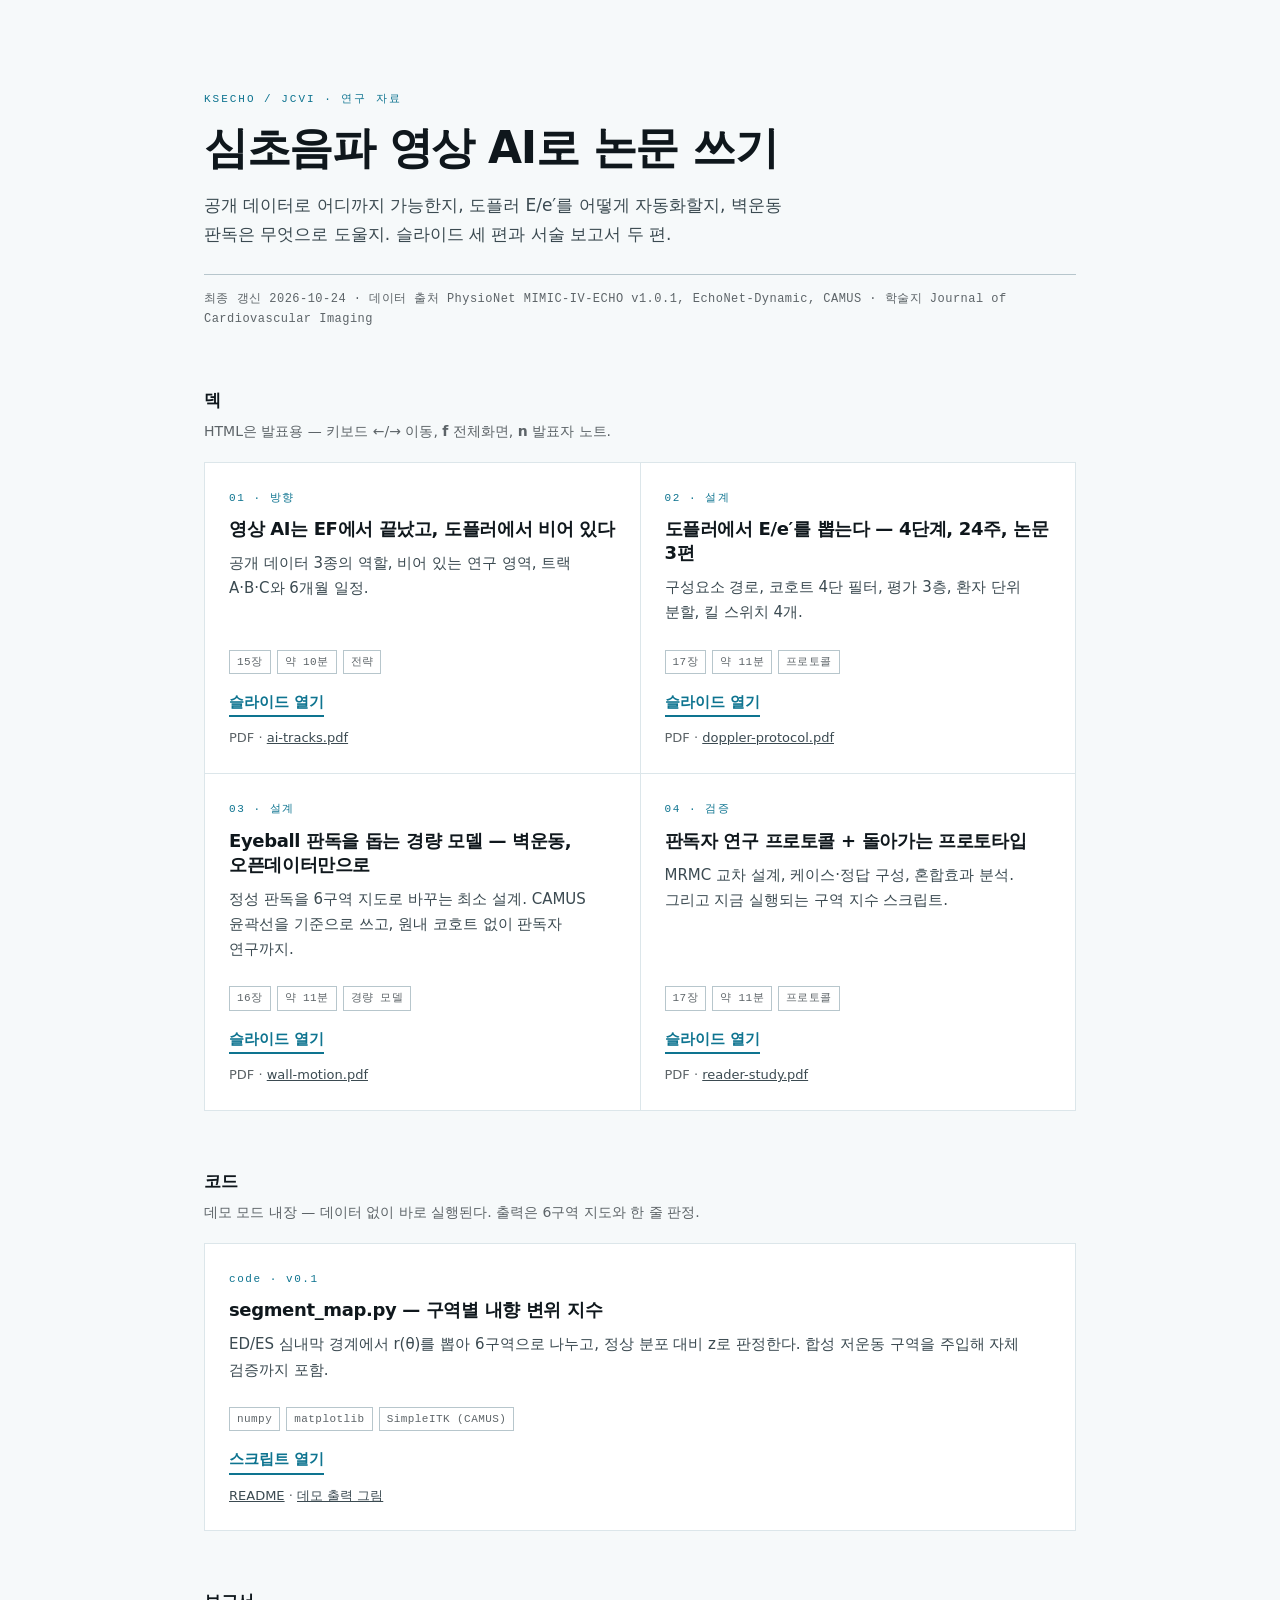
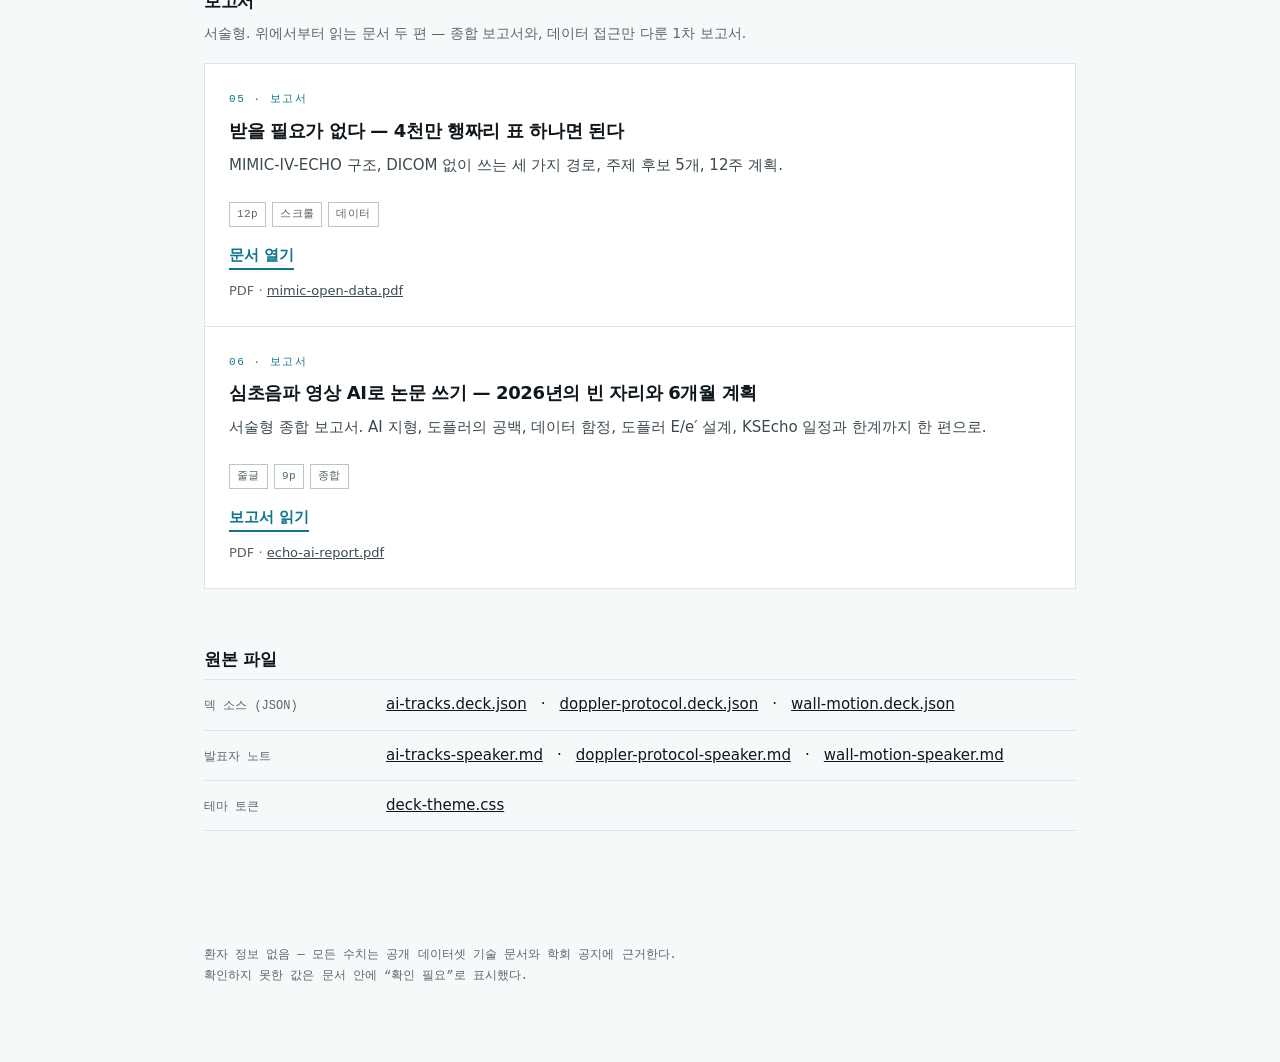
<file: index.html>
<!DOCTYPE html>
<html lang="ko">
<head>
<meta charset="utf-8">
<meta name="viewport" content="width=device-width, initial-scale=1">
<title>KSEcho 연구 자료 — 심초음파 AI · 오픈데이터</title>
<meta name="description" content="한국심초음파학회(KSEcho) 투고를 위한 연구 자료 모음 — 공개 데이터 활용 전략, AI 연구 트랙, 도플러 E/e′ 실험설계.">
<meta property="og:title" content="KSEcho 연구 자료 — 심초음파 AI · 오픈데이터">
<meta property="og:description" content="공개 데이터 활용 전략 · AI 트랙 3개 · 도플러 E/e′ 실험설계">
<meta property="og:type" content="website">
<link rel="icon" href="data:image/svg+xml,%3Csvg xmlns='http://www.w3.org/2000/svg' viewBox='0 0 32 32'%3E%3Crect width='32' height='32' fill='%230E7490'/%3E%3C/svg%3E">
<style>
  :root {
    --c-bg: #F6F9FA;
    --c-surface: #FFFFFF;
    --c-line: #DCE6EA;
    --c-line-strong: #B7C6CC;
    --c-ink: #0F171C;
    --c-ink-2: #3B4A51;
    --c-ink-3: #5D6468;
    --c-accent: #0E7490;
    --c-accent-quiet: #E4F0F4;
    --pad-x: clamp(28px, 5vw, 96px);
    --maxw: 1000px;
  }
  *, *::before, *::after { box-sizing: border-box; }
  body {
    margin: 0;
    background: var(--c-bg);
    color: var(--c-ink);
    font-family: "Pretendard", "Noto Sans KR", system-ui, -apple-system, sans-serif;
    font-size: 1rem;
    line-height: 1.68;
    word-break: keep-all;
    line-break: strict;
    overflow-wrap: break-word;
    hyphens: none;
    -webkit-font-smoothing: antialiased;
  }
  .wrap {
    max-width: var(--maxw);
    margin-inline: auto;
    padding-inline: var(--pad-x);
    padding-top: clamp(48px, 7vw, 104px);
    padding-bottom: clamp(56px, 8vw, 120px);
  }
  .eyebrow {
    font-family: ui-monospace, "SFMono-Regular", Menlo, monospace;
    font-size: .6875rem;
    letter-spacing: .18em;
    text-transform: uppercase;
    color: var(--c-accent);
    margin: 0 0 14px;
  }
  h1 {
    font-size: clamp(1.75rem, 4.4vw, 2.75rem);
    font-weight: 800;
    letter-spacing: -.03em;
    line-height: 1.16;
    margin: 0 0 18px;
    max-width: 20ch;
  }
  .lede {
    font-size: 1.0625rem;
    color: var(--c-ink-2);
    max-width: 56ch;
    margin: 0 0 12px;
  }
  .meta {
    font-family: ui-monospace, "SFMono-Regular", Menlo, monospace;
    font-size: .75rem;
    color: var(--c-ink-3);
    letter-spacing: .04em;
    margin-top: 26px;
    padding-top: 14px;
    border-top: 1px solid var(--c-line-strong);
  }
  h2 {
    font-size: 1.0625rem;
    font-weight: 800;
    letter-spacing: -.02em;
    margin: 56px 0 6px;
  }
  .hint { font-size: .875rem; color: var(--c-ink-3); margin: 0 0 18px; }

  .cards { display: grid; gap: 1px; background: var(--c-line); border: 1px solid var(--c-line); }
  @media (min-width: 760px) { .cards { grid-template-columns: 1fr 1fr; } .cards--single { grid-template-columns: 1fr; } }
  .card {
    background: var(--c-surface);
    padding: 26px 24px 24px;
    display: flex;
    flex-direction: column;
    gap: 10px;
  }
  .card .num {
    font-family: ui-monospace, "SFMono-Regular", Menlo, monospace;
    font-size: .6875rem;
    letter-spacing: .14em;
    color: var(--c-accent);
  }
  .card h3 {
    font-size: 1.125rem;
    font-weight: 800;
    letter-spacing: -.02em;
    line-height: 1.34;
    margin: 0;
  }
  .card p { margin: 0; font-size: .9375rem; color: var(--c-ink-2); }
  .card .tags {
    display: flex; flex-wrap: wrap; gap: 6px;
    margin-top: auto; padding-top: 14px;
  }
  .tag {
    font-family: ui-monospace, "SFMono-Regular", Menlo, monospace;
    font-size: .6875rem;
    letter-spacing: .04em;
    color: var(--c-ink-3);
    border: 1px solid var(--c-line-strong);
    padding: 2px 7px;
  }
  .card a.open {
    display: inline-block;
    margin-top: 6px;
    font-weight: 700;
    font-size: .9375rem;
    color: var(--c-accent);
    text-decoration: none;
    border-bottom: 2px solid var(--c-accent);
    align-self: flex-start;
  }
  .card a.open:hover { background: var(--c-accent-quiet); }
  .card .alt { font-size: .8125rem; color: var(--c-ink-3); }
  .card .alt a { color: var(--c-ink-2); }

  ul.plain { list-style: none; margin: 0; padding: 0; }
  ul.plain li {
    border-top: 1px solid var(--c-line);
    padding: 12px 0;
    display: flex;
    flex-wrap: wrap;
    gap: 4px 14px;
    align-items: baseline;
    font-size: .9375rem;
  }
  ul.plain li:last-child { border-bottom: 1px solid var(--c-line); }
  ul.plain .k {
    font-family: ui-monospace, "SFMono-Regular", Menlo, monospace;
    font-size: .75rem;
    color: var(--c-ink-3);
    min-width: 168px;
  }
  ul.plain a { color: var(--c-ink); }
  ul.plain a:hover { color: var(--c-accent); }

  footer {
    max-width: var(--maxw);
    margin-inline: auto;
    padding: 0;
    margin-inline: auto;
    max-width: var(--maxw);
    font-family: ui-monospace, "SFMono-Regular", Menlo, monospace;
    font-size: .75rem;
    color: var(--c-ink-3);
    line-height: 1.7;
  }
  .wrap--foot { padding-top: 0; padding-bottom: 64px; }
  a { color: var(--c-accent); }
  :focus-visible { outline: 3px solid var(--c-accent); outline-offset: 3px; }
</style>
</head>
<body>
<div class="wrap">
  <p class="eyebrow">KSEcho / JCVI · 연구 자료</p>
  <h1>심초음파 영상 AI로 논문 쓰기</h1>
  <p class="lede">공개 데이터로 어디까지 가능한지, 도플러 E/e′를 어떻게 자동화할지, 벽운동 판독은 무엇으로 도울지. 슬라이드 세 편과 서술 보고서 두 편.</p>
  <p class="meta">최종 갱신 2026-10-24 · 데이터 출처 PhysioNet MIMIC-IV-ECHO v1.0.1, EchoNet-Dynamic, CAMUS · 학술지 Journal of Cardiovascular Imaging</p>

  <h2>덱</h2>
  <p class="hint">HTML은 발표용 — 키보드 ←/→ 이동, <b>f</b> 전체화면, <b>n</b> 발표자 노트.</p>
  <div class="cards">
    <div class="card">
      <span class="num">01 · 방향</span>
      <h3>영상 AI는 EF에서 끝났고, 도플러에서 비어 있다</h3>
      <p>공개 데이터 3종의 역할, 비어 있는 연구 영역, 트랙 A·B·C와 6개월 일정.</p>
      <div class="tags"><span class="tag">15장</span><span class="tag">약 10분</span><span class="tag">전략</span></div>
      <a class="open" href="ai-tracks.html">슬라이드 열기</a>
      <span class="alt">PDF · <a href="pdf/ai-tracks.pdf">ai-tracks.pdf</a></span>
    </div>
    <div class="card">
      <span class="num">02 · 설계</span>
      <h3>도플러에서 E/e′를 뽑는다 — 4단계, 24주, 논문 3편</h3>
      <p>구성요소 경로, 코호트 4단 필터, 평가 3층, 환자 단위 분할, 킬 스위치 4개.</p>
      <div class="tags"><span class="tag">17장</span><span class="tag">약 11분</span><span class="tag">프로토콜</span></div>
      <a class="open" href="doppler-protocol.html">슬라이드 열기</a>
      <span class="alt">PDF · <a href="pdf/doppler-protocol.pdf">doppler-protocol.pdf</a></span>
    </div>
    <div class="card">
      <span class="num">03 · 설계</span>
      <h3>Eyeball 판독을 돕는 경량 모델 — 벽운동, 오픈데이터만으로</h3>
      <p>정성 판독을 6구역 지도로 바꾸는 최소 설계. CAMUS 윤곽선을 기준으로 쓰고, 원내 코호트 없이 판독자 연구까지.</p>
      <div class="tags"><span class="tag">16장</span><span class="tag">약 11분</span><span class="tag">경량 모델</span></div>
      <a class="open" href="wall-motion.html">슬라이드 열기</a>
      <span class="alt">PDF · <a href="pdf/wall-motion.pdf">wall-motion.pdf</a></span>
    </div>
    <div class="card">
      <span class="num">04 · 검증</span>
      <h3>판독자 연구 프로토콜 + 돌아가는 프로토타입</h3>
      <p>MRMC 교차 설계, 케이스·정답 구성, 혼합효과 분석. 그리고 지금 실행되는 구역 지수 스크립트.</p>
      <div class="tags"><span class="tag">17장</span><span class="tag">약 11분</span><span class="tag">프로토콜</span></div>
      <a class="open" href="reader-study.html">슬라이드 열기</a>
      <span class="alt">PDF · <a href="pdf/reader-study.pdf">reader-study.pdf</a></span>
    </div>
  </div>


  <h2>코드</h2>
  <p class="hint">데모 모드 내장 — 데이터 없이 바로 실행된다. 출력은 6구역 지도와 한 줄 판정.</p>
  <div class="cards cards--single">
    <div class="card">
      <span class="num">code · v0.1</span>
      <h3>segment_map.py — 구역별 내향 변위 지수</h3>
      <p>ED/ES 심내막 경계에서 r(θ)를 뽑아 6구역으로 나누고, 정상 분포 대비 z로 판정한다. 합성 저운동 구역을 주입해 자체 검증까지 포함.</p>
      <div class="tags"><span class="tag">numpy</span><span class="tag">matplotlib</span><span class="tag">SimpleITK (CAMUS)</span></div>
      <a class="open" href="code/segment_map.py">스크립트 열기</a>
      <span class="alt"><a href="code/README.md">README</a> · <a href="code/demo_map.png">데모 출력 그림</a></span>
    </div>
  </div>

  <h2>보고서</h2>
  <p class="hint">서술형. 위에서부터 읽는 문서 두 편 — 종합 보고서와, 데이터 접근만 다룬 1차 보고서.</p>
  <div class="cards cards--single">
    <div class="card">
      <span class="num">05 · 보고서</span>
      <h3>받을 필요가 없다 — 4천만 행짜리 표 하나면 된다</h3>
      <p>MIMIC-IV-ECHO 구조, DICOM 없이 쓰는 세 가지 경로, 주제 후보 5개, 12주 계획.</p>
      <div class="tags"><span class="tag">12p</span><span class="tag">스크롤</span><span class="tag">데이터</span></div>
      <a class="open" href="reports/mimic-open-data.html">문서 열기</a>
      <span class="alt">PDF · <a href="pdf/mimic-open-data.pdf">mimic-open-data.pdf</a></span>
    </div>
    <div class="card">
      <span class="num">06 · 보고서</span>
      <h3>심초음파 영상 AI로 논문 쓰기 — 2026년의 빈 자리와 6개월 계획</h3>
      <p>서술형 종합 보고서. AI 지형, 도플러의 공백, 데이터 함정, 도플러 E/e′ 설계, KSEcho 일정과 한계까지 한 편으로.</p>
      <div class="tags"><span class="tag">줄글</span><span class="tag">9p</span><span class="tag">종합</span></div>
      <a class="open" href="reports/echo-ai-report.html">보고서 읽기</a>
      <span class="alt">PDF · <a href="pdf/echo-ai-report.pdf">echo-ai-report.pdf</a></span>
    </div>
  </div>

  <h2>원본 파일</h2>
  <ul class="plain">
    <li><span class="k">덱 소스 (JSON)</span><a href="source/ai-tracks.deck.json">ai-tracks.deck.json</a> · <a href="source/doppler-protocol.deck.json">doppler-protocol.deck.json</a> · <a href="source/wall-motion.deck.json">wall-motion.deck.json</a></li>
    <li><span class="k">발표자 노트</span><a href="notes/ai-tracks-speaker.md">ai-tracks-speaker.md</a> · <a href="notes/doppler-protocol-speaker.md">doppler-protocol-speaker.md</a> · <a href="notes/wall-motion-speaker.md">wall-motion-speaker.md</a></li>
    <li><span class="k">테마 토큰</span><a href="source/deck-theme.css">deck-theme.css</a></li>
  </ul>
</div>

<footer><div class="wrap wrap--foot">
  <p>환자 정보 없음 — 모든 수치는 공개 데이터셋 기술 문서와 학회 공지에 근거한다.<br>
  확인하지 못한 값은 문서 안에 &ldquo;확인 필요&rdquo;로 표시했다.</p>
</div></footer>
</body>
</html>
</file>
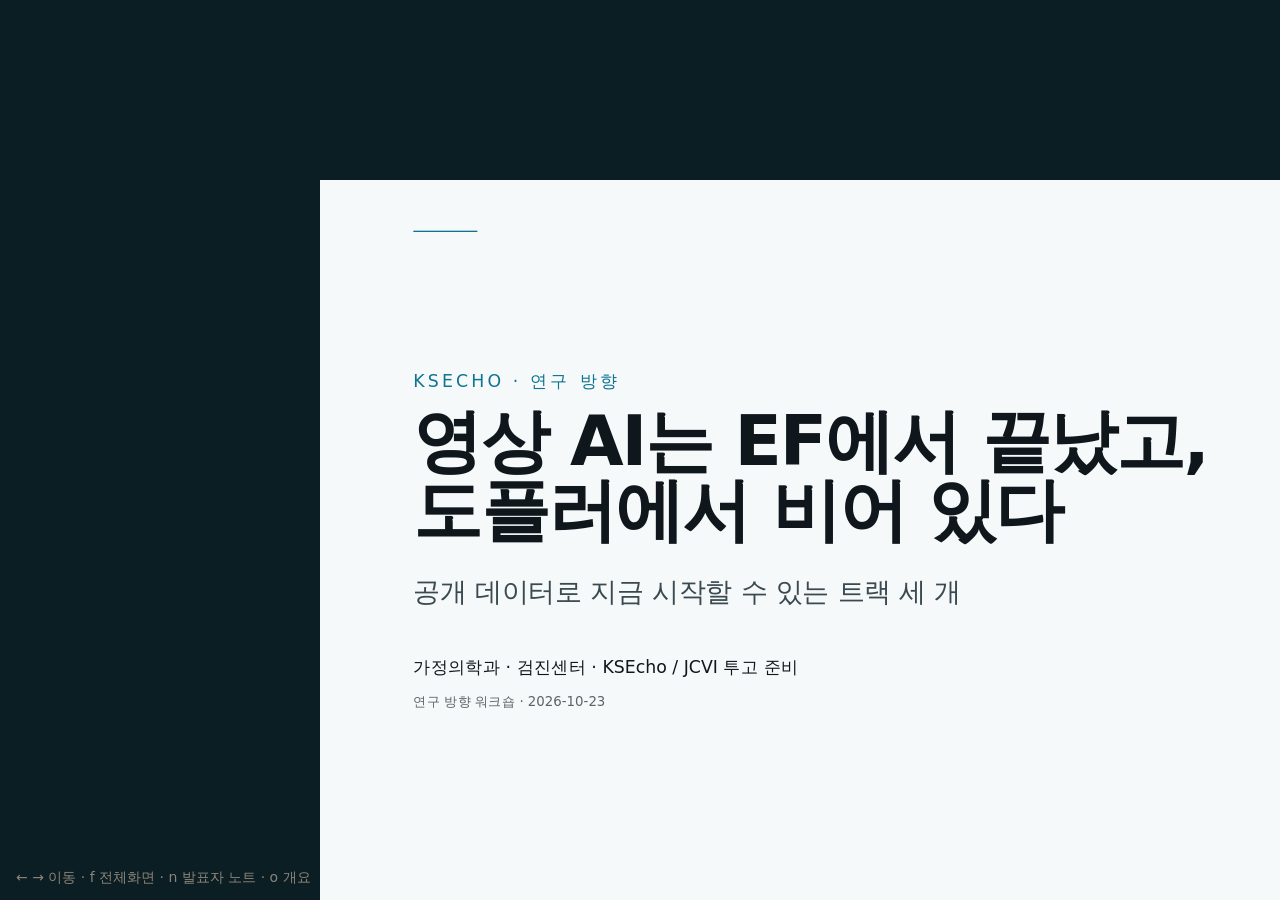
<file: ai-tracks.html>
<!doctype html>
<html lang="ko">
<head>
<meta charset="utf-8">
<title>심초음파 영상 AI — 어디가 비어 있는가</title>
<style>
/* generated by make-deck.py from deck-theme.css */
/* deck-craft — slide tokens (1920×1080 stage)
 * 발표 슬라이드용 토큰. 여기 값만 바꾸면 덱 전체 톤이 바뀐다.
 * 컴포넌트 CSS(make-deck.py 안)에는 hex 를 쓰지 않는다.
 *
 * ⚠ 테마를 덱 주제·청중(학회/기업/정부/교육)마다 새로 유도한다(이 파일 값은 예시).
 *   python3 ~/.config/opencode/skills/design-craft/scripts/theme-advisor.py \
 *     --subject "<발표 주제>" --medium deck --mood "<청중 톤>" --write <임시파일>
 *   → --color-*·--font-*·타이포·밀도를 교체하고 --stage-* 규격은 그대로 둔다.
 *   청중→테마: academic editorial-serif/clinical-precise · corporate swiss-grid ·
 *   government document-plain · education playful-geometric/warm-journal.
 */
:root {
  /* stage */
  --stage-w: 1920px;
  --stage-h: 1080px;
  --stage-pad-x: 140px;
  --stage-pad-y: 110px;

  /* surfaces — 발표장 조명에서는 밝은 배경 + 진한 글자가 가장 안전하다 */
  --color-surface-0: #FBFAF8;
  --color-surface-1: #F1EDE7;
  --color-surface-2: #E4DED5;
  --color-surface-inverse: #14120F;
  --color-text-1: #14120F;
  --color-text-2: #4C463E;
  --color-text-3: #6F675B;   /* 대비 5.34:1 on surface-0 — 캡션도 4.5:1 을 넘긴다 */
  --color-text-on-inverse: #F3EFE9;
  --color-border: rgba(20, 18, 15, .16);
  --color-border-strong: rgba(20, 18, 15, .34);
  --color-accent: #B33A0B;
  --color-accent-quiet: #EFD9CC;
  --color-muted-bar: #C9C2B8;
  --color-positive: #2F6F4E;
  --color-negative: #A32A2A;

  /* type — 발표장 뒤에서 읽히는 최소 크기 기준
   * display 96 / h1 72 / h2 56 / body 36 / small 26 / caption 20
   * 본문 최소 24pt(≈32px) 를 절대 내려가지 않는다. */
  --font-display: "Fraunces", "Noto Serif KR", Georgia, serif;
  --font-body: "Pretendard", "Sora", system-ui, sans-serif;
  --text-display: 104px;
  --text-h1: 76px;
  --text-h2: 54px;
  --text-h3: 40px;
  --text-body: 36px;
  --text-small: 26px;
  --text-caption: 20px;
  --text-kpi: 132px;

  --leading-tight: 1.0;
  --leading-heading: 1.12;
  --leading-body: 1.45;
  --tracking-display: -.025em;
  --tracking-heading: -.02em;

  /* space */
  --space-1: 6px; --space-2: 12px; --space-3: 18px; --space-4: 24px;
  --space-5: 36px; --space-6: 48px; --space-7: 72px; --space-8: 96px;

  /* shape */
  --radius-sm: 3px;
  --radius-md: 8px;
  --rule: 3px;

  /* motion — 발표에서는 페이드 1종만 */
  --duration-in: 260ms;
  --ease-out: cubic-bezier(.22, 1, .36, 1);

  /* chart */
  --chart-axis: rgba(20, 18, 15, .22);
  --chart-grid: rgba(20, 18, 15, .10);
  --chart-label: var(--color-text-2);
}

/* ── 이 덱의 테마: clinical-precise 변형 (cool) ──
 * 주제: 심초음파 영상 AI · 청중: 학회(academic) · 매체: 16:9 발표
 * 근거: 발표장 조명 → 밝은 바탕 + 진한 글자. 악센트는 청록 1색만.
 */
:root {
  --color-surface-0: #F6F9FA;
  --color-surface-1: #EAF1F3;
  --color-surface-2: #DCE6EA;
  --color-surface-inverse: #0B1E24;
  --color-text-1: #0F171C;
  --color-text-2: #3B4A51;
  --color-text-3: #5D6468;
  --color-text-on-inverse: #E8F1F3;
  --color-border: rgba(15, 23, 28, .15);
  --color-border-strong: rgba(15, 23, 28, .32);
  --color-accent: #0E7490;
  --color-accent-quiet: #D3E6EC;
  --color-muted-bar: #B7C6CC;
  --color-positive: #2D6A4B;
  --color-negative: #9E2B2B;
  --chart-axis: rgba(15, 23, 28, .22);
  --chart-grid: rgba(15, 23, 28, .09);
  --rule: 2px;
  --radius-sm: 0px;
  --radius-md: 0px;
  --font-display: "Pretendard", "Noto Sans KR", system-ui, sans-serif;
  --font-body: "Pretendard", "Noto Sans KR", system-ui, sans-serif;
  --tracking-display: -.03em;
  --tracking-heading: -.025em;
}
/* 접근성 — 키보드 포커스 링 */
:focus-visible { outline: 3px solid var(--color-accent); outline-offset: 4px; }


*,*::before,*::after{box-sizing:border-box}
html,body{margin:0;padding:0}
body{background:var(--color-surface-0);color:var(--color-text-1);
  font-family:var(--font-body);font-size:var(--text-body);line-height:var(--leading-body);
  -webkit-font-smoothing:antialiased;font-kerning:normal;
  word-break:keep-all;line-break:strict;overflow-wrap:break-word}
.slide{position:relative;width:var(--stage-w);height:var(--stage-h);
  padding:var(--stage-pad-y) var(--stage-pad-x);display:flex;flex-direction:column;
  background:var(--color-surface-0);overflow:hidden}
.slide::before{content:"";position:absolute;left:var(--stage-pad-x);top:calc(var(--stage-pad-y) - 34px);
  width:96px;height:var(--rule);background:var(--color-accent)}
.slide__head{flex:0 0 auto;max-width:1520px}
.slide__kicker{font-size:var(--text-caption);letter-spacing:.16em;text-transform:uppercase;
  color:var(--color-text-3);margin:0 0 var(--space-3)}
.slide__title{font-family:var(--font-display);font-size:var(--text-h2);
  line-height:var(--leading-heading);letter-spacing:var(--tracking-heading);margin:0;text-wrap:balance}
.slide__lede{font-size:var(--text-small);color:var(--color-text-2);margin:var(--space-4) 0 0;max-width:1400px}
.slide__body{flex:1 1 auto;display:flex;flex-direction:column;justify-content:center;
  gap:var(--space-6);min-height:0;padding-top:var(--space-6)}
.slide__figure{width:100%;display:flex;justify-content:flex-start}
.slide__source{position:absolute;left:var(--stage-pad-x);right:var(--stage-pad-x);
  bottom:calc(var(--stage-pad-y) - 46px);font-size:var(--text-caption);color:var(--color-text-3);margin:0}
.bullets{margin:0;padding:0;list-style:none;display:flex;flex-direction:column;gap:var(--space-4)}
.bullets li{position:relative;padding-left:var(--space-6);max-width:1500px}
.bullets li::before{content:"";position:absolute;left:0;top:.55em;width:14px;height:var(--rule);
  background:var(--color-accent)}
.bullets--tight{gap:var(--space-3)}
.bullets--tight li{font-size:var(--text-small)}
.chart{width:100%;max-width:1440px;height:auto;display:block}
.chart__value{font-family:var(--font-display);font-size:52px;fill:var(--color-text-1);
  font-variant-numeric:tabular-nums}
.chart__label{font-family:var(--font-body);font-size:30px;fill:var(--chart-label)}
.kpis{list-style:none;margin:0;padding:0;display:flex;gap:var(--space-8);flex-wrap:wrap}
.kpis li{display:flex;flex-direction:column;gap:var(--space-2)}
.kpi__value{font-family:var(--font-display);font-size:var(--text-kpi);line-height:1;
  letter-spacing:var(--tracking-display);font-variant-numeric:tabular-nums}
.kpi__label{font-size:var(--text-small);color:var(--color-text-2)}
.tbl{border-collapse:collapse;font-size:var(--text-small);width:100%;max-width:1500px}
.tbl th{text-align:left;font-weight:600;border-bottom:2px solid var(--color-border-strong);
  padding:var(--space-3) var(--space-4)}
.tbl td{padding:var(--space-3) var(--space-4);border-bottom:1px solid var(--color-border);
  font-variant-numeric:tabular-nums}
.cmp{display:flex;gap:var(--space-7);width:100%}
.cmp__col{flex:1 1 0;border-top:var(--rule) solid var(--color-muted-bar);padding-top:var(--space-4)}
.cmp__col:first-child{border-top-color:var(--color-accent)}
.cmp__col h3{font-family:var(--font-display);font-size:var(--text-h3);margin:0 0 var(--space-4)}
.cmp__col ul{margin:0;padding-left:1.1em;font-size:var(--text-small);line-height:1.7}
.quote{margin:0;max-width:1500px}
.quote p{font-family:var(--font-display);font-size:var(--text-h1);line-height:1.25;
  letter-spacing:var(--tracking-heading);margin:0}
.quote cite{display:block;margin-top:var(--space-5);font-size:var(--text-small);
  font-style:normal;color:var(--color-text-3)}
.tl,.flow{list-style:none;margin:0;padding:0;display:flex;gap:var(--space-5);width:100%}
.tl li,.flow li{flex:1 1 0;border-top:var(--rule) solid var(--color-accent);
  padding-top:var(--space-4);display:flex;flex-direction:column;gap:var(--space-2)}
.tl__meta{font-size:var(--text-caption);color:var(--color-text-3);letter-spacing:.08em}
.tl__title,.flow__t{font-size:var(--text-h3);font-family:var(--font-display)}
.flow__b{font-size:var(--text-small);color:var(--color-text-2)}
.cover{display:flex;flex-direction:column;justify-content:center;height:100%;gap:var(--space-3)}
.cover__kicker{font-size:var(--text-small);letter-spacing:.18em;text-transform:uppercase;
  color:var(--color-accent);margin:0}
.cover__title{font-family:var(--font-display);font-size:var(--text-display);line-height:var(--leading-tight);
  letter-spacing:var(--tracking-display);margin:0;max-width:1520px;text-wrap:balance}
.cover__lede{font-size:var(--text-h3);color:var(--color-text-2);margin:var(--space-4) 0 0;max-width:1300px}
.cover__who{font-size:var(--text-small);margin:var(--space-6) 0 0}
.cover__event{font-size:var(--text-caption);color:var(--color-text-3);margin:0}
.slide--section,.slide--closing{background:var(--color-surface-inverse);color:var(--color-text-on-inverse)}
.slide--section .cover__kicker,.slide--closing .cover__kicker{color:var(--color-accent-quiet)}
.slide--section .cover__lede,.slide--closing .cover__lede{color:var(--color-text-on-inverse)}
/* 어두운 슬라이드에서는 캡션 색을 on-inverse 로 바꾼다 (text-3 은 밝은 배경용) */
.slide--section .slide__num,.slide--closing .slide__num,
.slide--section .slide__source,.slide--closing .slide__source,
.slide--section .slide__kicker,.slide--closing .slide__kicker{color:var(--color-text-on-inverse)}
.slide__num{position:absolute;right:var(--stage-pad-x);bottom:calc(var(--stage-pad-y) - 46px);
  font-size:var(--text-caption);color:var(--color-text-3);font-variant-numeric:tabular-nums}
@media (prefers-reduced-motion:reduce){*{transition:none!important;animation:none!important}}

html,body{margin:0;height:100%;background:var(--color-surface-inverse);overflow:hidden}
#stage{position:fixed;inset:0;display:grid;place-items:center}
#deck{width:var(--stage-w);height:var(--stage-h);transform-origin:center center;position:relative}
.slide{position:absolute;inset:0;display:none}
.slide.is-active{display:flex;animation:fade var(--duration-in) var(--ease-out)}
@keyframes fade{from{opacity:0;transform:translateY(10px)}to{opacity:1;transform:none}}
#help{position:fixed;left:16px;bottom:12px;color:#8b8478;font:14px/1.4 system-ui;z-index:10}
</style>
</head>
<body>
<div id="stage"><div id="deck"><section class="slide slide--cover" id="s1" data-index="1"><div class="cover"><p class="cover__kicker">KSEcho · 연구 방향</p><h1 class="cover__title">영상 AI는 EF에서 끝났고,
도플러에서 비어 있다</h1><p class="cover__lede">공개 데이터로 지금 시작할 수 있는 트랙 세 개</p><p class="cover__who">가정의학과 · 검진센터 · KSEcho / JCVI 투고 준비</p><p class="cover__event">연구 방향 워크숍 · 2026-10-23</p></div><span class="slide__num">1 / 15</span></section><section class="slide slide--claim" id="s2" data-index="2"><header class="slide__head"><p class="slide__kicker">01 지형</p><h2 class="slide__title">LVEF 예측 모델은 더 이상 논문이 아니다</h2></header><div class="slide__body"><ul class="bullets"><li>2020년 EchoNet-Dynamic 이후 EF 회귀는 표준 벤치마크로 굳었다</li><li>2024–2026년 사이 영상 파운데이션 모델이 등장해 &#x27;처음부터 학습&#x27;의 가치를 지웠다</li><li>심사자가 지금 묻는 것은 정확도가 아니라 일반화·임상 효용이다</li><li>혼자 시작하는 사람이 이길 수 없는 싸움이다</li></ul></div><p class="slide__source">EchoNet-Dynamic(Ouyang et al., Nature 2020) · EchoPrime 2024 · EchoDino 2026</p><span class="slide__num">2 / 15</span></section><section class="slide slide--figure" id="s3" data-index="3"><header class="slide__head"><p class="slide__kicker">02 지형</p><h2 class="slide__title">쓸 수 있는 공개 데이터는 사실 세 개뿐이다</h2></header><div class="slide__body"><div class="slide__figure"><ul class="kpis"><li><span class="kpi__value">10,030</span><span class="kpi__label">EchoNet-Dynamic · 영상</span></li><li><span class="kpi__value">206,488</span><span class="kpi__label">MIMIC-IV-ECHO · 측정값+결과</span></li><li><span class="kpi__value">500</span><span class="kpi__label">CAMUS · 분할 라벨</span></li></ul></div></div><p class="slide__source">각 데이터셋 공식 기술 페이지 기준 (2026-10 확인)</p><span class="slide__num">3 / 15</span></section><section class="slide slide--claim" id="s4" data-index="4"><header class="slide__head"><p class="slide__kicker">03 빈 자리</p><h2 class="slide__title">비어 있는 곳은 B-mode가 아니라 도플러다</h2></header><div class="slide__body"><ul class="bullets"><li>공개 영상 데이터는 거의 전부 심첨 4방 단면이다 — 도플러 클립이 없다</li><li>그런데 외래에서 판단을 가르는 것은 E/e′, TR jet, 판막 파형이다</li><li>도플러 자동측정은 파형 분할이 필요해 B-mode보다 어렵고, 그래서 덜 풀렸다</li><li>어렵고 덜 풀린 곳 = 혼자서도 기여할 수 있는 곳</li></ul></div><span class="slide__num">4 / 15</span></section><section class="slide slide--claim" id="s5" data-index="5"><header class="slide__head"><p class="slide__kicker">04 반전</p><h2 class="slide__title">도플러 라벨은 이미 20만 건 넘게 쌓여 있다 — 숫자 형태로</h2></header><div class="slide__body"><ul class="bullets"><li>MIMIC-IV-ECHO는 카디올로지스트가 기록한 측정값을 검사당 180–230개 보관한다</li><li>여기에 사망·입원·동반질환이 subject_id로 붙어 있다</li><li>즉 &#x27;영상 → 숫자&#x27;를 사람이 라벨링하지 않고도 학습할 수 있다 (weak supervision)</li><li>문제는 영상 쪽 — 도플러 클립을 찾아내는 일이 남는다</li></ul></div><p class="slide__source">MIMIC-IV-ECHO v1.0.1 · 91,372명 · 2008–2022</p><span class="slide__num">5 / 15</span></section><section class="slide slide--figure" id="s6" data-index="6"><header class="slide__head"><p class="slide__kicker">05 데이터</p><h2 class="slide__title">세 데이터는 역할이 다르고, 겹치지 않는다</h2></header><div class="slide__body"><div class="slide__figure"><table class="tbl"><thead><tr><th scope="col">데이터</th><th scope="col">영상</th><th scope="col">도플러 라벨</th><th scope="col">임상 결과</th><th scope="col">접근</th></tr></thead><tbody><tr><td>EchoNet-Dynamic</td><td>10,030 클립</td><td>없음</td><td>없음</td><td>신청 후</td></tr><tr><td>MIMIC-IV-ECHO</td><td>7,228 검사(영상분)</td><td>있음 (숫자)</td><td>사망·입원</td><td>Credentialed</td></tr><tr><td>CAMUS</td><td>500명 · 3 view</td><td>없음</td><td>없음</td><td>신청 후</td></tr><tr><td>검진 코호트(내 기관)</td><td>미확인</td><td>판독문</td><td>추적 가능</td><td>IRB</td></tr></tbody></table></div></div><p class="slide__source">데이터셋 공식 문서 · 내 기관 규모는 미확인</p><span class="slide__num">6 / 15</span></section><section class="slide slide--compare" id="s7" data-index="7"><header class="slide__head"><p class="slide__kicker">06 선택지</p><h2 class="slide__title">트랙은 난이도가 아니라 &#x27;무엇을 증명하나&#x27;로 갈린다</h2></header><div class="slide__body"><div class="slide__figure"><div class="cmp"><div class="cmp__col"><h3>A. 뷰·적합도 트리아지</h3><ul><li>검진 echo 중 전문의 판독이 필요한 건을 자동 선별</li><li>라벨이 뷰 이름뿐이라 가장 빠름</li><li>임상 효용은 크지만 학술적 신규성은 낮음</li></ul></div><div class="cmp__col"><h3>B. 도플러 E/e′ 자동 추정</h3><ul><li>약지도 라벨로 파형에서 이완기 지표를 뽑는다</li><li>비어 있는 영역 + 학회 주제 적합</li><li>전처리 난이도가 높고 6개월 필요</li></ul></div></div></div></div><span class="slide__num">7 / 15</span></section><section class="slide slide--figure" id="s8" data-index="8"><header class="slide__head"><p class="slide__kicker">07 선택지</p><h2 class="slide__title">세 트랙을 같은 잣대로 재면 순서가 정해진다</h2></header><div class="slide__body"><div class="slide__figure"><table class="tbl"><thead><tr><th scope="col">트랙</th><th scope="col">증명하는 것</th><th scope="col">기간</th><th scope="col">실패 시</th></tr></thead><tbody><tr><td>A. 뷰 트리아지</td><td>운영 효율</td><td>8–10주</td><td>학술지보다 학회 초록</td></tr><tr><td>B. 도플러 E/e′</td><td>새 측정 자동화</td><td>5–6개월</td><td>방법론 논문으로 축소</td></tr><tr><td>C. 교차 데이터 일반화</td><td>일반화 가능성</td><td>3–4개월</td><td>부록 분석으로 흡수</td></tr></tbody></table></div></div><p class="slide__source">내 판단 · 기간은 1인 수행 기준</p><span class="slide__num">8 / 15</span></section><section class="slide slide--claim" id="s9" data-index="9"><header class="slide__head"><p class="slide__kicker">08 1순위</p><h2 class="slide__title">본선은 B — 도플러에서 이완기 지표를 뽑는다</h2></header><div class="slide__body"><ul class="bullets"><li>주제 적합성: 이완기능은 KSEcho의 본령이고 심사에서 설명이 필요 없다</li><li>경쟁 공백: 공개 영상에 도플러가 거의 없어 선행연구가 얇다</li><li>데이터: 라벨은 MIMIC 숫자, 영상은 선택 다운로드, 검증은 내 검진 코호트</li><li>확장: E/e′가 되면 TR jet·판막 파형으로 같은 파이프라인을 재사용한다</li></ul></div><span class="slide__num">9 / 15</span></section><section class="slide slide--flow" id="s10" data-index="10"><header class="slide__head"><p class="slide__kicker">09 설계</p><h2 class="slide__title">파이프라인은 네 단계, 각 단계가 따로 논문이 된다</h2></header><div class="slide__body"><div class="slide__figure"><ol class="flow"><li><span class="flow__t">뷰 게이트</span><span class="flow__b">클립이 도플러인지 판별</span></li><li><span class="flow__t">파형 분할</span><span class="flow__b">E/A 파형 경계 검출</span></li><li><span class="flow__t">지표 회귀</span><span class="flow__b">E/e′·TR velocity 추정</span></li><li><span class="flow__t">임상 연결</span><span class="flow__b">사망·재입원과 연관</span></li></ol></div></div><p class="slide__source">각 단계 실패 시 이전 단계로 되돌아가지 않고, 그 단계 자체를 결과로 보고한다</p><span class="slide__num">10 / 15</span></section><section class="slide slide--claim" id="s11" data-index="11"><header class="slide__head"><p class="slide__kicker">10 평가</p><h2 class="slide__title">정확도로 승부하면 진다 — 재분류와 교정으로 간다</h2></header><div class="slide__body"><ul class="bullets"><li>상관계수·MAE는 이미 포화된 지표다. 심사자가 원하는 것은 임상적 결과다</li><li>Bland–Altman으로 사람 측정과의 일치도를 보인다</li><li>E/e′ 컷오프 기준 재분류(NRI)와 교정 곡선을 1차 결과로 올린다</li><li>그 다음에 사망 예측력의 증분을 본다</li></ul></div><p class="slide__source">평가 지표는 사전 등록해 사후 선택 편향을 막는다</p><span class="slide__num">11 / 15</span></section><section class="slide slide--claim" id="s12" data-index="12"><header class="slide__head"><p class="slide__kicker">11 리스크</p><h2 class="slide__title">실패는 다섯 군데서 온다</h2></header><div class="slide__body"><ul class="bullets"><li>뷰 오분류가 뒤 단계로 전파된다 → 1단계 성능을 먼저 논문으로 끊는다</li><li>MIMIC 라벨은 사람마다 다르게 잰 값이다 → 측정자 변이를 한계로 명시</li><li>도플러 앨리어싱·불완전 파형 → 품질 등급을 별도 클래스로 학습</li><li>선택 다운로드 편향 → 환자 단위 층화로 뽑는다</li><li>단일기관 미국 데이터 → 내 검진 코호트로 외부검증을 반드시 붙인다</li></ul></div><span class="slide__num">12 / 15</span></section><section class="slide slide--timeline" id="s13" data-index="13"><header class="slide__head"><p class="slide__kicker">12 일정</p><h2 class="slide__title">초록은 3개월, 본 논문은 6개월</h2></header><div class="slide__body"><div class="slide__figure"><ol class="tl"><li><span class="tl__meta">M1</span><span class="tl__title">라벨 인벤토리</span></li><li><span class="tl__meta">M2</span><span class="tl__title">선택 다운로드 · 뷰 학습</span></li><li><span class="tl__meta">M3</span><span class="tl__title">뷰 게이트 초록</span></li><li><span class="tl__meta">M4</span><span class="tl__title">파형 분할 · 회귀</span></li><li><span class="tl__meta">M5</span><span class="tl__title">외부검증</span></li><li><span class="tl__meta">M6</span><span class="tl__title">JCVI 투고</span></li></ol></div></div><p class="slide__source">KSE 2027 춘계 초록 시기는 학회 공지 확인 필요</p><span class="slide__num">13 / 15</span></section><section class="slide slide--claim" id="s14" data-index="14"><header class="slide__head"><p class="slide__kicker">13 서사</p><h2 class="slide__title">KSEcho에 맞는 서사는 &#x27;성능&#x27;이 아니라 &#x27;일반화&#x27;다</h2></header><div class="slide__body"><ul class="bullets"><li>미국 단일기관 데이터로 만든 모델을 한국 검진 인구에 적용해 본다</li><li>심초음파학회 독자가 실제로 던지는 질문이 이것이다</li><li>검진센터 소속이라는 약점이 여기서 강점으로 뒤집힌다</li><li>학회지(JCVI)는 기술·임상 융합 논문을 명시적으로 받는다</li></ul></div><p class="slide__source">JCVI aims &amp; scope: clinical, technical, experimental, translational</p><span class="slide__num">14 / 15</span></section><section class="slide slide--closing" id="s15" data-index="15"><div class="cover"><p class="cover__kicker">14 다음</p><h1 class="cover__title">다음 한 걸음은 30분 — 도플러 클립이 있는지 확인하는 것</h1></div><span class="slide__num">15 / 15</span></section></div></div>
<div id="help">← → 이동 · f 전체화면 · n 발표자 노트 · o 개요</div>
<script>
(function(){
  var slides=[].slice.call(document.querySelectorAll('.slide'));
  var i=Math.max(0,Math.min(slides.length-1,(parseInt(location.hash.replace('#s',''),10)||1)-1));
  function scale(){
    var d=document.getElementById('deck'),s=Math.min(innerWidth/1920,innerHeight/1080);
    d.style.transform='scale('+s+')';
  }
  function show(n){
    i=Math.max(0,Math.min(slides.length-1,n));
    slides.forEach(function(el,k){el.classList.toggle('is-active',k===i);});
    history.replaceState(null,'','#s'+(i+1));
    if(notesWin&&!notesWin.closed) notesWin.postMessage({i:i},'*');
  }
  var notesWin=null;
  addEventListener('keydown',function(e){
    if(e.key==='ArrowRight'||e.key===' '||e.key==='PageDown'){e.preventDefault();show(i+1);}
    else if(e.key==='ArrowLeft'||e.key==='PageUp'){e.preventDefault();show(i-1);}
    else if(e.key==='Home')show(0);
    else if(e.key==='End')show(slides.length-1);
    else if(e.key==='f'){document.documentElement.requestFullscreen&&document.documentElement.requestFullscreen();}
    else if(e.key==='n'){notesWin=open('notes.html','notes','width=760,height=520');}
    else if(e.key==='o'){document.getElementById('help').style.display=document.getElementById('help').style.display==='none'?'block':'none';}
  });
  addEventListener('resize',scale);
  scale();show(i);
})();
</script>
</body>
</html>
</file>
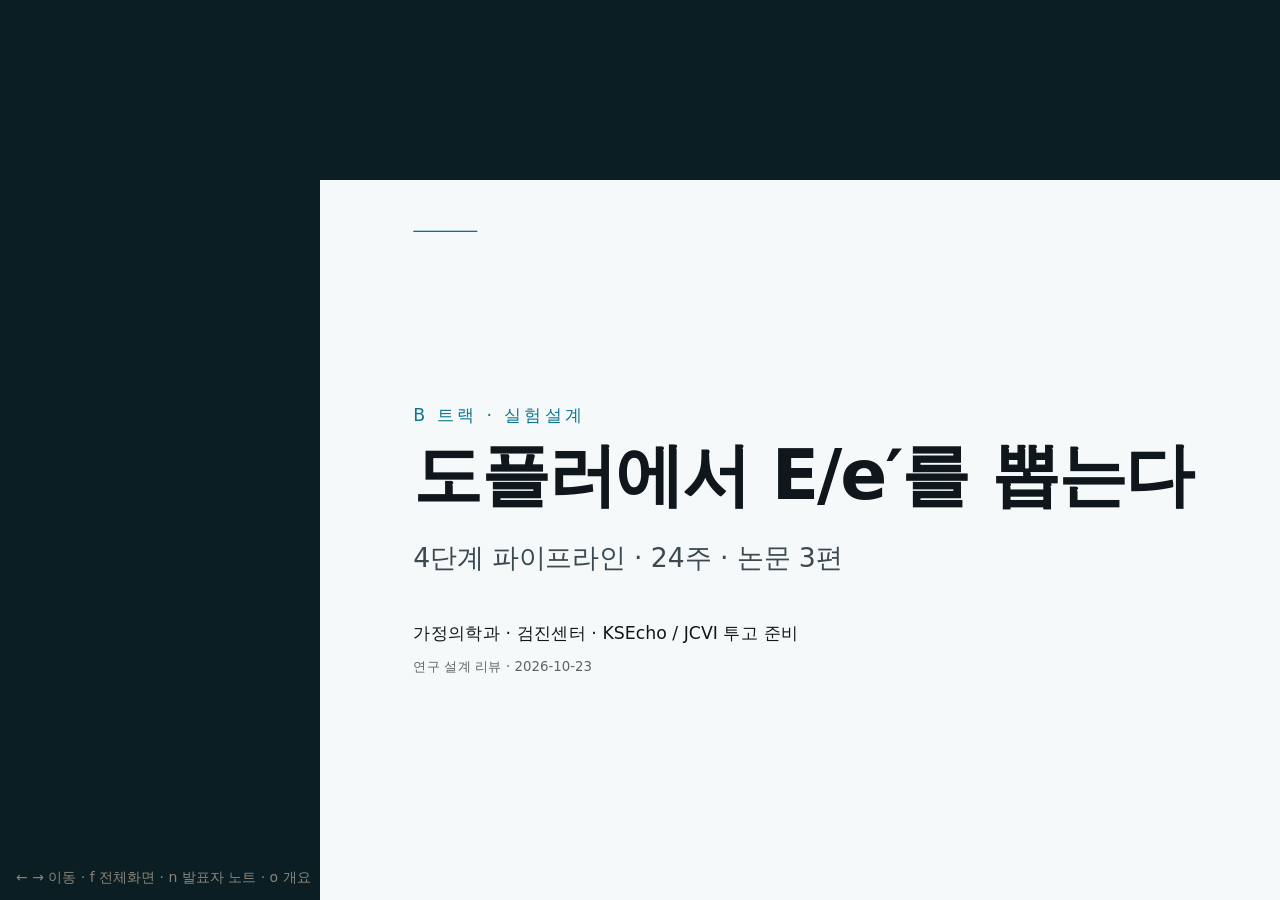
<file: doppler-protocol.html>
<!doctype html>
<html lang="ko">
<head>
<meta charset="utf-8">
<title>도플러 E/e′ 자동화 — B 트랙 실험설계</title>
<style>
/* generated by make-deck.py from deck-theme.css */
/* deck-craft — slide tokens (1920×1080 stage)
 * 발표 슬라이드용 토큰. 여기 값만 바꾸면 덱 전체 톤이 바뀐다.
 * 컴포넌트 CSS(make-deck.py 안)에는 hex 를 쓰지 않는다.
 *
 * ⚠ 테마를 덱 주제·청중(학회/기업/정부/교육)마다 새로 유도한다(이 파일 값은 예시).
 *   python3 ~/.config/opencode/skills/design-craft/scripts/theme-advisor.py \
 *     --subject "<발표 주제>" --medium deck --mood "<청중 톤>" --write <임시파일>
 *   → --color-*·--font-*·타이포·밀도를 교체하고 --stage-* 규격은 그대로 둔다.
 *   청중→테마: academic editorial-serif/clinical-precise · corporate swiss-grid ·
 *   government document-plain · education playful-geometric/warm-journal.
 */
:root {
  /* stage */
  --stage-w: 1920px;
  --stage-h: 1080px;
  --stage-pad-x: 140px;
  --stage-pad-y: 110px;

  /* surfaces — 발표장 조명에서는 밝은 배경 + 진한 글자가 가장 안전하다 */
  --color-surface-0: #FBFAF8;
  --color-surface-1: #F1EDE7;
  --color-surface-2: #E4DED5;
  --color-surface-inverse: #14120F;
  --color-text-1: #14120F;
  --color-text-2: #4C463E;
  --color-text-3: #6F675B;   /* 대비 5.34:1 on surface-0 — 캡션도 4.5:1 을 넘긴다 */
  --color-text-on-inverse: #F3EFE9;
  --color-border: rgba(20, 18, 15, .16);
  --color-border-strong: rgba(20, 18, 15, .34);
  --color-accent: #B33A0B;
  --color-accent-quiet: #EFD9CC;
  --color-muted-bar: #C9C2B8;
  --color-positive: #2F6F4E;
  --color-negative: #A32A2A;

  /* type — 발표장 뒤에서 읽히는 최소 크기 기준
   * display 96 / h1 72 / h2 56 / body 36 / small 26 / caption 20
   * 본문 최소 24pt(≈32px) 를 절대 내려가지 않는다. */
  --font-display: "Fraunces", "Noto Serif KR", Georgia, serif;
  --font-body: "Pretendard", "Sora", system-ui, sans-serif;
  --text-display: 104px;
  --text-h1: 76px;
  --text-h2: 54px;
  --text-h3: 40px;
  --text-body: 36px;
  --text-small: 26px;
  --text-caption: 20px;
  --text-kpi: 132px;

  --leading-tight: 1.0;
  --leading-heading: 1.12;
  --leading-body: 1.45;
  --tracking-display: -.025em;
  --tracking-heading: -.02em;

  /* space */
  --space-1: 6px; --space-2: 12px; --space-3: 18px; --space-4: 24px;
  --space-5: 36px; --space-6: 48px; --space-7: 72px; --space-8: 96px;

  /* shape */
  --radius-sm: 3px;
  --radius-md: 8px;
  --rule: 3px;

  /* motion — 발표에서는 페이드 1종만 */
  --duration-in: 260ms;
  --ease-out: cubic-bezier(.22, 1, .36, 1);

  /* chart */
  --chart-axis: rgba(20, 18, 15, .22);
  --chart-grid: rgba(20, 18, 15, .10);
  --chart-label: var(--color-text-2);
}

/* ── 이 덱의 테마: clinical-precise 변형 (cool) ──
 * 주제: 심초음파 영상 AI · 청중: 학회(academic) · 매체: 16:9 발표
 * 근거: 발표장 조명 → 밝은 바탕 + 진한 글자. 악센트는 청록 1색만.
 */
:root {
  --color-surface-0: #F6F9FA;
  --color-surface-1: #EAF1F3;
  --color-surface-2: #DCE6EA;
  --color-surface-inverse: #0B1E24;
  --color-text-1: #0F171C;
  --color-text-2: #3B4A51;
  --color-text-3: #5D6468;
  --color-text-on-inverse: #E8F1F3;
  --color-border: rgba(15, 23, 28, .15);
  --color-border-strong: rgba(15, 23, 28, .32);
  --color-accent: #0E7490;
  --color-accent-quiet: #D3E6EC;
  --color-muted-bar: #B7C6CC;
  --color-positive: #2D6A4B;
  --color-negative: #9E2B2B;
  --chart-axis: rgba(15, 23, 28, .22);
  --chart-grid: rgba(15, 23, 28, .09);
  --rule: 2px;
  --radius-sm: 0px;
  --radius-md: 0px;
  --font-display: "Pretendard", "Noto Sans KR", system-ui, sans-serif;
  --font-body: "Pretendard", "Noto Sans KR", system-ui, sans-serif;
  --tracking-display: -.03em;
  --tracking-heading: -.025em;
}
/* 접근성 — 키보드 포커스 링 */
:focus-visible { outline: 3px solid var(--color-accent); outline-offset: 4px; }


*,*::before,*::after{box-sizing:border-box}
html,body{margin:0;padding:0}
body{background:var(--color-surface-0);color:var(--color-text-1);
  font-family:var(--font-body);font-size:var(--text-body);line-height:var(--leading-body);
  -webkit-font-smoothing:antialiased;font-kerning:normal;
  word-break:keep-all;line-break:strict;overflow-wrap:break-word}
.slide{position:relative;width:var(--stage-w);height:var(--stage-h);
  padding:var(--stage-pad-y) var(--stage-pad-x);display:flex;flex-direction:column;
  background:var(--color-surface-0);overflow:hidden}
.slide::before{content:"";position:absolute;left:var(--stage-pad-x);top:calc(var(--stage-pad-y) - 34px);
  width:96px;height:var(--rule);background:var(--color-accent)}
.slide__head{flex:0 0 auto;max-width:1520px}
.slide__kicker{font-size:var(--text-caption);letter-spacing:.16em;text-transform:uppercase;
  color:var(--color-text-3);margin:0 0 var(--space-3)}
.slide__title{font-family:var(--font-display);font-size:var(--text-h2);
  line-height:var(--leading-heading);letter-spacing:var(--tracking-heading);margin:0;text-wrap:balance}
.slide__lede{font-size:var(--text-small);color:var(--color-text-2);margin:var(--space-4) 0 0;max-width:1400px}
.slide__body{flex:1 1 auto;display:flex;flex-direction:column;justify-content:center;
  gap:var(--space-6);min-height:0;padding-top:var(--space-6)}
.slide__figure{width:100%;display:flex;justify-content:flex-start}
.slide__source{position:absolute;left:var(--stage-pad-x);right:var(--stage-pad-x);
  bottom:calc(var(--stage-pad-y) - 46px);font-size:var(--text-caption);color:var(--color-text-3);margin:0}
.bullets{margin:0;padding:0;list-style:none;display:flex;flex-direction:column;gap:var(--space-4)}
.bullets li{position:relative;padding-left:var(--space-6);max-width:1500px}
.bullets li::before{content:"";position:absolute;left:0;top:.55em;width:14px;height:var(--rule);
  background:var(--color-accent)}
.bullets--tight{gap:var(--space-3)}
.bullets--tight li{font-size:var(--text-small)}
.chart{width:100%;max-width:1440px;height:auto;display:block}
.chart__value{font-family:var(--font-display);font-size:52px;fill:var(--color-text-1);
  font-variant-numeric:tabular-nums}
.chart__label{font-family:var(--font-body);font-size:30px;fill:var(--chart-label)}
.kpis{list-style:none;margin:0;padding:0;display:flex;gap:var(--space-8);flex-wrap:wrap}
.kpis li{display:flex;flex-direction:column;gap:var(--space-2)}
.kpi__value{font-family:var(--font-display);font-size:var(--text-kpi);line-height:1;
  letter-spacing:var(--tracking-display);font-variant-numeric:tabular-nums}
.kpi__label{font-size:var(--text-small);color:var(--color-text-2)}
.tbl{border-collapse:collapse;font-size:var(--text-small);width:100%;max-width:1500px}
.tbl th{text-align:left;font-weight:600;border-bottom:2px solid var(--color-border-strong);
  padding:var(--space-3) var(--space-4)}
.tbl td{padding:var(--space-3) var(--space-4);border-bottom:1px solid var(--color-border);
  font-variant-numeric:tabular-nums}
.cmp{display:flex;gap:var(--space-7);width:100%}
.cmp__col{flex:1 1 0;border-top:var(--rule) solid var(--color-muted-bar);padding-top:var(--space-4)}
.cmp__col:first-child{border-top-color:var(--color-accent)}
.cmp__col h3{font-family:var(--font-display);font-size:var(--text-h3);margin:0 0 var(--space-4)}
.cmp__col ul{margin:0;padding-left:1.1em;font-size:var(--text-small);line-height:1.7}
.quote{margin:0;max-width:1500px}
.quote p{font-family:var(--font-display);font-size:var(--text-h1);line-height:1.25;
  letter-spacing:var(--tracking-heading);margin:0}
.quote cite{display:block;margin-top:var(--space-5);font-size:var(--text-small);
  font-style:normal;color:var(--color-text-3)}
.tl,.flow{list-style:none;margin:0;padding:0;display:flex;gap:var(--space-5);width:100%}
.tl li,.flow li{flex:1 1 0;border-top:var(--rule) solid var(--color-accent);
  padding-top:var(--space-4);display:flex;flex-direction:column;gap:var(--space-2)}
.tl__meta{font-size:var(--text-caption);color:var(--color-text-3);letter-spacing:.08em}
.tl__title,.flow__t{font-size:var(--text-h3);font-family:var(--font-display)}
.flow__b{font-size:var(--text-small);color:var(--color-text-2)}
.cover{display:flex;flex-direction:column;justify-content:center;height:100%;gap:var(--space-3)}
.cover__kicker{font-size:var(--text-small);letter-spacing:.18em;text-transform:uppercase;
  color:var(--color-accent);margin:0}
.cover__title{font-family:var(--font-display);font-size:var(--text-display);line-height:var(--leading-tight);
  letter-spacing:var(--tracking-display);margin:0;max-width:1520px;text-wrap:balance}
.cover__lede{font-size:var(--text-h3);color:var(--color-text-2);margin:var(--space-4) 0 0;max-width:1300px}
.cover__who{font-size:var(--text-small);margin:var(--space-6) 0 0}
.cover__event{font-size:var(--text-caption);color:var(--color-text-3);margin:0}
.slide--section,.slide--closing{background:var(--color-surface-inverse);color:var(--color-text-on-inverse)}
.slide--section .cover__kicker,.slide--closing .cover__kicker{color:var(--color-accent-quiet)}
.slide--section .cover__lede,.slide--closing .cover__lede{color:var(--color-text-on-inverse)}
/* 어두운 슬라이드에서는 캡션 색을 on-inverse 로 바꾼다 (text-3 은 밝은 배경용) */
.slide--section .slide__num,.slide--closing .slide__num,
.slide--section .slide__source,.slide--closing .slide__source,
.slide--section .slide__kicker,.slide--closing .slide__kicker{color:var(--color-text-on-inverse)}
.slide__num{position:absolute;right:var(--stage-pad-x);bottom:calc(var(--stage-pad-y) - 46px);
  font-size:var(--text-caption);color:var(--color-text-3);font-variant-numeric:tabular-nums}
@media (prefers-reduced-motion:reduce){*{transition:none!important;animation:none!important}}

html,body{margin:0;height:100%;background:var(--color-surface-inverse);overflow:hidden}
#stage{position:fixed;inset:0;display:grid;place-items:center}
#deck{width:var(--stage-w);height:var(--stage-h);transform-origin:center center;position:relative}
.slide{position:absolute;inset:0;display:none}
.slide.is-active{display:flex;animation:fade var(--duration-in) var(--ease-out)}
@keyframes fade{from{opacity:0;transform:translateY(10px)}to{opacity:1;transform:none}}
#help{position:fixed;left:16px;bottom:12px;color:#8b8478;font:14px/1.4 system-ui;z-index:10}
</style>
</head>
<body>
<div id="stage"><div id="deck"><section class="slide slide--cover" id="s1" data-index="1"><div class="cover"><p class="cover__kicker">B 트랙 · 실험설계</p><h1 class="cover__title">도플러에서 E/e′를 뽑는다</h1><p class="cover__lede">4단계 파이프라인 · 24주 · 논문 3편</p><p class="cover__who">가정의학과 · 검진센터 · KSEcho / JCVI 투고 준비</p><p class="cover__event">연구 설계 리뷰 · 2026-10-23</p></div><span class="slide__num">1 / 17</span></section><section class="slide slide--claim" id="s2" data-index="2"><header class="slide__head"><p class="slide__kicker">01 연구질문</p><h2 class="slide__title">묻는 것은 대체가 아니라 재현이다</h2></header><div class="slide__body"><ul class="bullets"><li>1차 질문: 사람이 잰 E/e′를, 영상만으로 같은 값으로 낼 수 있는가</li><li>2차 질문: 그 값이 다른 병원·다른 인구에서도 유지되는가</li><li>3차 질문: 그 값이 사망·재입원과 사람 측정만큼 연관되는가</li><li>대체를 주장하지 않는다 — 보조·선별을 주장한다</li></ul></div><p class="slide__source">보고 지침: TRIPOD+AI · STARD-AI · CLAIM</p><span class="slide__num">2 / 17</span></section><section class="slide slide--compare" id="s3" data-index="3"><header class="slide__head"><p class="slide__kicker">02 설계 갈림길</p><h2 class="slide__title">E/e′를 직접 맞히나, E와 e′를 따로 맞히나</h2></header><div class="slide__body"><div class="slide__figure"><div class="cmp"><div class="cmp__col"><h3>A. 직접 회귀</h3><ul><li>영상 → E/e′ 한 번에 출력</li><li>구현이 단순하고 지표가 하나</li><li>오류가 났을 때 어디서 났는지 모른다</li><li>새 병원에서 왜 틀렸는지 설명 불가</li></ul></div><div class="cmp__col"><h3>B. 구성요소 경로</h3><ul><li>E(승모판 유입)와 e′(조직 도플러)를 각각 예측 후 나눔</li><li>중간값을 사람 측정과 직접 비교할 수 있다</li><li>한쪽이 실패해도 부분 결과가 남는다</li><li>심사에서 &#x27;왜&#x27;를 답할 수 있다</li></ul></div></div></div></div><span class="slide__num">3 / 17</span></section><section class="slide slide--claim" id="s4" data-index="4"><header class="slide__head"><p class="slide__kicker">03 결정</p><h2 class="slide__title">구성요소 경로로 간다 — 나눗셈은 마지막에 한다</h2></header><div class="slide__body"><ul class="bullets"><li>E는 승모판 유입 도플러 파형에서, e′는 조직 도플러 파형에서 각각 뽑는다</li><li>E/e′는 예측값 두 개의 비로 계산한다 — 별도 모델을 두지 않는다</li><li>두 파형은 서로 다른 클립·다른 스케일이라 전처리를 분리한다</li><li>부수 효과: E/A, TR Vmax도 같은 구조로 확장된다</li></ul></div><span class="slide__num">4 / 17</span></section><section class="slide slide--figure" id="s5" data-index="5"><header class="slide__head"><p class="slide__kicker">04 데이터</p><h2 class="slide__title">데이터는 3층 — 학습·내부검증·외부검증을 섞지 않는다</h2></header><div class="slide__body"><div class="slide__figure"><table class="tbl"><thead><tr><th scope="col">층</th><th scope="col">출처</th><th scope="col">쓰임</th><th scope="col">라벨</th></tr></thead><tbody><tr><td>학습</td><td>MIMIC-IV-ECHO (TTE)</td><td>모델 학습</td><td>구조화 측정값</td></tr><tr><td>내부검증</td><td>MIMIC 환자 단위 분할</td><td>성능·과적합 확인</td><td>동일</td></tr><tr><td>외부검증</td><td>자체 검진 코호트</td><td>일반화</td><td>판독문 + 소량 재측정</td></tr><tr><td>정직한 평가</td><td>사람 라벨 300클립</td><td>뷰·파형 정답</td><td>직접 판독</td></tr></tbody></table></div></div><p class="slide__source">MIMIC-IV-ECHO v1.0.1 (91,372명, 2008–2022)</p><span class="slide__num">5 / 17</span></section><section class="slide slide--flow" id="s6" data-index="6"><header class="slide__head"><p class="slide__kicker">05 코호트</p><h2 class="slide__title">코호트는 네 번 걸러진다</h2></header><div class="slide__body"><div class="slide__figure"><ol class="flow"><li><span class="flow__t">전체 TTE</span><span class="flow__b">검사 단위 추출</span></li><li><span class="flow__t">도플러 클립</span><span class="flow__b">유입·조직 도플러 존재</span></li><li><span class="flow__t">라벨 존재</span><span class="flow__b">E·e′ 기록 있음</span></li><li><span class="flow__t">환자 1건</span><span class="flow__b">지수검사만 남김</span></li></ol></div></div><p class="slide__source">마지막 단계에서 환자당 1검사로 줄이지 않으면 같은 사람이 학습·검증에 동시에 들어간다</p><span class="slide__num">6 / 17</span></section><section class="slide slide--claim" id="s7" data-index="7"><header class="slide__head"><p class="slide__kicker">06 라벨</p><h2 class="slide__title">라벨 정제가 성능의 절반이다</h2></header><div class="slide__body"><ul class="bullets"><li>이상값: 부등호·공백·문자 혼입을 먼저 세고, 숫자로 못 바꾸는 행은 버린다(버린 수를 보고한다)</li><li>단위: 같은 항목에 cm와 mm가 섞인다 — 단위별 분포를 눈으로 확인한다</li><li>시대: 랩 시스템 교체로 변수명이 바뀐 구간을 표시하고 층화한다</li><li>노이즈: 측정자 간 변이를 한계로 명시하고, 라벨 품질 3등급으로 나눠 민감도 분석</li></ul></div><span class="slide__num">7 / 17</span></section><section class="slide slide--figure" id="s8" data-index="8"><header class="slide__head"><p class="slide__kicker">07 파이프라인</p><h2 class="slide__title">4단계 — 각 단계가 따로 논문이 된다</h2></header><div class="slide__body"><div class="slide__figure"><ol class="flow"><li><span class="flow__t">1 뷰 게이트</span><span class="flow__b">클립 → 뷰·도플러 종류</span></li><li><span class="flow__t">2 파형 분할</span><span class="flow__b">파형 경계·피크 검출</span></li><li><span class="flow__t">3 지표 산출</span><span class="flow__b">E, e′, TR Vmax</span></li><li><span class="flow__t">4 임상 연결</span><span class="flow__b">사망·재입원 연관</span></li></ol></div></div><p class="slide__source">단계 간 인터페이스는 JSON 한 장으로 고정 — 3단계만 교체해도 전체가 돈다</p><span class="slide__num">8 / 17</span></section><section class="slide slide--claim" id="s9" data-index="9"><header class="slide__head"><p class="slide__kicker">08 1단계</p><h2 class="slide__title">뷰 게이트는 사람 라벨 없이는 주장할 수 없다</h2></header><div class="slide__body"><ul class="bullets"><li>기존 공개 뷰 주석(ECHOVIEW)은 사람이 아니라 분류기가 만든 라벨이다</li><li>그 라벨로 학습하고 그 라벨로 평가하면 자기 확인에 빠진다</li><li>그래서 무작위 300클립을 직접 판독해 평가 전용 세트를 만든다</li><li>목표: 도플러 4종(유입·조직·TR·대동맥)을 정상적으로 분리하는 것</li></ul></div><p class="slide__source">ECHOVIEW: 29,196검사 · 23개 뷰 클래스 · 기계 생성 라벨(사람 검증은 50검사 표본)</p><span class="slide__num">9 / 17</span></section><section class="slide slide--claim" id="s10" data-index="10"><header class="slide__head"><p class="slide__kicker">09 2단계</p><h2 class="slide__title">파형 라벨은 반자동으로 만든다 — 손으로 다 찍지 않는다</h2></header><div class="slide__body"><ul class="bullets"><li>규칙 기반 1차 검출로 후보 경계를 잡고, 사람이 고치기만 한다</li><li>고친 비율을 기록한다 — 이 숫자가 곧 &#x27;자동화 가능성&#x27;의 증거다</li><li>경계가 불명확한 클립은 &#x27;판독불가&#x27; 클래스로 남긴다(버리지 않는다)</li><li>앨리어싱·불완전 파형은 별도 클래스로 학습시켜 실제 환경에서 버티게 한다</li></ul></div><span class="slide__num">10 / 17</span></section><section class="slide slide--claim" id="s11" data-index="11"><header class="slide__head"><p class="slide__kicker">10 3단계</p><h2 class="slide__title">E와 e′를 각각, 그 다음 나눗셈</h2></header><div class="slide__body"><ul class="bullets"><li>E: 승모판 유입 파형의 최대 속도</li><li>e′: 조직 도플러의 초기 이완 피크(중격·측벽 각각)</li><li>출력은 세트로 낸다 — E, e′ sep, e′ lat, E/e′ 평균, 신뢰구간</li><li>신뢰구간을 함께 내는 것이 &#x27;보조 도구&#x27; 주장과 맞는다</li></ul></div><span class="slide__num">11 / 17</span></section><section class="slide slide--figure" id="s12" data-index="12"><header class="slide__head"><p class="slide__kicker">11 평가</p><h2 class="slide__title">평가는 3층 — 일치도, 재분류, 임상 연관</h2></header><div class="slide__body"><div class="slide__figure"><table class="tbl"><thead><tr><th scope="col">층</th><th scope="col">지표</th><th scope="col">판정 기준</th><th scope="col">역할</th></tr></thead><tbody><tr><td>일치도</td><td>ICC, Bland–Altman</td><td>ICC ≥ 0.75</td><td>1차</td></tr><tr><td>진단</td><td>E/e′ 상승 AUC</td><td>AUC ≥ 0.80</td><td>1차</td></tr><tr><td>재분류</td><td>NRI, 교정 기울기</td><td>교정 0.8–1.2</td><td>2차</td></tr><tr><td>임상</td><td>사망 예측 증분</td><td>C-index 증가</td><td>탐색</td></tr></tbody></table></div></div><p class="slide__source">컷오프는 ASE/EACVI 이완기능 권고의 E/e′ 기준을 따른다 — 사전 등록</p><span class="slide__num">12 / 17</span></section><section class="slide slide--claim" id="s13" data-index="13"><header class="slide__head"><p class="slide__kicker">12 누수</p><h2 class="slide__title">분할은 환자 단위, 시대는 층화</h2></header><div class="slide__body"><ul class="bullets"><li>같은 환자의 다른 검사가 양쪽에 들어가면 성능이 부풀려진다 — subject_id 단위로 자른다</li><li>2차로 시간 분할(과거 학습 → 최근 검증)을 함께 본다. 실제 배포 조건과 같다</li><li>랩 시스템 교체 전후를 층화해 시대별 성능을 따로 보고한다</li><li>성능 차이가 크면 그것 자체가 결과다 — 숨기지 않는다</li></ul></div><span class="slide__num">13 / 17</span></section><section class="slide slide--claim" id="s14" data-index="14"><header class="slide__head"><p class="slide__kicker">13 표본수</p><h2 class="slide__title">표본수는 지금 정하지 않는다 — 입력값만 고정한다</h2></header><div class="slide__body"><ul class="bullets"><li>일치도: 허용 가능한 LoA 폭과 예상 표준편차를 먼저 정한다</li><li>진단: 목표 AUC와 비교 기준 AUC, 검정력을 정한다</li><li>임상: 사건 수 기준으로 계산한다(사망 사건이 기준)</li><li>이 네 입력이 확정되면 계산 스크립트로 수치를 낸다 — 지금 숫자를 지어내지 않는다</li></ul></div><p class="slide__source">산출물: sample-size.py + 결과 표를 프로토콜 부록에 첨부</p><span class="slide__num">14 / 17</span></section><section class="slide slide--claim" id="s15" data-index="15"><header class="slide__head"><p class="slide__kicker">14 리스크</p><h2 class="slide__title">킬 스위치 네 개를 미리 걸어 둔다</h2></header><div class="slide__body"><ul class="bullets"><li>도플러 클립이 전체의 20% 미만이면 → B 중단, A 트랙으로 전환</li><li>E·e′ 라벨 보유 검사가 5천 건 미만이면 → 단일 지표(E만)로 축소</li><li>1단계 사람 라벨 평가에서 목표에 못 미치면 → 파이프라인 재설계, 3단계 착수 금지</li><li>최종 ICC가 0.70 미만이면 → &#x27;AI vs 사람 불일치 분석&#x27; 논문으로 전환(그것도 논문이다)</li></ul></div><p class="slide__source">킬 스위치는 8주·16주 리뷰에서만 판정한다 — 중간에 흔들지 않는다</p><span class="slide__num">15 / 17</span></section><section class="slide slide--timeline" id="s16" data-index="16"><header class="slide__head"><p class="slide__kicker">15 일정</p><h2 class="slide__title">24주 — 8주마다 산출물 하나</h2></header><div class="slide__body"><div class="slide__figure"><ol class="tl"><li><span class="tl__meta">W1–4</span><span class="tl__title">클립 존재 확인 · 라벨 인벤토리</span></li><li><span class="tl__meta">W5–8</span><span class="tl__title">1단계 뷰 게이트 + 사람 라벨 300</span></li><li><span class="tl__meta">W9–16</span><span class="tl__title">2단계 파형 분할 · 반자동 라벨</span></li><li><span class="tl__meta">W17–20</span><span class="tl__title">3단계 E·e′ 산출 · 일치도</span></li><li><span class="tl__meta">W21–24</span><span class="tl__title">외부검증 · 원고 2편 투고</span></li></ol></div></div><p class="slide__source">1인 수행 기준 · 1단계 결과에 따라 2단계 착수 여부 결정</p><span class="slide__num">16 / 17</span></section><section class="slide slide--closing" id="s17" data-index="17"><div class="cover"><p class="cover__kicker">16 다음</p><h1 class="cover__title">이번 주 — 도플러 클립 50명을 세는 것</h1></div><span class="slide__num">17 / 17</span></section></div></div>
<div id="help">← → 이동 · f 전체화면 · n 발표자 노트 · o 개요</div>
<script>
(function(){
  var slides=[].slice.call(document.querySelectorAll('.slide'));
  var i=Math.max(0,Math.min(slides.length-1,(parseInt(location.hash.replace('#s',''),10)||1)-1));
  function scale(){
    var d=document.getElementById('deck'),s=Math.min(innerWidth/1920,innerHeight/1080);
    d.style.transform='scale('+s+')';
  }
  function show(n){
    i=Math.max(0,Math.min(slides.length-1,n));
    slides.forEach(function(el,k){el.classList.toggle('is-active',k===i);});
    history.replaceState(null,'','#s'+(i+1));
    if(notesWin&&!notesWin.closed) notesWin.postMessage({i:i},'*');
  }
  var notesWin=null;
  addEventListener('keydown',function(e){
    if(e.key==='ArrowRight'||e.key===' '||e.key==='PageDown'){e.preventDefault();show(i+1);}
    else if(e.key==='ArrowLeft'||e.key==='PageUp'){e.preventDefault();show(i-1);}
    else if(e.key==='Home')show(0);
    else if(e.key==='End')show(slides.length-1);
    else if(e.key==='f'){document.documentElement.requestFullscreen&&document.documentElement.requestFullscreen();}
    else if(e.key==='n'){notesWin=open('notes.html','notes','width=760,height=520');}
    else if(e.key==='o'){document.getElementById('help').style.display=document.getElementById('help').style.display==='none'?'block':'none';}
  });
  addEventListener('resize',scale);
  scale();show(i);
})();
</script>
</body>
</html>
</file>
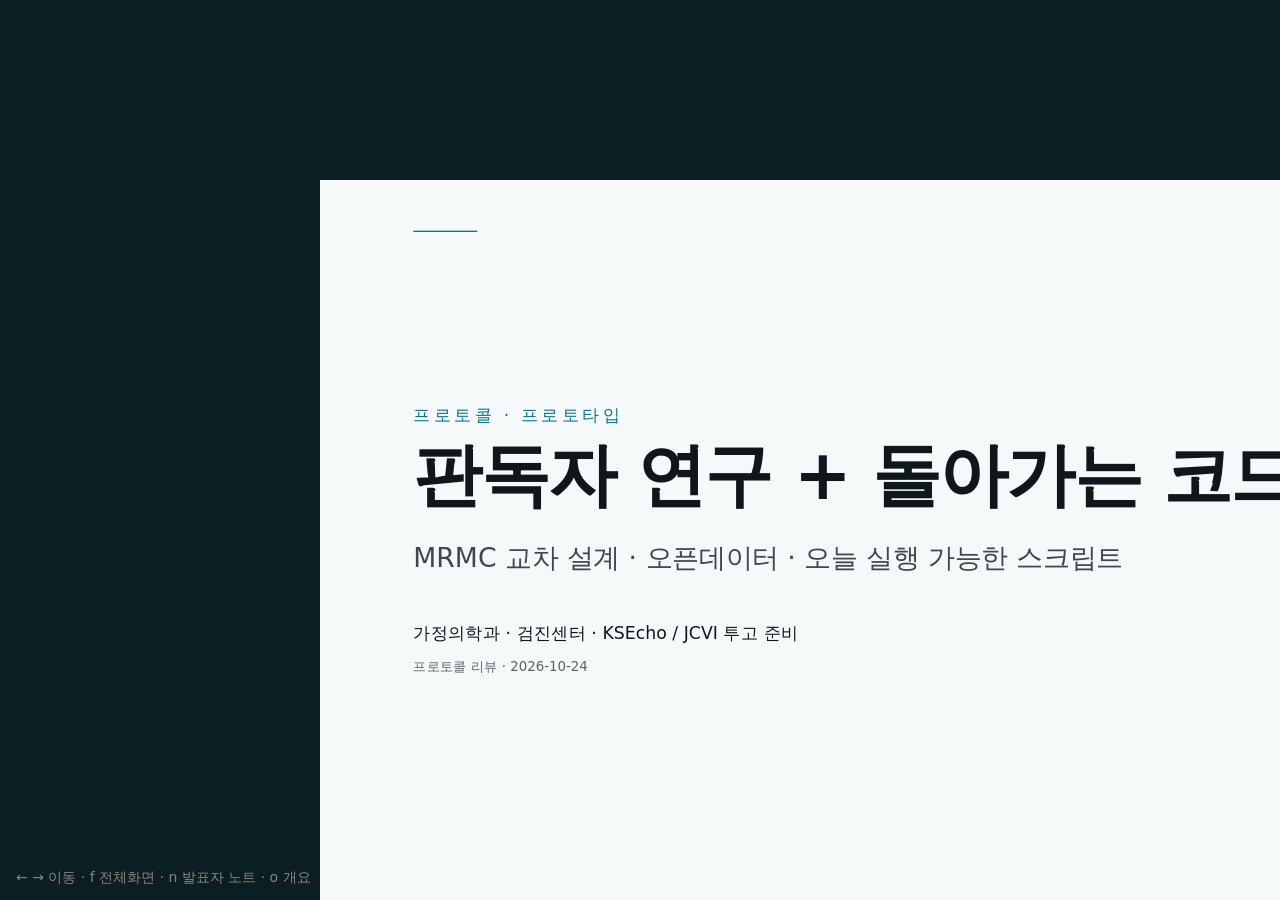
<file: reader-study.html>
<!doctype html>
<html lang="ko">
<head>
<meta charset="utf-8">
<title>판독자 연구 프로토콜 + 프로토타입</title>
<style>
/* generated by make-deck.py from deck-theme.css */
/* deck-craft — slide tokens (1920×1080 stage)
 * 발표 슬라이드용 토큰. 여기 값만 바꾸면 덱 전체 톤이 바뀐다.
 * 컴포넌트 CSS(make-deck.py 안)에는 hex 를 쓰지 않는다.
 *
 * ⚠ 테마를 덱 주제·청중(학회/기업/정부/교육)마다 새로 유도한다(이 파일 값은 예시).
 *   python3 ~/.config/opencode/skills/design-craft/scripts/theme-advisor.py \
 *     --subject "<발표 주제>" --medium deck --mood "<청중 톤>" --write <임시파일>
 *   → --color-*·--font-*·타이포·밀도를 교체하고 --stage-* 규격은 그대로 둔다.
 *   청중→테마: academic editorial-serif/clinical-precise · corporate swiss-grid ·
 *   government document-plain · education playful-geometric/warm-journal.
 */
:root {
  /* stage */
  --stage-w: 1920px;
  --stage-h: 1080px;
  --stage-pad-x: 140px;
  --stage-pad-y: 110px;

  /* surfaces — 발표장 조명에서는 밝은 배경 + 진한 글자가 가장 안전하다 */
  --color-surface-0: #FBFAF8;
  --color-surface-1: #F1EDE7;
  --color-surface-2: #E4DED5;
  --color-surface-inverse: #14120F;
  --color-text-1: #14120F;
  --color-text-2: #4C463E;
  --color-text-3: #6F675B;   /* 대비 5.34:1 on surface-0 — 캡션도 4.5:1 을 넘긴다 */
  --color-text-on-inverse: #F3EFE9;
  --color-border: rgba(20, 18, 15, .16);
  --color-border-strong: rgba(20, 18, 15, .34);
  --color-accent: #B33A0B;
  --color-accent-quiet: #EFD9CC;
  --color-muted-bar: #C9C2B8;
  --color-positive: #2F6F4E;
  --color-negative: #A32A2A;

  /* type — 발표장 뒤에서 읽히는 최소 크기 기준
   * display 96 / h1 72 / h2 56 / body 36 / small 26 / caption 20
   * 본문 최소 24pt(≈32px) 를 절대 내려가지 않는다. */
  --font-display: "Fraunces", "Noto Serif KR", Georgia, serif;
  --font-body: "Pretendard", "Sora", system-ui, sans-serif;
  --text-display: 104px;
  --text-h1: 76px;
  --text-h2: 54px;
  --text-h3: 40px;
  --text-body: 36px;
  --text-small: 26px;
  --text-caption: 20px;
  --text-kpi: 132px;

  --leading-tight: 1.0;
  --leading-heading: 1.12;
  --leading-body: 1.45;
  --tracking-display: -.025em;
  --tracking-heading: -.02em;

  /* space */
  --space-1: 6px; --space-2: 12px; --space-3: 18px; --space-4: 24px;
  --space-5: 36px; --space-6: 48px; --space-7: 72px; --space-8: 96px;

  /* shape */
  --radius-sm: 3px;
  --radius-md: 8px;
  --rule: 3px;

  /* motion — 발표에서는 페이드 1종만 */
  --duration-in: 260ms;
  --ease-out: cubic-bezier(.22, 1, .36, 1);

  /* chart */
  --chart-axis: rgba(20, 18, 15, .22);
  --chart-grid: rgba(20, 18, 15, .10);
  --chart-label: var(--color-text-2);
}

/* ── 이 덱의 테마: clinical-precise 변형 (cool) ──
 * 주제: 심초음파 영상 AI · 청중: 학회(academic) · 매체: 16:9 발표
 * 근거: 발표장 조명 → 밝은 바탕 + 진한 글자. 악센트는 청록 1색만.
 */
:root {
  --color-surface-0: #F6F9FA;
  --color-surface-1: #EAF1F3;
  --color-surface-2: #DCE6EA;
  --color-surface-inverse: #0B1E24;
  --color-text-1: #0F171C;
  --color-text-2: #3B4A51;
  --color-text-3: #5D6468;
  --color-text-on-inverse: #E8F1F3;
  --color-border: rgba(15, 23, 28, .15);
  --color-border-strong: rgba(15, 23, 28, .32);
  --color-accent: #0E7490;
  --color-accent-quiet: #D3E6EC;
  --color-muted-bar: #B7C6CC;
  --color-positive: #2D6A4B;
  --color-negative: #9E2B2B;
  --chart-axis: rgba(15, 23, 28, .22);
  --chart-grid: rgba(15, 23, 28, .09);
  --rule: 2px;
  --radius-sm: 0px;
  --radius-md: 0px;
  --font-display: "Pretendard", "Noto Sans KR", system-ui, sans-serif;
  --font-body: "Pretendard", "Noto Sans KR", system-ui, sans-serif;
  --tracking-display: -.03em;
  --tracking-heading: -.025em;
}
/* 접근성 — 키보드 포커스 링 */
:focus-visible { outline: 3px solid var(--color-accent); outline-offset: 4px; }


*,*::before,*::after{box-sizing:border-box}
html,body{margin:0;padding:0}
body{background:var(--color-surface-0);color:var(--color-text-1);
  font-family:var(--font-body);font-size:var(--text-body);line-height:var(--leading-body);
  -webkit-font-smoothing:antialiased;font-kerning:normal;
  word-break:keep-all;line-break:strict;overflow-wrap:break-word}
.slide{position:relative;width:var(--stage-w);height:var(--stage-h);
  padding:var(--stage-pad-y) var(--stage-pad-x);display:flex;flex-direction:column;
  background:var(--color-surface-0);overflow:hidden}
.slide::before{content:"";position:absolute;left:var(--stage-pad-x);top:calc(var(--stage-pad-y) - 34px);
  width:96px;height:var(--rule);background:var(--color-accent)}
.slide__head{flex:0 0 auto;max-width:1520px}
.slide__kicker{font-size:var(--text-caption);letter-spacing:.16em;text-transform:uppercase;
  color:var(--color-text-3);margin:0 0 var(--space-3)}
.slide__title{font-family:var(--font-display);font-size:var(--text-h2);
  line-height:var(--leading-heading);letter-spacing:var(--tracking-heading);margin:0;text-wrap:balance}
.slide__lede{font-size:var(--text-small);color:var(--color-text-2);margin:var(--space-4) 0 0;max-width:1400px}
.slide__body{flex:1 1 auto;display:flex;flex-direction:column;justify-content:center;
  gap:var(--space-6);min-height:0;padding-top:var(--space-6)}
.slide__figure{width:100%;display:flex;justify-content:flex-start}
.slide__source{position:absolute;left:var(--stage-pad-x);right:var(--stage-pad-x);
  bottom:calc(var(--stage-pad-y) - 46px);font-size:var(--text-caption);color:var(--color-text-3);margin:0}
.bullets{margin:0;padding:0;list-style:none;display:flex;flex-direction:column;gap:var(--space-4)}
.bullets li{position:relative;padding-left:var(--space-6);max-width:1500px}
.bullets li::before{content:"";position:absolute;left:0;top:.55em;width:14px;height:var(--rule);
  background:var(--color-accent)}
.bullets--tight{gap:var(--space-3)}
.bullets--tight li{font-size:var(--text-small)}
.chart{width:100%;max-width:1440px;height:auto;display:block}
.chart__value{font-family:var(--font-display);font-size:52px;fill:var(--color-text-1);
  font-variant-numeric:tabular-nums}
.chart__label{font-family:var(--font-body);font-size:30px;fill:var(--chart-label)}
.kpis{list-style:none;margin:0;padding:0;display:flex;gap:var(--space-8);flex-wrap:wrap}
.kpis li{display:flex;flex-direction:column;gap:var(--space-2)}
.kpi__value{font-family:var(--font-display);font-size:var(--text-kpi);line-height:1;
  letter-spacing:var(--tracking-display);font-variant-numeric:tabular-nums}
.kpi__label{font-size:var(--text-small);color:var(--color-text-2)}
.tbl{border-collapse:collapse;font-size:var(--text-small);width:100%;max-width:1500px}
.tbl th{text-align:left;font-weight:600;border-bottom:2px solid var(--color-border-strong);
  padding:var(--space-3) var(--space-4)}
.tbl td{padding:var(--space-3) var(--space-4);border-bottom:1px solid var(--color-border);
  font-variant-numeric:tabular-nums}
.cmp{display:flex;gap:var(--space-7);width:100%}
.cmp__col{flex:1 1 0;border-top:var(--rule) solid var(--color-muted-bar);padding-top:var(--space-4)}
.cmp__col:first-child{border-top-color:var(--color-accent)}
.cmp__col h3{font-family:var(--font-display);font-size:var(--text-h3);margin:0 0 var(--space-4)}
.cmp__col ul{margin:0;padding-left:1.1em;font-size:var(--text-small);line-height:1.7}
.quote{margin:0;max-width:1500px}
.quote p{font-family:var(--font-display);font-size:var(--text-h1);line-height:1.25;
  letter-spacing:var(--tracking-heading);margin:0}
.quote cite{display:block;margin-top:var(--space-5);font-size:var(--text-small);
  font-style:normal;color:var(--color-text-3)}
.tl,.flow{list-style:none;margin:0;padding:0;display:flex;gap:var(--space-5);width:100%}
.tl li,.flow li{flex:1 1 0;border-top:var(--rule) solid var(--color-accent);
  padding-top:var(--space-4);display:flex;flex-direction:column;gap:var(--space-2)}
.tl__meta{font-size:var(--text-caption);color:var(--color-text-3);letter-spacing:.08em}
.tl__title,.flow__t{font-size:var(--text-h3);font-family:var(--font-display)}
.flow__b{font-size:var(--text-small);color:var(--color-text-2)}
.cover{display:flex;flex-direction:column;justify-content:center;height:100%;gap:var(--space-3)}
.cover__kicker{font-size:var(--text-small);letter-spacing:.18em;text-transform:uppercase;
  color:var(--color-accent);margin:0}
.cover__title{font-family:var(--font-display);font-size:var(--text-display);line-height:var(--leading-tight);
  letter-spacing:var(--tracking-display);margin:0;max-width:1520px;text-wrap:balance}
.cover__lede{font-size:var(--text-h3);color:var(--color-text-2);margin:var(--space-4) 0 0;max-width:1300px}
.cover__who{font-size:var(--text-small);margin:var(--space-6) 0 0}
.cover__event{font-size:var(--text-caption);color:var(--color-text-3);margin:0}
.slide--section,.slide--closing{background:var(--color-surface-inverse);color:var(--color-text-on-inverse)}
.slide--section .cover__kicker,.slide--closing .cover__kicker{color:var(--color-accent-quiet)}
.slide--section .cover__lede,.slide--closing .cover__lede{color:var(--color-text-on-inverse)}
/* 어두운 슬라이드에서는 캡션 색을 on-inverse 로 바꾼다 (text-3 은 밝은 배경용) */
.slide--section .slide__num,.slide--closing .slide__num,
.slide--section .slide__source,.slide--closing .slide__source,
.slide--section .slide__kicker,.slide--closing .slide__kicker{color:var(--color-text-on-inverse)}
.slide__num{position:absolute;right:var(--stage-pad-x);bottom:calc(var(--stage-pad-y) - 46px);
  font-size:var(--text-caption);color:var(--color-text-3);font-variant-numeric:tabular-nums}
@media (prefers-reduced-motion:reduce){*{transition:none!important;animation:none!important}}

html,body{margin:0;height:100%;background:var(--color-surface-inverse);overflow:hidden}
#stage{position:fixed;inset:0;display:grid;place-items:center}
#deck{width:var(--stage-w);height:var(--stage-h);transform-origin:center center;position:relative}
.slide{position:absolute;inset:0;display:none}
.slide.is-active{display:flex;animation:fade var(--duration-in) var(--ease-out)}
@keyframes fade{from{opacity:0;transform:translateY(10px)}to{opacity:1;transform:none}}
#help{position:fixed;left:16px;bottom:12px;color:#8b8478;font:14px/1.4 system-ui;z-index:10}
</style>
</head>
<body>
<div id="stage"><div id="deck"><section class="slide slide--cover" id="s1" data-index="1"><div class="cover"><p class="cover__kicker">프로토콜 · 프로토타입</p><h1 class="cover__title">판독자 연구 + 돌아가는 코드</h1><p class="cover__lede">MRMC 교차 설계 · 오픈데이터 · 오늘 실행 가능한 스크립트</p><p class="cover__who">가정의학과 · 검진센터 · KSEcho / JCVI 투고 준비</p><p class="cover__event">프로토콜 리뷰 · 2026-10-24</p></div><span class="slide__num">1 / 17</span></section><section class="slide slide--claim" id="s2" data-index="2"><header class="slide__head"><p class="slide__kicker">01 설계</p><h2 class="slide__title">판독자 연구는 MRMC 교차 설계로 간다</h2></header><div class="slide__body"><ul class="bullets"><li>동일한 케이스를 여러 판독자가, 보조 있음·없음 두 번 읽는다</li><li>판독자가 자기 자신의 대조군이 되므로 개인차가 상쇄된다</li><li>케이스도 고정되므로 케이스 난이도 차이가 상쇄된다</li><li>남는 변동은 &#x27;보조 도구&#x27; 하나 — 이걸 보는 설계다</li></ul></div><span class="slide__num">2 / 17</span></section><section class="slide slide--flow" id="s3" data-index="3"><header class="slide__head"><p class="slide__kicker">02 흐름</p><h2 class="slide__title">한 판독자가 두 번, 순서는 무작위로</h2></header><div class="slide__body"><div class="slide__figure"><ol class="flow"><li><span class="flow__t">1 등록</span><span class="flow__b">판독자 10명 · 서면 동의</span></li><li><span class="flow__t">2 훈련</span><span class="flow__b">10케이스 연습(결과 미제공)</span></li><li><span class="flow__t">3 1회차</span><span class="flow__b">보조 있음 또는 없음</span></li><li><span class="flow__t">4 세척</span><span class="flow__b">최소 4주</span></li><li><span class="flow__t">5 2회차</span><span class="flow__b">반대 조건</span></li></ol></div></div><p class="slide__source">조건 순서는 판독자별로 무작위 배정 · 케이스 순서도 회차마다 새로 섞는다</p><span class="slide__num">3 / 17</span></section><section class="slide slide--figure" id="s4" data-index="4"><header class="slide__head"><p class="slide__kicker">03 구성</p><h2 class="slide__title">사람은 원내에서, 케이스는 공개 데이터에서</h2></header><div class="slide__body"><div class="slide__figure"><table class="tbl"><thead><tr><th scope="col">항목</th><th scope="col">규모</th><th scope="col">근거</th></tr></thead><tbody><tr><td>판독자</td><td>10명</td><td>가정의학과·검진의, 심초음파 경험 1년 이상</td></tr><tr><td>케이스</td><td>120클립</td><td>정상 60 · 이상 60 (케이스 혼합 보정)</td></tr><tr><td>정답</td><td>전문의 2인 독립 판독</td><td>불일치는 제3자가 중재</td></tr><tr><td>1회 판독 시간</td><td>약 25분</td><td>클립당 12초 예산</td></tr></tbody></table></div></div><p class="slide__source">케이스는 CAMUS·EchoNet 공개 클립 — 환자 코호트 구축 불필요</p><span class="slide__num">4 / 17</span></section><section class="slide slide--claim" id="s5" data-index="5"><header class="slide__head"><p class="slide__kicker">04 케이스</p><h2 class="slide__title">케이스 구성을 잘못하면 결과가 뒤집힌다</h2></header><div class="slide__body"><ul class="bullets"><li>실제 유병률대로 섞으면 이상 케이스가 열 개 남짓이라 감도를 못 잰다</li><li>정상·이상을 비슷하게 섞어 감도와 특이도를 모두 추정한다</li><li>대신 PPV는 이 설계로 계산하지 않는다 — 유병률 보정은 별도로 명시</li><li>난이도도 층화한다: 판독 가능/경계/불가 각각을 비율로 고정</li></ul></div><span class="slide__num">5 / 17</span></section><section class="slide slide--claim" id="s6" data-index="6"><header class="slide__head"><p class="slide__kicker">05 편향</p><h2 class="slide__title">무작위화·세척·블라인딩은 세 가지 다른 편향을 막는다</h2></header><div class="slide__body"><ul class="bullets"><li>무작위화 — 순서 효과(먼저 한 조건이 유리해지는 것)</li><li>세척기간 — 기억 효과(같은 케이스를 알아보는 것)</li><li>블라인딩 — 기대 효과(보조 도구가 도움이 될 것이라는 믿음)</li><li>세척 중에는 이전 판독 결과를 판독자에게 보여주지 않는다</li></ul></div><span class="slide__num">6 / 17</span></section><section class="slide slide--figure" id="s7" data-index="7"><header class="slide__head"><p class="slide__kicker">06 결과</p><h2 class="slide__title">결과 변수는 넷, 분석은 혼합효과 모형</h2></header><div class="slide__body"><div class="slide__figure"><table class="tbl"><thead><tr><th scope="col">변수</th><th scope="col">정의</th><th scope="col">역할</th></tr></thead><tbody><tr><td>감도</td><td>이상 클립을 이상이라고 판정</td><td>1차</td></tr><tr><td>특이도</td><td>정상을 정상이라고 판정</td><td>1차</td></tr><tr><td>판독 시간</td><td>클립당 초</td><td>2차</td></tr><tr><td>확신도</td><td>5점 리커트</td><td>2차</td></tr></tbody></table></div></div><p class="slide__source">분석: 조건을 고정효과, 판독자·케이스를 랜덤효과로 둔 혼합효과 로지스틱 — MRMC 표준</p><span class="slide__num">7 / 17</span></section><section class="slide slide--claim" id="s8" data-index="8"><header class="slide__head"><p class="slide__kicker">07 표본수</p><h2 class="slide__title">검정력은 판독자 수와 케이스 수의 곱에서 나온다</h2></header><div class="slide__body"><ul class="bullets"><li>판독자를 늘리면 판독자 간 변이를 줄이고, 케이스를 늘리면 케이스 변이를 줄인다</li><li>MRMC 검정력은 두 축을 함께 계산한다 — 한쪽만 늘리면 효율이 떨어진다</li><li>경험적 출발점: 판독자 8~12명, 케이스 100~150개</li><li>최종 수치는 효과 크기 가정을 넣어 시뮬레이션으로 확정한다</li></ul></div><p class="slide__source">R 패키지로 MRMC 검정력 계산 가능 · 가정값은 프로토콜 부록에 고정</p><span class="slide__num">8 / 17</span></section><section class="slide slide--claim" id="s9" data-index="9"><header class="slide__head"><p class="slide__kicker">08 편향 2</p><h2 class="slide__title">결과를 망치는 다섯 가지를 미리 막는다</h2></header><div class="slide__body"><ul class="bullets"><li>판독자 표류 — 회차가 길어지면 집중도가 떨어짐: 회차당 25분 상한</li><li>선택 편향 — 판독자가 쉬운 케이스만 성실히 봄: 케이스 순서 무작위</li><li>확신도 인플레이션 — 보조가 있으면 판정이 과감해짐: 확신도 따로 보고</li><li>교육 효과 — 1회차에서 배운 것이 2회차로 감: 세척 4주</li><li>정답 편향 — 정답 만든 전문의가 판독자와 같은 기관: 외부 1인 포함</li></ul></div><span class="slide__num">9 / 17</span></section><section class="slide slide--section" id="s10" data-index="10"><div class="cover"><p class="cover__kicker">09 프로토타입</p><h1 class="cover__title">이제 코드 — 오늘 돌아가는 것</h1><p class="cover__lede">segment_map.py · 의존성 numpy + matplotlib · 데모 모드 내장</p></div><span class="slide__num">10 / 17</span></section><section class="slide slide--flow" id="s11" data-index="11"><header class="slide__head"><p class="slide__kicker">10 코드</p><h2 class="slide__title">함수 네 개가 전부다</h2></header><div class="slide__body"><div class="slide__figure"><ol class="flow"><li><span class="flow__t">radial_profile</span><span class="flow__b">중심에서 r(θ) 샘플링</span></li><li><span class="flow__t">apex_axis</span><span class="flow__b">가장 먼 방향 = 심첨</span></li><li><span class="flow__t">assign_segments</span><span class="flow__b">|φ| 3분할 × 부호 2벽</span></li><li><span class="flow__t">zscore</span><span class="flow__b">정상 분포 대비 판정</span></li></ol></div></div><p class="slide__source">마스크 두 장(ED·ES)이 입력의 전부 — 영상 디코딩은 CAMUS 로더가 담당</p><span class="slide__num">11 / 17</span></section><section class="slide slide--claim" id="s12" data-index="12"><header class="slide__head"><p class="slide__kicker">11 코드</p><h2 class="slide__title">핵심은 스물 몇 줄이다</h2></header><div class="slide__body"><ul class="bullets"><li>r(θ) = 중심에서 방사로 나가 마지막으로 마스크에 닿는 거리</li><li>φ = 심첨 기준 부호 있는 각도 → |φ| 3분할이 첨부·중간·기저</li><li>부호가 중격·측벽을 가른다 (방향은 --septum-side 로 뒤집는다)</li><li>지수 = (r_ED − r_ES) / LV 길이 → 구역 평균 → 정상 대비 z</li></ul></div><p class="slide__source">정규화를 LV 길이로 나누는 이유: 심장 크기가 달라도 비교 가능하게</p><span class="slide__num">12 / 17</span></section><section class="slide slide--figure" id="s13" data-index="13"><header class="slide__head"><p class="slide__kicker">12 검증</p><h2 class="slide__title">데모는 &#x27;주입한 구역을 맞히는가&#x27;로 검증한다</h2></header><div class="slide__body"><div class="slide__figure"><table class="tbl"><thead><tr><th scope="col">주입한 저운동 구역</th><th scope="col">검출된 주의 구역</th><th scope="col">z</th></tr></thead><tbody><tr><td>mid_septal</td><td>중간 중격</td><td>−3.20</td></tr><tr><td>basal_lateral</td><td>기저 측벽</td><td>−3.15</td></tr></tbody></table></div></div><p class="slide__source">합성 ED/ES 쌍에 한 구역만 수축률 4%로 낮춰 주입 · 나머지는 22%</p><span class="slide__num">13 / 17</span></section><section class="slide slide--claim" id="s14" data-index="14"><header class="slide__head"><p class="slide__kicker">13 실제</p><h2 class="slide__title">CAMUS에 붙일 때 바뀌는 것은 세 가지뿐</h2></header><div class="slide__body"><ul class="bullets"><li>포맷 — .mhd 라벨 영상에서 1(심내막)만 뽑고 EDN/ESN 프레임을 읽는다</li><li>심첨 검출 — 실제 좌심실은 기저가 판막면으로 잘려 있어 &#x27;가장 먼 점&#x27; 규칙이 안정적</li><li>정상 분포 — 데모 상수를 정상 EF 코호트에서 계산한 값으로 교체한다</li><li>나머지 계산 경로는 그대로 — 그래서 프로토타입이 의미가 있다</li></ul></div><p class="slide__source">SimpleITK 필요 · CAMUS는 신청 후 다운로드(비상업 연구용)</p><span class="slide__num">14 / 17</span></section><section class="slide slide--claim" id="s15" data-index="15"><header class="slide__head"><p class="slide__kicker">14 한계</p><h2 class="slide__title">이 코드가 하지 않는 것</h2></header><div class="slide__body"><ul class="bullets"><li>벽운동을 진단하지 않는다 — 기하학적 대리지표만 낸다</li><li>2방·4방 두 뷰만 다룬다 — 3방과 단축은 범위 밖</li><li>스펙클 잡음 보정이 없다 — 흐름이 아니라 경계 반경만 쓴다</li><li>정상 분포가 데모 상수다 — 실제 연구 전에 코호트로 교체 필수</li></ul></div><span class="slide__num">15 / 17</span></section><section class="slide slide--timeline" id="s16" data-index="16"><header class="slide__head"><p class="slide__kicker">15 일정</p><h2 class="slide__title">24주 — 코드 8주, 판독 8주, 분석 8주</h2></header><div class="slide__body"><div class="slide__figure"><ol class="tl"><li><span class="tl__meta">W1–4</span><span class="tl__title">CAMUS 연결 · 정상 분포</span></li><li><span class="tl__meta">W5–8</span><span class="tl__title">전문의 대조 · 지수 확정</span></li><li><span class="tl__meta">W9–10</span><span class="tl__title">정답 세트 · IRB 확인</span></li><li><span class="tl__meta">W11–18</span><span class="tl__title">판독 2회차</span></li><li><span class="tl__meta">W19–24</span><span class="tl__title">혼합효과 분석 · 원고</span></li></ol></div></div><p class="slide__source">IRB 확인은 W9 이전에 착수 — 사람 대상 연구라 승인 대기가 일정 변수</p><span class="slide__num">16 / 17</span></section><section class="slide slide--closing" id="s17" data-index="17"><div class="cover"><p class="cover__kicker">16 실행</p><h1 class="cover__title">이번 주 — 세 줄이면 돌아간다</h1></div><span class="slide__num">17 / 17</span></section></div></div>
<div id="help">← → 이동 · f 전체화면 · n 발표자 노트 · o 개요</div>
<script>
(function(){
  var slides=[].slice.call(document.querySelectorAll('.slide'));
  var i=Math.max(0,Math.min(slides.length-1,(parseInt(location.hash.replace('#s',''),10)||1)-1));
  function scale(){
    var d=document.getElementById('deck'),s=Math.min(innerWidth/1920,innerHeight/1080);
    d.style.transform='scale('+s+')';
  }
  function show(n){
    i=Math.max(0,Math.min(slides.length-1,n));
    slides.forEach(function(el,k){el.classList.toggle('is-active',k===i);});
    history.replaceState(null,'','#s'+(i+1));
    if(notesWin&&!notesWin.closed) notesWin.postMessage({i:i},'*');
  }
  var notesWin=null;
  addEventListener('keydown',function(e){
    if(e.key==='ArrowRight'||e.key===' '||e.key==='PageDown'){e.preventDefault();show(i+1);}
    else if(e.key==='ArrowLeft'||e.key==='PageUp'){e.preventDefault();show(i-1);}
    else if(e.key==='Home')show(0);
    else if(e.key==='End')show(slides.length-1);
    else if(e.key==='f'){document.documentElement.requestFullscreen&&document.documentElement.requestFullscreen();}
    else if(e.key==='n'){notesWin=open('notes.html','notes','width=760,height=520');}
    else if(e.key==='o'){document.getElementById('help').style.display=document.getElementById('help').style.display==='none'?'block':'none';}
  });
  addEventListener('resize',scale);
  scale();show(i);
})();
</script>
</body>
</html>
</file>
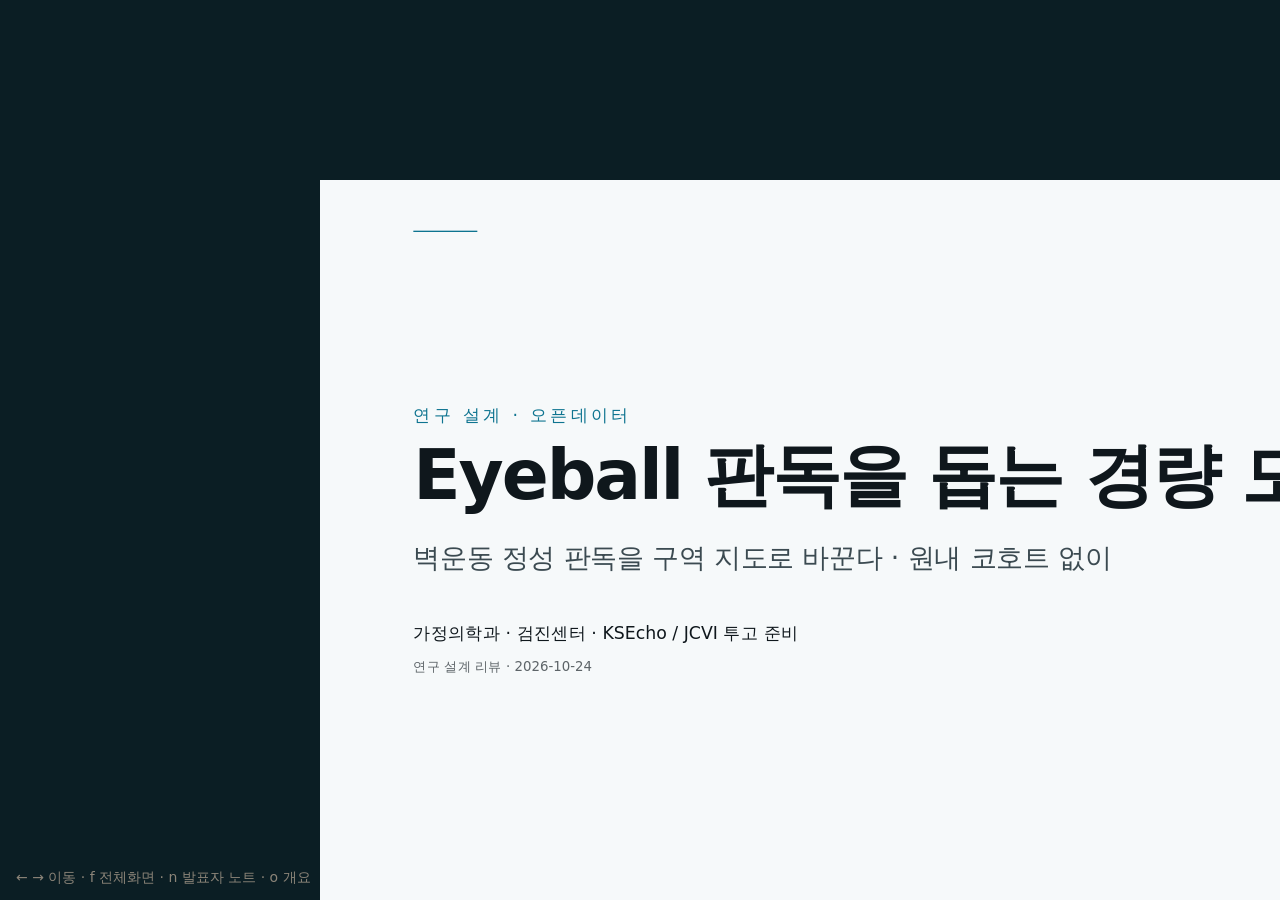
<file: wall-motion.html>
<!doctype html>
<html lang="ko">
<head>
<meta charset="utf-8">
<title>Eyeball 판독을 돕는 경량 모델</title>
<style>
/* generated by make-deck.py from deck-theme.css */
/* deck-craft — slide tokens (1920×1080 stage)
 * 발표 슬라이드용 토큰. 여기 값만 바꾸면 덱 전체 톤이 바뀐다.
 * 컴포넌트 CSS(make-deck.py 안)에는 hex 를 쓰지 않는다.
 *
 * ⚠ 테마를 덱 주제·청중(학회/기업/정부/교육)마다 새로 유도한다(이 파일 값은 예시).
 *   python3 ~/.config/opencode/skills/design-craft/scripts/theme-advisor.py \
 *     --subject "<발표 주제>" --medium deck --mood "<청중 톤>" --write <임시파일>
 *   → --color-*·--font-*·타이포·밀도를 교체하고 --stage-* 규격은 그대로 둔다.
 *   청중→테마: academic editorial-serif/clinical-precise · corporate swiss-grid ·
 *   government document-plain · education playful-geometric/warm-journal.
 */
:root {
  /* stage */
  --stage-w: 1920px;
  --stage-h: 1080px;
  --stage-pad-x: 140px;
  --stage-pad-y: 110px;

  /* surfaces — 발표장 조명에서는 밝은 배경 + 진한 글자가 가장 안전하다 */
  --color-surface-0: #FBFAF8;
  --color-surface-1: #F1EDE7;
  --color-surface-2: #E4DED5;
  --color-surface-inverse: #14120F;
  --color-text-1: #14120F;
  --color-text-2: #4C463E;
  --color-text-3: #6F675B;   /* 대비 5.34:1 on surface-0 — 캡션도 4.5:1 을 넘긴다 */
  --color-text-on-inverse: #F3EFE9;
  --color-border: rgba(20, 18, 15, .16);
  --color-border-strong: rgba(20, 18, 15, .34);
  --color-accent: #B33A0B;
  --color-accent-quiet: #EFD9CC;
  --color-muted-bar: #C9C2B8;
  --color-positive: #2F6F4E;
  --color-negative: #A32A2A;

  /* type — 발표장 뒤에서 읽히는 최소 크기 기준
   * display 96 / h1 72 / h2 56 / body 36 / small 26 / caption 20
   * 본문 최소 24pt(≈32px) 를 절대 내려가지 않는다. */
  --font-display: "Fraunces", "Noto Serif KR", Georgia, serif;
  --font-body: "Pretendard", "Sora", system-ui, sans-serif;
  --text-display: 104px;
  --text-h1: 76px;
  --text-h2: 54px;
  --text-h3: 40px;
  --text-body: 36px;
  --text-small: 26px;
  --text-caption: 20px;
  --text-kpi: 132px;

  --leading-tight: 1.0;
  --leading-heading: 1.12;
  --leading-body: 1.45;
  --tracking-display: -.025em;
  --tracking-heading: -.02em;

  /* space */
  --space-1: 6px; --space-2: 12px; --space-3: 18px; --space-4: 24px;
  --space-5: 36px; --space-6: 48px; --space-7: 72px; --space-8: 96px;

  /* shape */
  --radius-sm: 3px;
  --radius-md: 8px;
  --rule: 3px;

  /* motion — 발표에서는 페이드 1종만 */
  --duration-in: 260ms;
  --ease-out: cubic-bezier(.22, 1, .36, 1);

  /* chart */
  --chart-axis: rgba(20, 18, 15, .22);
  --chart-grid: rgba(20, 18, 15, .10);
  --chart-label: var(--color-text-2);
}

/* ── 이 덱의 테마: clinical-precise 변형 (cool) ──
 * 주제: 심초음파 영상 AI · 청중: 학회(academic) · 매체: 16:9 발표
 * 근거: 발표장 조명 → 밝은 바탕 + 진한 글자. 악센트는 청록 1색만.
 */
:root {
  --color-surface-0: #F6F9FA;
  --color-surface-1: #EAF1F3;
  --color-surface-2: #DCE6EA;
  --color-surface-inverse: #0B1E24;
  --color-text-1: #0F171C;
  --color-text-2: #3B4A51;
  --color-text-3: #5D6468;
  --color-text-on-inverse: #E8F1F3;
  --color-border: rgba(15, 23, 28, .15);
  --color-border-strong: rgba(15, 23, 28, .32);
  --color-accent: #0E7490;
  --color-accent-quiet: #D3E6EC;
  --color-muted-bar: #B7C6CC;
  --color-positive: #2D6A4B;
  --color-negative: #9E2B2B;
  --chart-axis: rgba(15, 23, 28, .22);
  --chart-grid: rgba(15, 23, 28, .09);
  --rule: 2px;
  --radius-sm: 0px;
  --radius-md: 0px;
  --font-display: "Pretendard", "Noto Sans KR", system-ui, sans-serif;
  --font-body: "Pretendard", "Noto Sans KR", system-ui, sans-serif;
  --tracking-display: -.03em;
  --tracking-heading: -.025em;
}
/* 접근성 — 키보드 포커스 링 */
:focus-visible { outline: 3px solid var(--color-accent); outline-offset: 4px; }


*,*::before,*::after{box-sizing:border-box}
html,body{margin:0;padding:0}
body{background:var(--color-surface-0);color:var(--color-text-1);
  font-family:var(--font-body);font-size:var(--text-body);line-height:var(--leading-body);
  -webkit-font-smoothing:antialiased;font-kerning:normal;
  word-break:keep-all;line-break:strict;overflow-wrap:break-word}
.slide{position:relative;width:var(--stage-w);height:var(--stage-h);
  padding:var(--stage-pad-y) var(--stage-pad-x);display:flex;flex-direction:column;
  background:var(--color-surface-0);overflow:hidden}
.slide::before{content:"";position:absolute;left:var(--stage-pad-x);top:calc(var(--stage-pad-y) - 34px);
  width:96px;height:var(--rule);background:var(--color-accent)}
.slide__head{flex:0 0 auto;max-width:1520px}
.slide__kicker{font-size:var(--text-caption);letter-spacing:.16em;text-transform:uppercase;
  color:var(--color-text-3);margin:0 0 var(--space-3)}
.slide__title{font-family:var(--font-display);font-size:var(--text-h2);
  line-height:var(--leading-heading);letter-spacing:var(--tracking-heading);margin:0;text-wrap:balance}
.slide__lede{font-size:var(--text-small);color:var(--color-text-2);margin:var(--space-4) 0 0;max-width:1400px}
.slide__body{flex:1 1 auto;display:flex;flex-direction:column;justify-content:center;
  gap:var(--space-6);min-height:0;padding-top:var(--space-6)}
.slide__figure{width:100%;display:flex;justify-content:flex-start}
.slide__source{position:absolute;left:var(--stage-pad-x);right:var(--stage-pad-x);
  bottom:calc(var(--stage-pad-y) - 46px);font-size:var(--text-caption);color:var(--color-text-3);margin:0}
.bullets{margin:0;padding:0;list-style:none;display:flex;flex-direction:column;gap:var(--space-4)}
.bullets li{position:relative;padding-left:var(--space-6);max-width:1500px}
.bullets li::before{content:"";position:absolute;left:0;top:.55em;width:14px;height:var(--rule);
  background:var(--color-accent)}
.bullets--tight{gap:var(--space-3)}
.bullets--tight li{font-size:var(--text-small)}
.chart{width:100%;max-width:1440px;height:auto;display:block}
.chart__value{font-family:var(--font-display);font-size:52px;fill:var(--color-text-1);
  font-variant-numeric:tabular-nums}
.chart__label{font-family:var(--font-body);font-size:30px;fill:var(--chart-label)}
.kpis{list-style:none;margin:0;padding:0;display:flex;gap:var(--space-8);flex-wrap:wrap}
.kpis li{display:flex;flex-direction:column;gap:var(--space-2)}
.kpi__value{font-family:var(--font-display);font-size:var(--text-kpi);line-height:1;
  letter-spacing:var(--tracking-display);font-variant-numeric:tabular-nums}
.kpi__label{font-size:var(--text-small);color:var(--color-text-2)}
.tbl{border-collapse:collapse;font-size:var(--text-small);width:100%;max-width:1500px}
.tbl th{text-align:left;font-weight:600;border-bottom:2px solid var(--color-border-strong);
  padding:var(--space-3) var(--space-4)}
.tbl td{padding:var(--space-3) var(--space-4);border-bottom:1px solid var(--color-border);
  font-variant-numeric:tabular-nums}
.cmp{display:flex;gap:var(--space-7);width:100%}
.cmp__col{flex:1 1 0;border-top:var(--rule) solid var(--color-muted-bar);padding-top:var(--space-4)}
.cmp__col:first-child{border-top-color:var(--color-accent)}
.cmp__col h3{font-family:var(--font-display);font-size:var(--text-h3);margin:0 0 var(--space-4)}
.cmp__col ul{margin:0;padding-left:1.1em;font-size:var(--text-small);line-height:1.7}
.quote{margin:0;max-width:1500px}
.quote p{font-family:var(--font-display);font-size:var(--text-h1);line-height:1.25;
  letter-spacing:var(--tracking-heading);margin:0}
.quote cite{display:block;margin-top:var(--space-5);font-size:var(--text-small);
  font-style:normal;color:var(--color-text-3)}
.tl,.flow{list-style:none;margin:0;padding:0;display:flex;gap:var(--space-5);width:100%}
.tl li,.flow li{flex:1 1 0;border-top:var(--rule) solid var(--color-accent);
  padding-top:var(--space-4);display:flex;flex-direction:column;gap:var(--space-2)}
.tl__meta{font-size:var(--text-caption);color:var(--color-text-3);letter-spacing:.08em}
.tl__title,.flow__t{font-size:var(--text-h3);font-family:var(--font-display)}
.flow__b{font-size:var(--text-small);color:var(--color-text-2)}
.cover{display:flex;flex-direction:column;justify-content:center;height:100%;gap:var(--space-3)}
.cover__kicker{font-size:var(--text-small);letter-spacing:.18em;text-transform:uppercase;
  color:var(--color-accent);margin:0}
.cover__title{font-family:var(--font-display);font-size:var(--text-display);line-height:var(--leading-tight);
  letter-spacing:var(--tracking-display);margin:0;max-width:1520px;text-wrap:balance}
.cover__lede{font-size:var(--text-h3);color:var(--color-text-2);margin:var(--space-4) 0 0;max-width:1300px}
.cover__who{font-size:var(--text-small);margin:var(--space-6) 0 0}
.cover__event{font-size:var(--text-caption);color:var(--color-text-3);margin:0}
.slide--section,.slide--closing{background:var(--color-surface-inverse);color:var(--color-text-on-inverse)}
.slide--section .cover__kicker,.slide--closing .cover__kicker{color:var(--color-accent-quiet)}
.slide--section .cover__lede,.slide--closing .cover__lede{color:var(--color-text-on-inverse)}
/* 어두운 슬라이드에서는 캡션 색을 on-inverse 로 바꾼다 (text-3 은 밝은 배경용) */
.slide--section .slide__num,.slide--closing .slide__num,
.slide--section .slide__source,.slide--closing .slide__source,
.slide--section .slide__kicker,.slide--closing .slide__kicker{color:var(--color-text-on-inverse)}
.slide__num{position:absolute;right:var(--stage-pad-x);bottom:calc(var(--stage-pad-y) - 46px);
  font-size:var(--text-caption);color:var(--color-text-3);font-variant-numeric:tabular-nums}
@media (prefers-reduced-motion:reduce){*{transition:none!important;animation:none!important}}

html,body{margin:0;height:100%;background:var(--color-surface-inverse);overflow:hidden}
#stage{position:fixed;inset:0;display:grid;place-items:center}
#deck{width:var(--stage-w);height:var(--stage-h);transform-origin:center center;position:relative}
.slide{position:absolute;inset:0;display:none}
.slide.is-active{display:flex;animation:fade var(--duration-in) var(--ease-out)}
@keyframes fade{from{opacity:0;transform:translateY(10px)}to{opacity:1;transform:none}}
#help{position:fixed;left:16px;bottom:12px;color:#8b8478;font:14px/1.4 system-ui;z-index:10}
</style>
</head>
<body>
<div id="stage"><div id="deck"><section class="slide slide--cover" id="s1" data-index="1"><div class="cover"><p class="cover__kicker">연구 설계 · 오픈데이터</p><h1 class="cover__title">Eyeball 판독을 돕는
경량 모델</h1><p class="cover__lede">벽운동 정성 판독을 구역 지도로 바꾼다 · 원내 코호트 없이</p><p class="cover__who">가정의학과 · 검진센터 · KSEcho / JCVI 투고 준비</p><p class="cover__event">연구 설계 리뷰 · 2026-10-24</p></div><span class="slide__num">1 / 16</span></section><section class="slide slide--claim" id="s2" data-index="2"><header class="slide__head"><p class="slide__kicker">01 문제</p><h2 class="slide__title">벽운동만 정성으로 남아 있다</h2></header><div class="slide__body"><ul class="bullets"><li>도플러는 E/e′, TR velocity처럼 숫자가 나온다 — 판독자 간 이견이 작다</li><li>벽운동은 &#x27;정상·저운동·무운동&#x27;을 눈으로 판정한다 — 관찰자 간 일치도가 낮다</li><li>strain은 그 정성을 수치로 바꾸지만, 검진 한 건에 얹기엔 시간이 든다</li><li>그래서 남는 선택지는 eyeball이고, eyeball은 훈련과 피드백이 필요하다</li></ul></div><span class="slide__num">2 / 16</span></section><section class="slide slide--claim" id="s3" data-index="3"><header class="slide__head"><p class="slide__kicker">02 대안</p><h2 class="slide__title">strain을 대체하는 것이 아니라, 그 전에 거른다</h2></header><div class="slide__body"><ul class="bullets"><li>목표는 진단이 아니라 선별 — &#x27;이 클립은 한 번 더 봐야 한다&#x27;를 표시하는 것</li><li>strain이 필요한 건 소수이므로, 먼저 그 소수를 찾아내면 전체 시간이 줄어든다</li><li>따라서 출력은 점수가 아니라 지도와 한 줄 판정이다</li><li>판독을 대체하지 않는다 — 판독자의 시선을 유도한다</li></ul></div><span class="slide__num">3 / 16</span></section><section class="slide slide--claim" id="s4" data-index="4"><header class="slide__head"><p class="slide__kicker">03 조건</p><h2 class="slide__title">경량은 타협이 아니라 설계 조건이다</h2></header><div class="slide__body"><ul class="bullets"><li>검진실 PC에서 1초 안에, GPU 없이 돌아야 실제로 쓰인다</li><li>3D·전체 심근 분할·대형 영상 트랜스포머는 이 조건에서 탈락한다</li><li>파라미터 수백만, 입력은 심첨 2·4방 두 뷰, 출력은 6구역</li><li>가벼우면 검증도 가벼워진다 — 공개 데이터로 충분히 시험할 수 있다</li></ul></div><span class="slide__num">4 / 16</span></section><section class="slide slide--figure" id="s5" data-index="5"><header class="slide__head"><p class="slide__kicker">04 데이터</p><h2 class="slide__title">오픈데이터 세 개가 각자 다른 일을 한다</h2></header><div class="slide__body"><div class="slide__figure"><table class="tbl"><thead><tr><th scope="col">데이터</th><th scope="col">규모</th><th scope="col">이 연구에서의 역할</th></tr></thead><tbody><tr><td>CAMUS</td><td>500명 · 2·4방</td><td>전문가 ED/ES 윤곽선 — 기준과 학습 라벨</td></tr><tr><td>EchoNet-Dynamic</td><td>10,030 클립</td><td>규모 · 정상 분포 · EF 교차 확인</td></tr><tr><td>MIMIC-IV-ECHO</td><td>7,228 검사</td><td>다른 병원·다른 장비 외부 검증</td></tr></tbody></table></div></div><p class="slide__source">CAMUS는 LV 내·외막과 좌심방 경계를 ED/ES에 완전 주석 · Figure 공식 문서</p><span class="slide__num">5 / 16</span></section><section class="slide slide--claim" id="s6" data-index="6"><header class="slide__head"><p class="slide__kicker">05 라벨</p><h2 class="slide__title">라벨 문제를 우회한다 — 텍스트 대신 윤곽선</h2></header><div class="slide__body"><ul class="bullets"><li>벽운동 판정 텍스트 라벨은 공개 데이터에 사실상 없다</li><li>대신 전문가가 그린 ED/ES 심내막 윤곽선이 있다 — 구역별 변위를 계산할 수 있다</li><li>이것을 &#x27;임상 벽운동 판정&#x27;이라 부르지 않는다. 기하학적 대리지표다</li><li>명명을 정직하게 하면 심사에서 공격받을 지점이 줄어든다</li></ul></div><p class="slide__source">본문 표기는 regional wall motion surrogate — 논문 제목에도 surrogate를 넣는다</p><span class="slide__num">6 / 16</span></section><section class="slide slide--compare" id="s7" data-index="7"><header class="slide__head"><p class="slide__kicker">06 구현</p><h2 class="slide__title">세 갈래 — 흐름만, 키포인트+흐름, 종단 학습</h2></header><div class="slide__body"><div class="slide__figure"><div class="cmp"><div class="cmp__col"><h3>O1 흐름만</h3><ul><li>광학흐름으로 변위를 계산, 구역은 고정 격자</li><li>학습 0 — 오늘 바로 만들 수 있다</li><li>심장 크기·위치가 사람마다 달라 구역이 어긋난다</li><li>비만·폐 질환으로 창이 나쁘면 급격히 무너진다</li></ul></div><div class="cmp__col"><h3>O2 키포인트+흐름</h3><ul><li>작은 키포인트 모델이 심첨·판막륜·경계를 잡는다</li><li>그 위에서 구역별 변위를 계산</li><li>학습 라벨은 CAMUS 윤곽선에서 공짜로 나온다</li><li>파라미터 수백만 — 검진실 PC에서 1초 이내</li></ul></div></div></div></div><span class="slide__num">7 / 16</span></section><section class="slide slide--figure" id="s8" data-index="8"><header class="slide__head"><p class="slide__kicker">07 선택</p><h2 class="slide__title">같은 잣대로 재면 O2가 남는다</h2></header><div class="slide__body"><div class="slide__figure"><table class="tbl"><thead><tr><th scope="col">안</th><th scope="col">성능 상한</th><th scope="col">라벨 필요</th><th scope="col">검진실 실행성</th></tr></thead><tbody><tr><td>O1 흐름만</td><td>낮음</td><td>없음</td><td>높음</td></tr><tr><td>O2 키포인트+흐름</td><td>중간</td><td>CAMUS 윤곽선</td><td>높음</td></tr><tr><td>O3 종단 CNN</td><td>높음</td><td>사람 판독 대량</td><td>낮음</td></tr></tbody></table></div></div><p class="slide__source">O3는 라벨 확보가 원내 코호트를 전제하므로 이번 조건에서 제외</p><span class="slide__num">8 / 16</span></section><section class="slide slide--flow" id="s9" data-index="9"><header class="slide__head"><p class="slide__kicker">08 설계</p><h2 class="slide__title">파이프라인은 네 단계, 전부 1초 안에</h2></header><div class="slide__body"><div class="slide__figure"><ol class="flow"><li><span class="flow__t">1 뷰·품질</span><span class="flow__b">2방·4방인지, 판독 가능한지</span></li><li><span class="flow__t">2 키포인트</span><span class="flow__b">심첨·판막륜·경계</span></li><li><span class="flow__t">3 ED/ES</span><span class="flow__b">수축기·이완기 프레임 검출</span></li><li><span class="flow__t">4 구역 지수</span><span class="flow__b">구역별 변위 → 정상 대비</span></li></ol></div></div><p class="slide__source">각 단계는 독립적으로 검증·보고한다 — 한 단계가 실패해도 앞 단계 결과가 남는다</p><span class="slide__num">9 / 16</span></section><section class="slide slide--figure" id="s10" data-index="10"><header class="slide__head"><p class="slide__kicker">09 출력</p><h2 class="slide__title">출력은 6구역 지도와 한 줄 판정</h2></header><div class="slide__body"><div class="slide__figure"><table class="tbl"><thead><tr><th scope="col">구역 (4방)</th><th scope="col">지수</th><th scope="col">정상 대비</th><th scope="col">표시</th></tr></thead><tbody><tr><td> basal septal</td><td>0.94</td><td>−1.2 SD</td><td>정상</td></tr><tr><td> mid septal</td><td>0.71</td><td>−2.6 SD</td><td>주의</td></tr><tr><td> apical septal</td><td>0.88</td><td>−1.5 SD</td><td>정상</td></tr><tr><td> basal lateral</td><td>1.02</td><td>+0.3 SD</td><td>정상</td></tr><tr><td> mid lateral</td><td>0.96</td><td>−1.0 SD</td><td>정상</td></tr><tr><td> apical lateral</td><td>0.90</td><td>−1.4 SD</td><td>정상</td></tr></tbody></table></div></div><p class="slide__source">예시 값 · 실제 출력은 정상 분포 백분위와 함께 표시</p><span class="slide__num">10 / 16</span></section><section class="slide slide--claim" id="s11" data-index="11"><header class="slide__head"><p class="slide__kicker">10 학습</p><h2 class="slide__title">정상 분포에서 벗어남을 잡는다 — 벽운동 라벨 없이</h2></header><div class="slide__body"><ul class="bullets"><li>정상 EF 군에서 구역별 지수의 분포를 만든다 (CAMUS + EchoNet)</li><li>새 클립은 그 분포에서 얼마나 떨어졌는지로 표시한다</li><li>이상 판정을 학습하지 않으므로 라벨 편향이 개입하지 않는다</li><li>대신 &#x27;정상&#x27;의 정의가 좁으면 위양성이 늘어난다 — 분포 폭을 검증 대상으로 삼는다</li></ul></div><span class="slide__num">11 / 16</span></section><section class="slide slide--figure" id="s12" data-index="12"><header class="slide__head"><p class="slide__kicker">11 평가</p><h2 class="slide__title">평가는 3층 — 기하, 임상 프록시, 사람</h2></header><div class="slide__body"><div class="slide__figure"><table class="tbl"><thead><tr><th scope="col">층</th><th scope="col">무엇을 보나</th><th scope="col">지표</th><th scope="col">기준</th></tr></thead><tbody><tr><td>기하</td><td>윤곽선 기준과 구역 지수 일치</td><td>ICC</td><td>≥ 0.75</td></tr><tr><td>임상</td><td>EF 저하군 판별</td><td>AUC</td><td>≥ 0.80</td></tr><tr><td>사람</td><td>판독 보조 효과</td><td>감도 변화·시간</td><td>사전 등록</td></tr></tbody></table></div></div><p class="slide__source">세 층을 모두 통과해야 &#x27;도구&#x27;라고 부른다 — 하나만으로는 논문이 약하다</p><span class="slide__num">12 / 16</span></section><section class="slide slide--claim" id="s13" data-index="13"><header class="slide__head"><p class="slide__kicker">12 판독자</p><h2 class="slide__title">판독자 연구는 공개 클립으로 한다</h2></header><div class="slide__body"><ul class="bullets"><li>데이터는 공개, 판독자는 원내 — 코호트 구축이 필요 없다</li><li>가정의학과·검진의 8~12명이 120클립을 보조 유무로 교차 판독</li><li>케이스 구성은 정상과 이상을 비슷하게 섞는다(유병률 보정은 별도 논의)</li><li>결과는 감도·특이도·판독시간·확신도 — 넷을 함께 본다</li></ul></div><p class="slide__source">사람을 대상으로 하지만 환자 데이터가 아니므로 IRB 심의는 최소화된다(기관 확인 필요)</p><span class="slide__num">13 / 16</span></section><section class="slide slide--claim" id="s14" data-index="14"><header class="slide__head"><p class="slide__kicker">13 리스크</p><h2 class="slide__title">실패한다면 이 다섯 군데다</h2></header><div class="slide__body"><ul class="bullets"><li>스펙클 잡음으로 광학흐름이 흔들린다 → 위상 기반 흐름, 다중 심주기 평균</li><li>키포인트가 창이 나쁜 검사에서 틀린다 → 품질 게이트에서 먼저 걸러낸다</li><li>윤곽선 기준이 임상 판정과 다르다 → 소량 전문의 판독 대조, 한계에 명시</li><li>검진 유병률이 낮아 PPV가 나쁘다 → 주장을 NPV와 &#x27;놓침 감소&#x27;로 한정</li><li>CAMUS 단일기관 500명 → MIMIC으로 외부 검증</li></ul></div><span class="slide__num">14 / 16</span></section><section class="slide slide--timeline" id="s15" data-index="15"><header class="slide__head"><p class="slide__kicker">14 일정</p><h2 class="slide__title">24주 — 절반은 검증에 쓴다</h2></header><div class="slide__body"><div class="slide__figure"><ol class="tl"><li><span class="tl__meta">W1–3</span><span class="tl__title">데이터 확보 · 기준 지수 구현</span></li><li><span class="tl__meta">W4–8</span><span class="tl__title">키포인트 모델 · 품질 게이트</span></li><li><span class="tl__meta">W9–14</span><span class="tl__title">구역 지수 · 정상 분포</span></li><li><span class="tl__meta">W15–19</span><span class="tl__title">외부 검증 · 판독자 연구</span></li><li><span class="tl__meta">W20–24</span><span class="tl__title">원고 · 초록</span></li></ol></div></div><p class="slide__source">1인 수행 · 학습보다 검증에 시간을 더 배정한다</p><span class="slide__num">15 / 16</span></section><section class="slide slide--closing" id="s16" data-index="16"><div class="cover"><p class="cover__kicker">15 다음</p><h1 class="cover__title">첫 2주 — CAMUS 윤곽선으로 지도를 한 장 그려 본다</h1></div><span class="slide__num">16 / 16</span></section></div></div>
<div id="help">← → 이동 · f 전체화면 · n 발표자 노트 · o 개요</div>
<script>
(function(){
  var slides=[].slice.call(document.querySelectorAll('.slide'));
  var i=Math.max(0,Math.min(slides.length-1,(parseInt(location.hash.replace('#s',''),10)||1)-1));
  function scale(){
    var d=document.getElementById('deck'),s=Math.min(innerWidth/1920,innerHeight/1080);
    d.style.transform='scale('+s+')';
  }
  function show(n){
    i=Math.max(0,Math.min(slides.length-1,n));
    slides.forEach(function(el,k){el.classList.toggle('is-active',k===i);});
    history.replaceState(null,'','#s'+(i+1));
    if(notesWin&&!notesWin.closed) notesWin.postMessage({i:i},'*');
  }
  var notesWin=null;
  addEventListener('keydown',function(e){
    if(e.key==='ArrowRight'||e.key===' '||e.key==='PageDown'){e.preventDefault();show(i+1);}
    else if(e.key==='ArrowLeft'||e.key==='PageUp'){e.preventDefault();show(i-1);}
    else if(e.key==='Home')show(0);
    else if(e.key==='End')show(slides.length-1);
    else if(e.key==='f'){document.documentElement.requestFullscreen&&document.documentElement.requestFullscreen();}
    else if(e.key==='n'){notesWin=open('notes.html','notes','width=760,height=520');}
    else if(e.key==='o'){document.getElementById('help').style.display=document.getElementById('help').style.display==='none'?'block':'none';}
  });
  addEventListener('resize',scale);
  scale();show(i);
})();
</script>
</body>
</html>
</file>
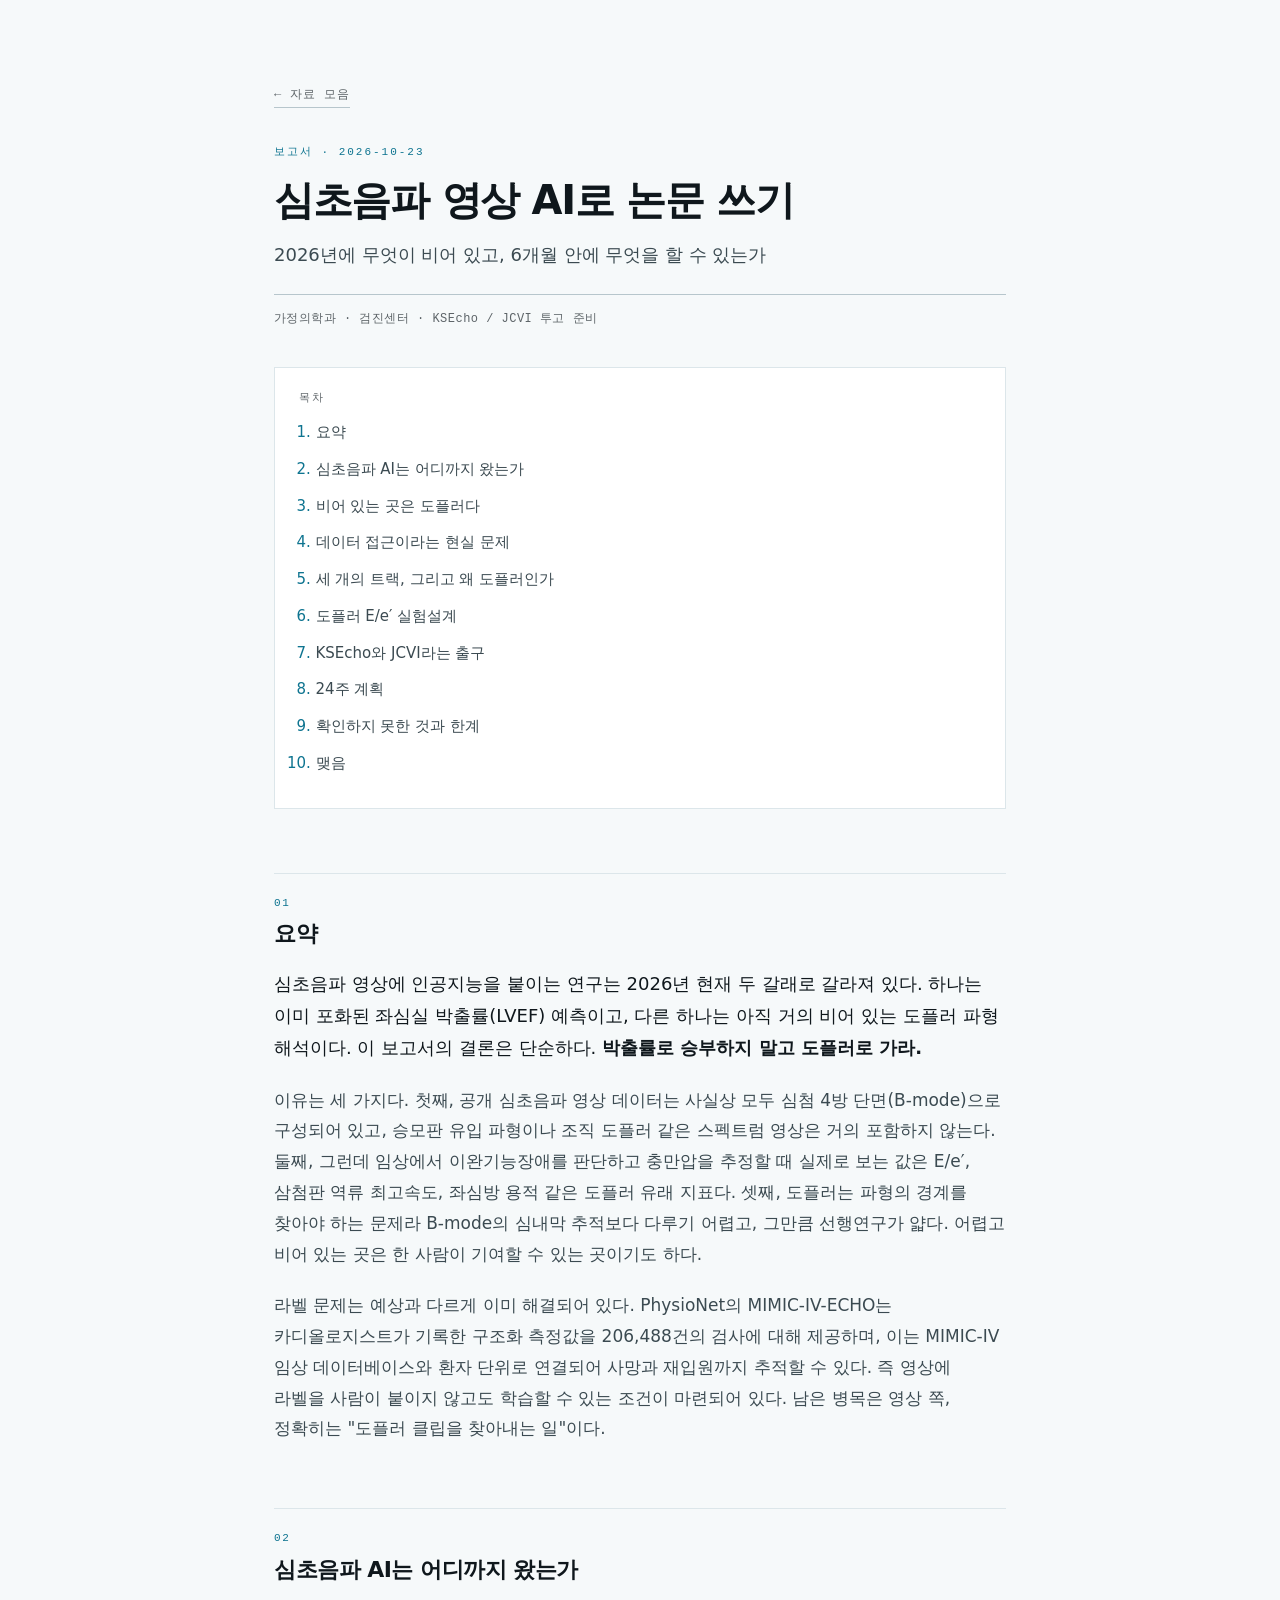
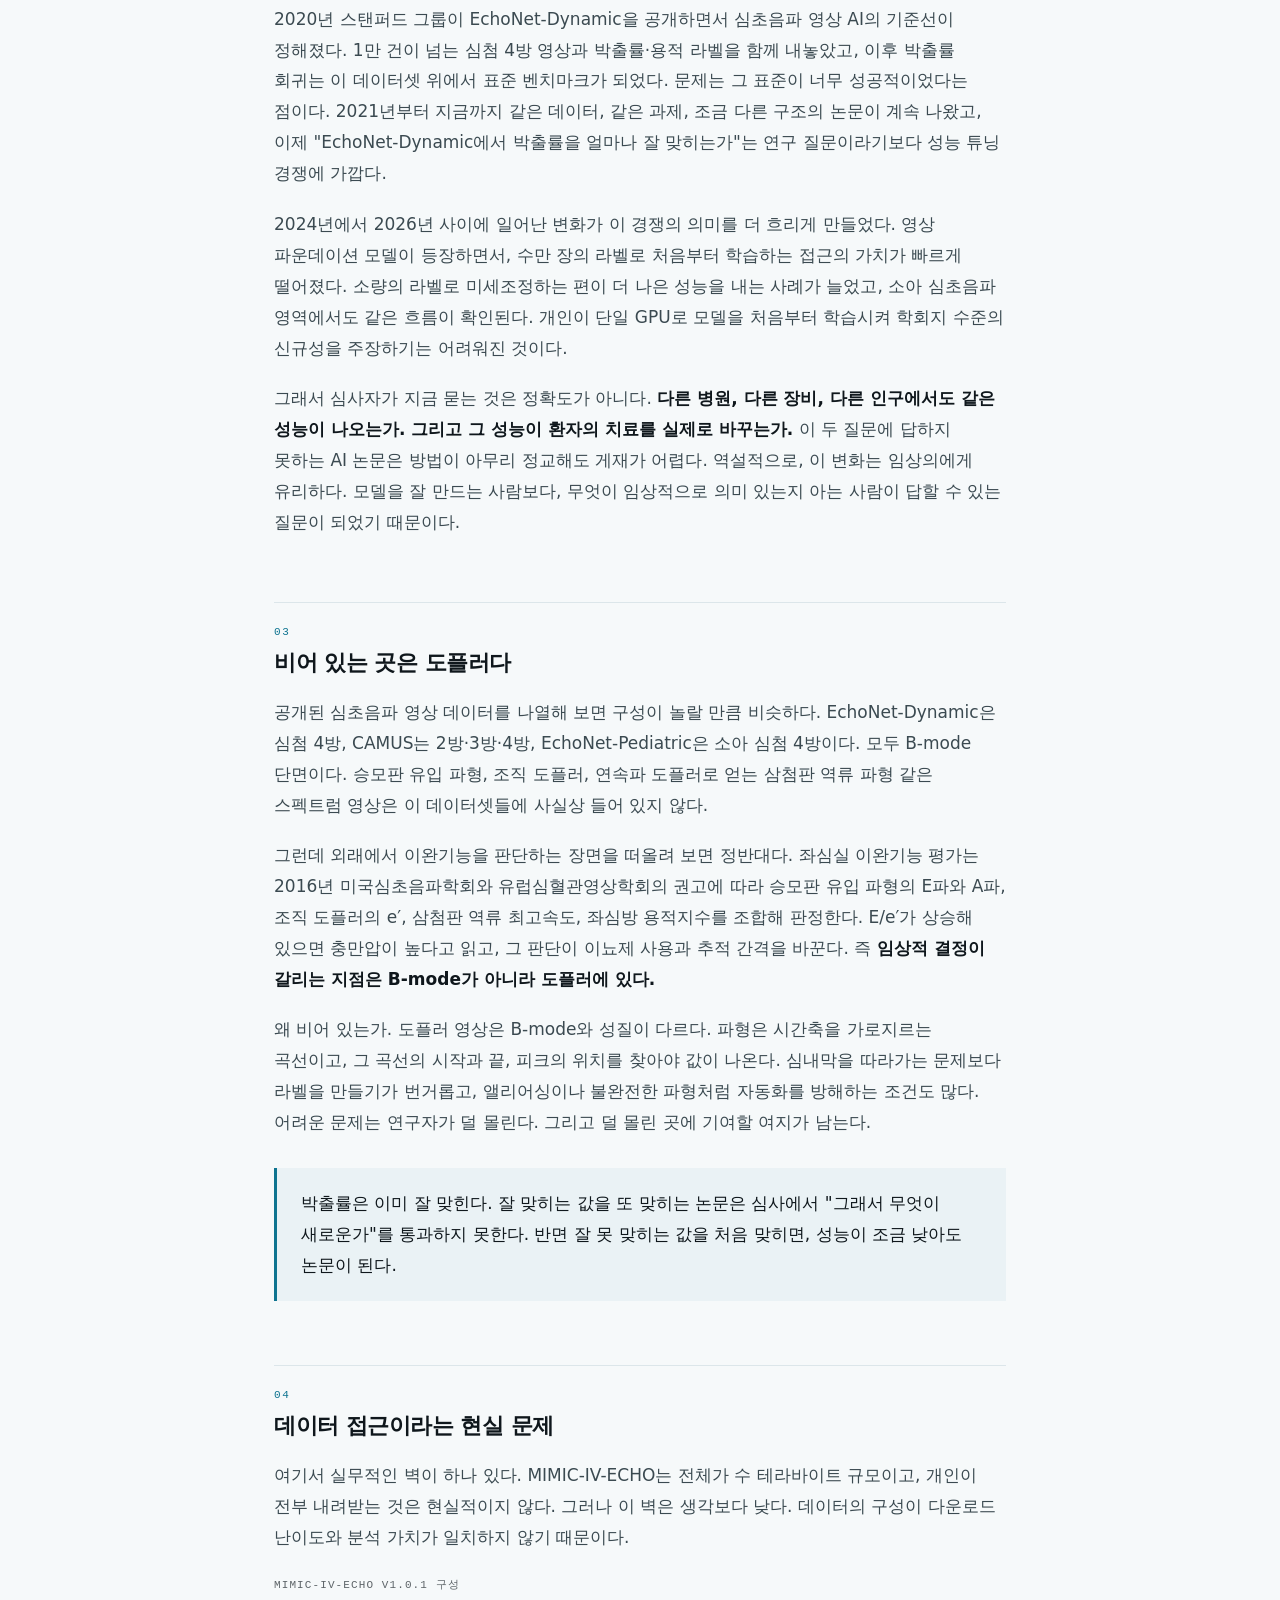
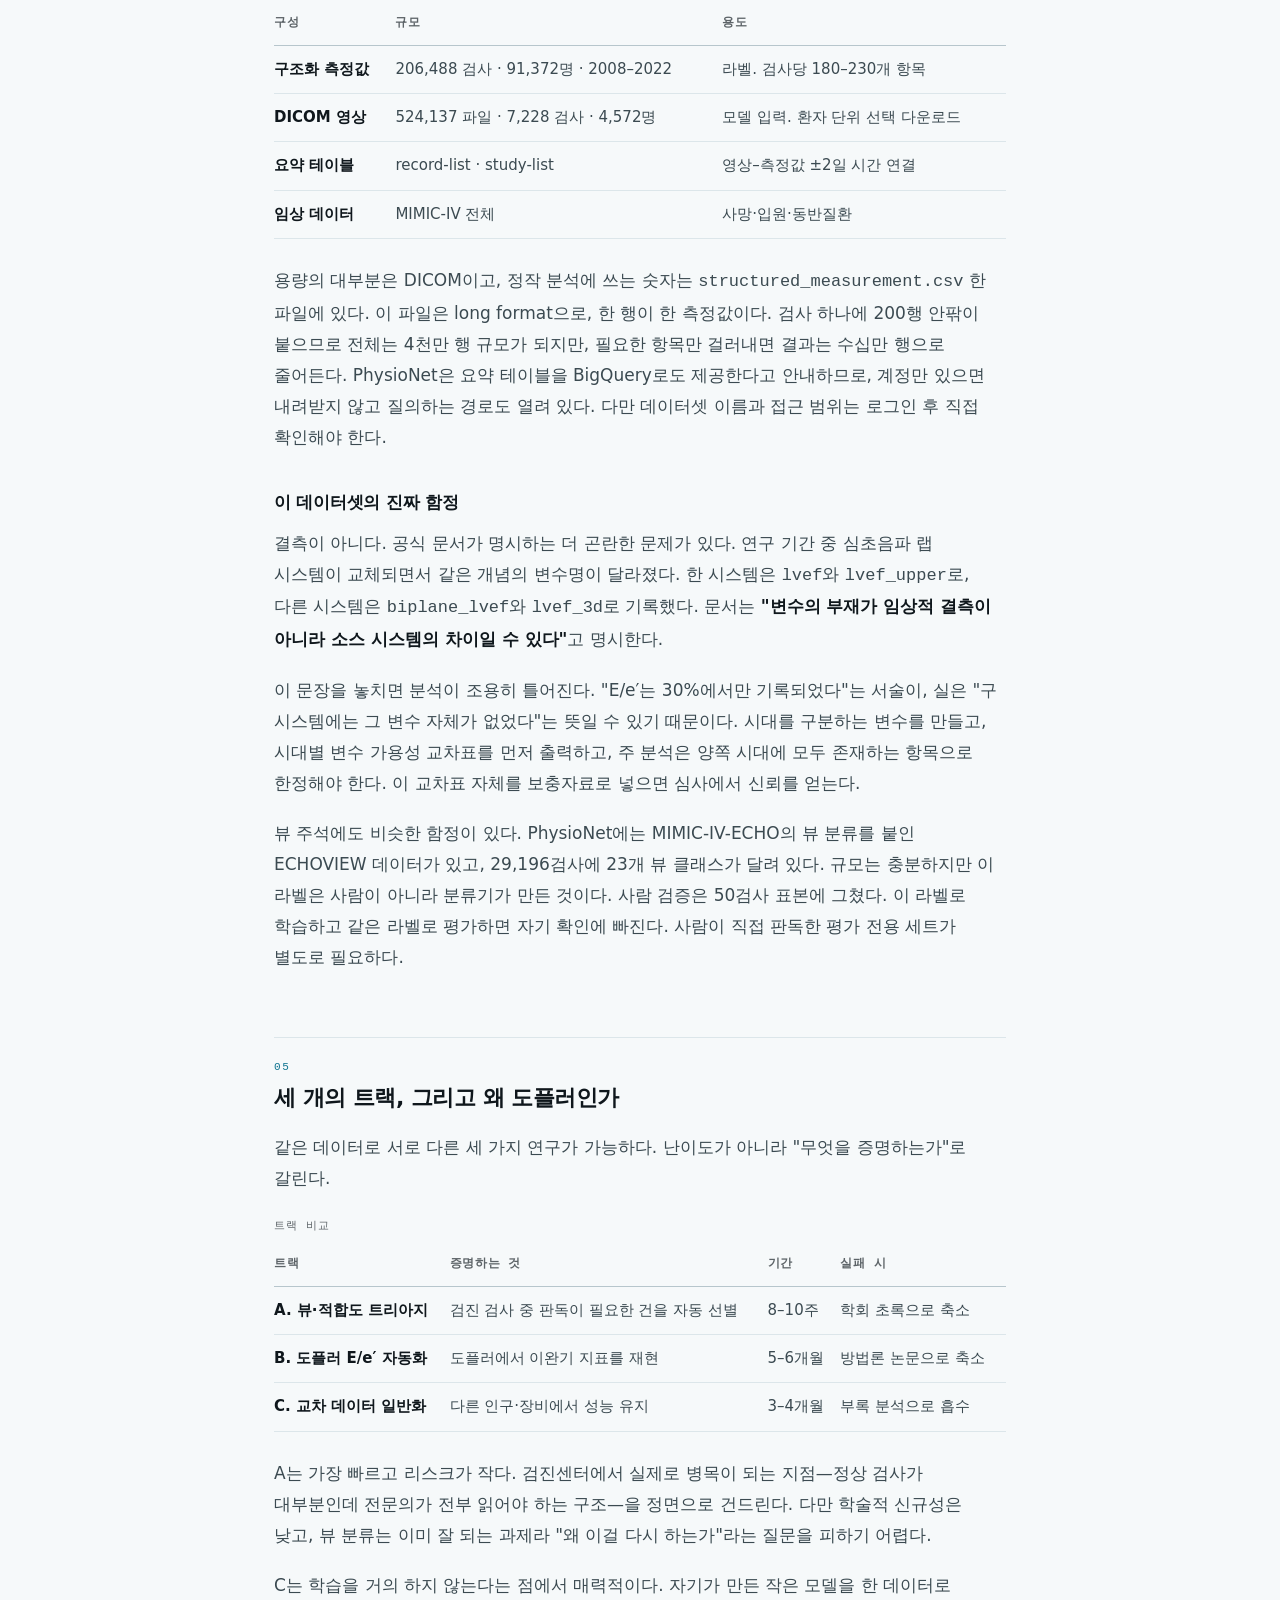
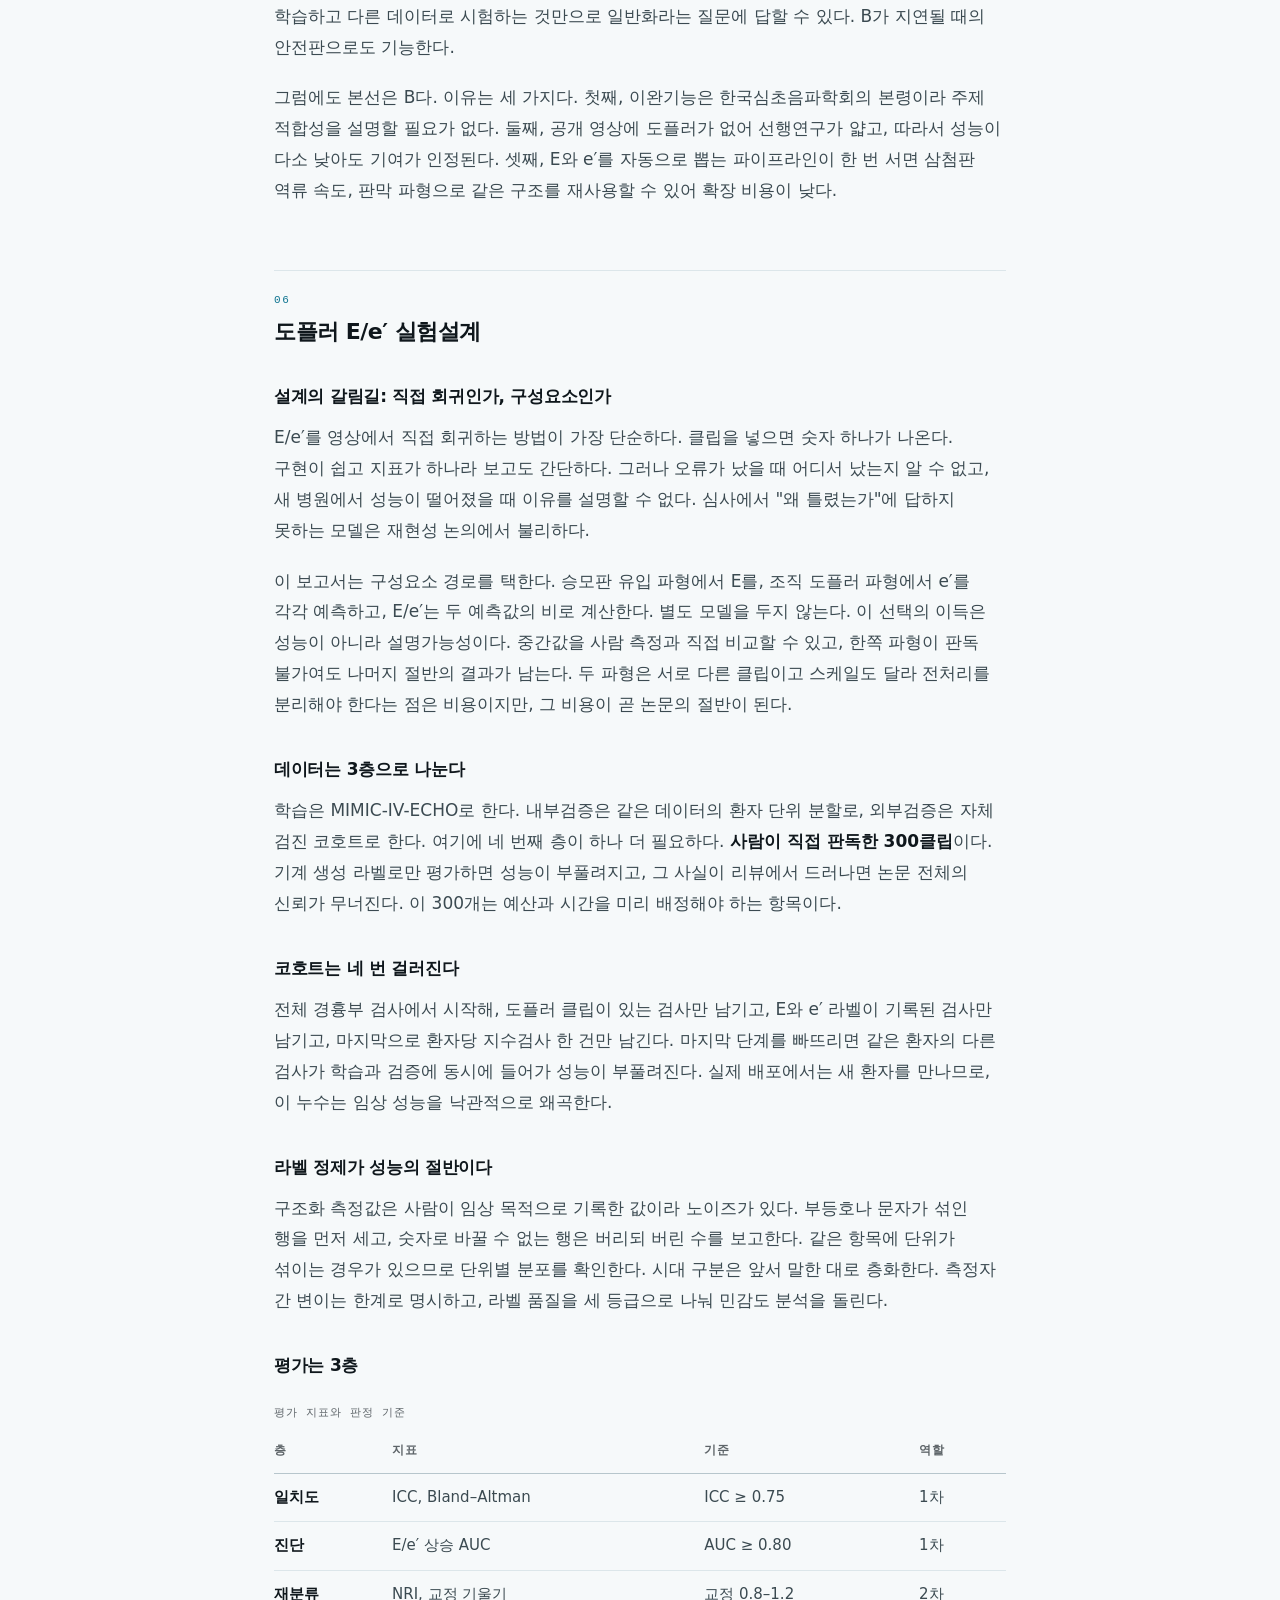
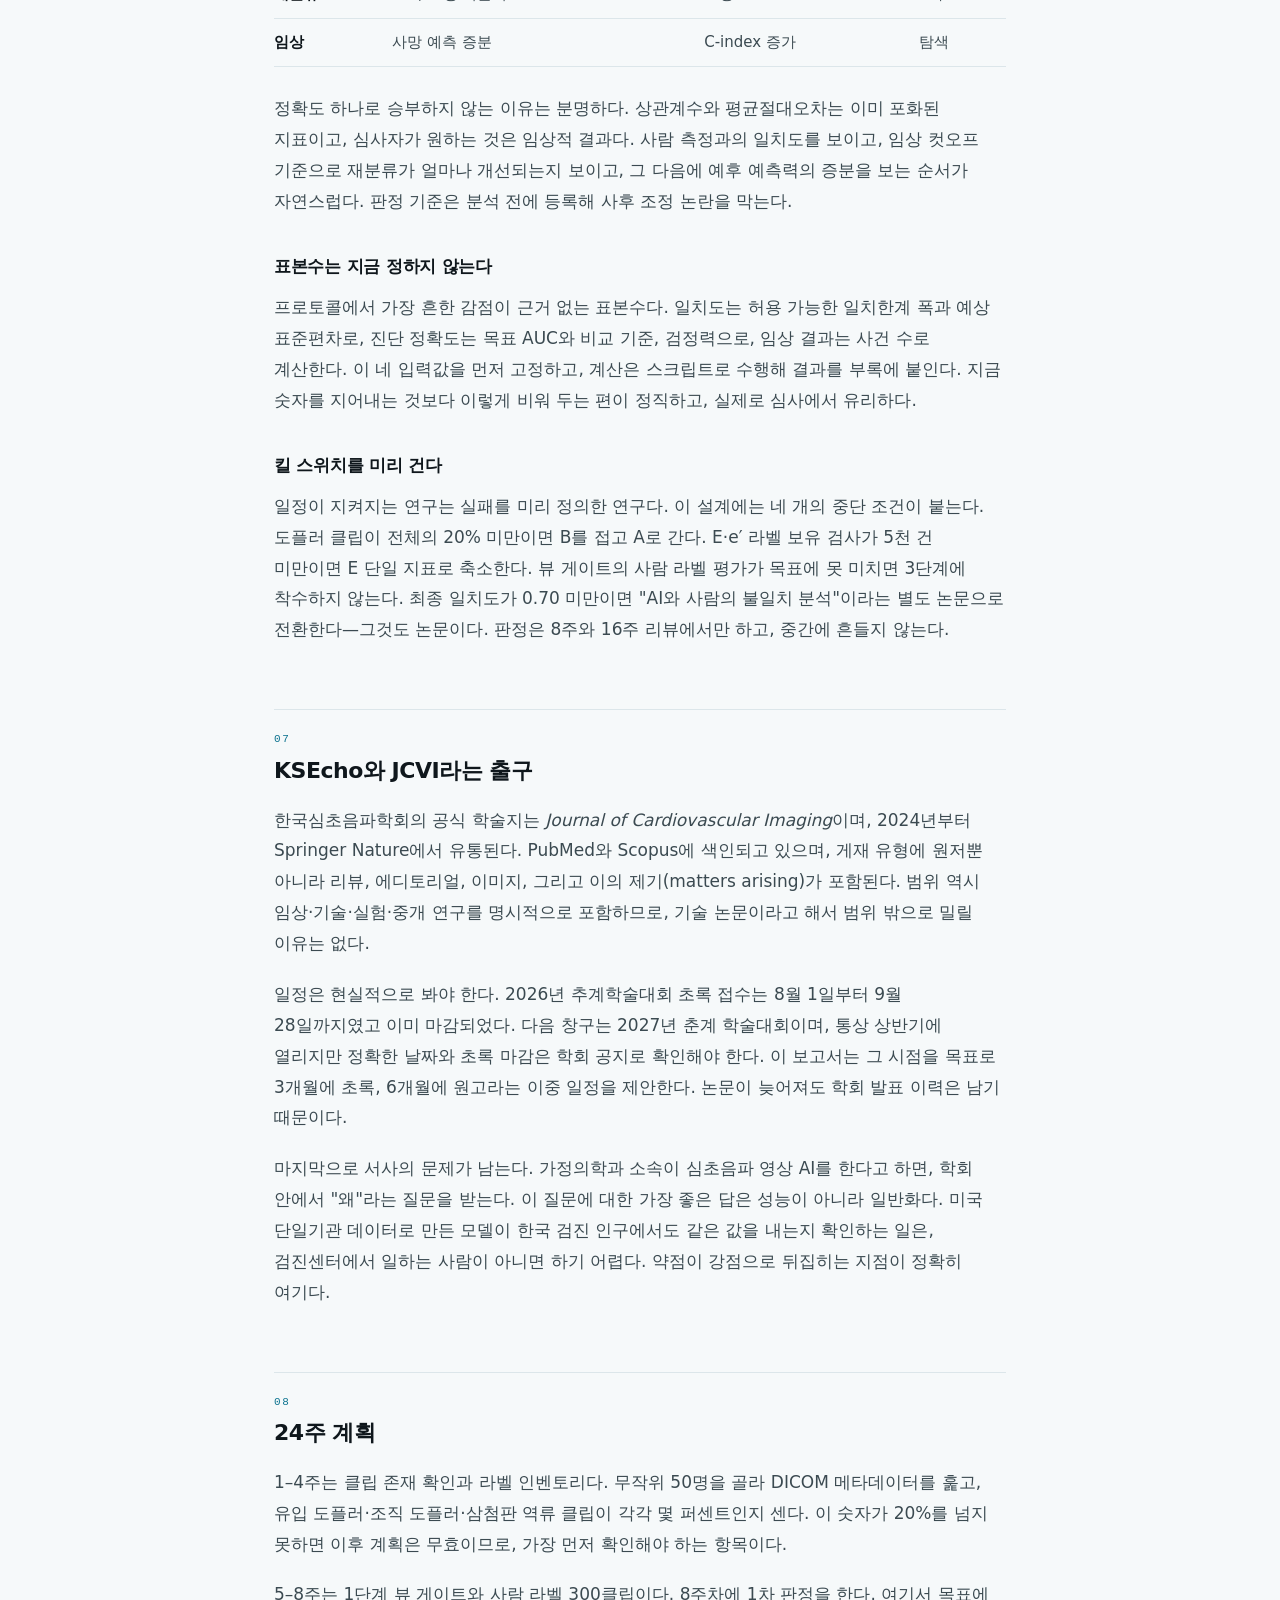
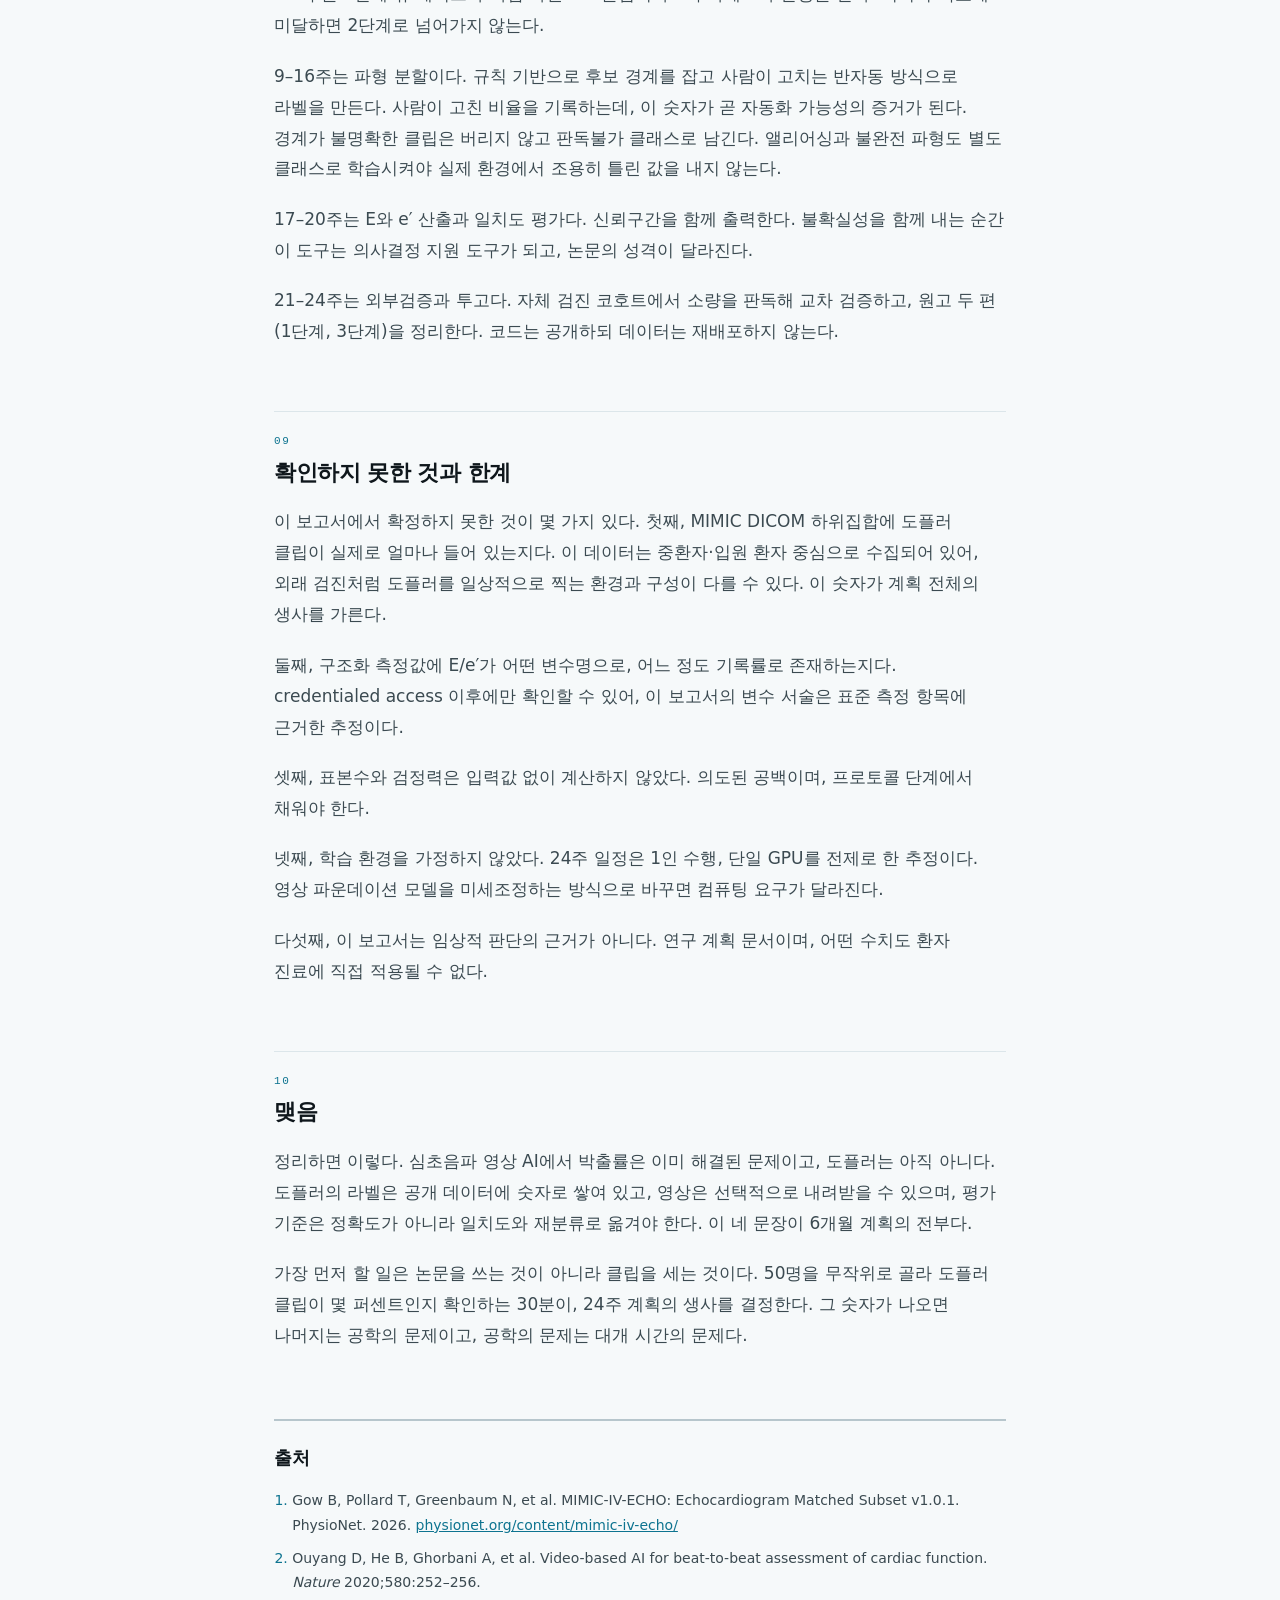
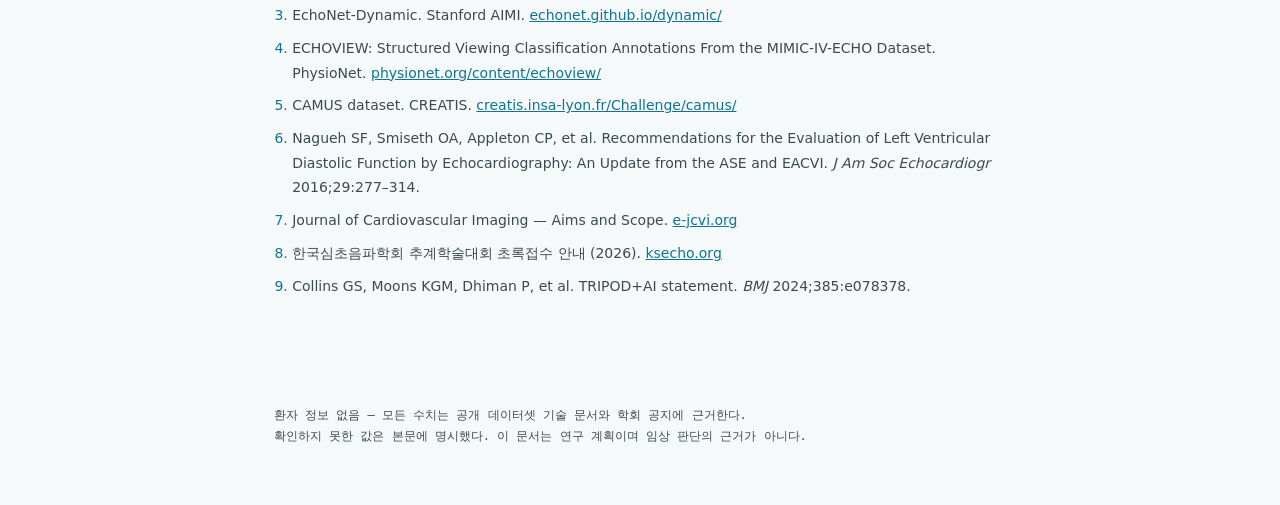
<file: reports/echo-ai-report.html>
<!DOCTYPE html>
<html lang="ko">
<head>
<meta charset="utf-8">
<meta name="viewport" content="width=device-width, initial-scale=1">
<title>심초음파 영상 AI로 논문 쓰기 — 2026년의 빈 자리와 6개월 계획</title>
<meta name="description" content="한국심초음파학회(KSEcho) 투고를 목표로, 공개 심초음파 데이터의 실제 구조와 영상 AI의 빈 영역, 도플러 기반 E/e′ 자동화 설계를 서술형으로 정리한 보고서.">
<meta property="og:title" content="심초음파 영상 AI로 논문 쓰기">
<meta property="og:description" content="2026년의 빈 자리와 6개월 계획 — 공개 데이터, 도플러, 그리고 KSEcho">
<meta property="og:type" content="article">
<link rel="icon" href="data:image/svg+xml,%3Csvg xmlns='http://www.w3.org/2000/svg' viewBox='0 0 32 32'%3E%3Crect width='32' height='32' fill='%230E7490'/%3E%3C/svg%3E">
<style>
  :root {
    --c-bg: #F6F9FA;
    --c-surface: #FFFFFF;
    --c-line: #DCE6EA;
    --c-line-strong: #B7C6CC;
    --c-ink: #0F171C;
    --c-ink-2: #3B4A51;
    --c-ink-3: #5D6468;
    --c-accent: #0E7490;
    --c-accent-soft: #E4F0F4;
    --c-quote: #EAF2F5;
    --pad-x: clamp(28px, 5vw, 96px);
    --maxw: 860px;
    --measure: 100%;
  }
  *, *::before, *::after { box-sizing: border-box; }
  body {
    margin: 0;
    background: var(--c-bg);
    color: var(--c-ink);
    font-family: "Pretendard", "Noto Sans KR", system-ui, -apple-system, sans-serif;
    font-size: 1.0625rem;
    line-height: 1.82;
    word-break: keep-all;
    line-break: strict;
    overflow-wrap: break-word;
    hyphens: none;
    -webkit-font-smoothing: antialiased;
  }
  .wrap {
    max-width: var(--maxw);
    margin-inline: auto;
    padding-inline: var(--pad-x);
    padding-top: clamp(40px, 6vw, 88px);
    padding-bottom: clamp(48px, 7vw, 104px);
  }
  .back {
    display: inline-block;
    font-family: ui-monospace, "SFMono-Regular", Menlo, monospace;
    font-size: .75rem;
    letter-spacing: .08em;
    text-decoration: none;
    color: var(--c-ink-3);
    border-bottom: 1px solid var(--c-line-strong);
    margin-bottom: 34px;
  }
  .back:hover { color: var(--c-accent); }
  .eyebrow {
    font-family: ui-monospace, "SFMono-Regular", Menlo, monospace;
    font-size: .6875rem;
    letter-spacing: .18em;
    text-transform: uppercase;
    color: var(--c-accent);
    margin: 0 0 14px;
  }
  h1 {
    font-size: clamp(1.75rem, 4vw, 2.5rem);
    font-weight: 800;
    letter-spacing: -.032em;
    line-height: 1.2;
    margin: 0 0 16px;
    max-width: 22ch;
  }
  .sub {
    font-size: 1.125rem;
    color: var(--c-ink-2);
    max-width: 46ch;
    margin: 0 0 24px;
    line-height: 1.7;
  }
  .byline {
    font-family: ui-monospace, "SFMono-Regular", Menlo, monospace;
    font-size: .75rem;
    color: var(--c-ink-3);
    letter-spacing: .04em;
    padding-top: 14px;
    border-top: 1px solid var(--c-line-strong);
  }
  article { max-width: var(--measure); margin-top: 44px; }
  h2 {
    font-size: 1.375rem;
    font-weight: 800;
    letter-spacing: -.022em;
    line-height: 1.4;
    margin: 64px 0 18px;
    padding-top: 22px;
    border-top: 1px solid var(--c-line);
  }
  h2 .no {
    display: block;
    font-family: ui-monospace, "SFMono-Regular", Menlo, monospace;
    font-size: .6875rem;
    font-weight: 400;
    letter-spacing: .16em;
    color: var(--c-accent);
    margin-bottom: 8px;
    text-transform: uppercase;
  }
  h3 {
    font-size: 1.0625rem;
    font-weight: 800;
    letter-spacing: -.015em;
    margin: 34px 0 10px;
  }
  p { margin: 0 0 1.15em; color: var(--c-ink-2); }
  p strong { color: var(--c-ink); font-weight: 700; }
  a { color: var(--c-accent); }
  ul, ol { margin: 0 0 1.3em; padding-left: 1.2em; color: var(--c-ink-2); }
  li { margin-bottom: .55em; }
  li::marker { color: var(--c-accent); }

  .lede { font-size: 1.125rem; color: var(--c-ink); line-height: 1.78; }
  .lead-in::first-letter { }

  blockquote {
    margin: 30px 0;
    padding: 20px 24px;
    background: var(--c-quote);
    border-left: 3px solid var(--c-accent);
    color: var(--c-ink);
  }
  blockquote p { margin: 0; color: var(--c-ink); font-size: 1.0625rem; }
  blockquote p + p { margin-top: .8em; }

  table { width: 100%; border-collapse: collapse; font-size: .9375rem; margin: 22px 0 26px; }
  caption {
    text-align: left;
    font-family: ui-monospace, "SFMono-Regular", Menlo, monospace;
    font-size: .6875rem;
    letter-spacing: .1em;
    text-transform: uppercase;
    color: var(--c-ink-3);
    padding-bottom: 8px;
  }
  th, td { text-align: left; padding: 10px 12px 10px 0; border-bottom: 1px solid var(--c-line); vertical-align: top; }
  th { font-size: .75rem; font-family: ui-monospace, "SFMono-Regular", Menlo, monospace; letter-spacing: .06em; text-transform: uppercase; color: var(--c-ink-3); font-weight: 600; border-bottom-color: var(--c-line-strong); }
  td:first-child { color: var(--c-ink); font-weight: 600; }
  td { color: var(--c-ink-2); }
  .num { font-variant-numeric: tabular-nums; }

  .note {
    font-size: .875rem;
    color: var(--c-ink-3);
    background: var(--c-surface);
    border: 1px solid var(--c-line);
    padding: 16px 18px;
    margin: 26px 0;
  }
  .note b { color: var(--c-ink); }
  .note p { margin: 0; font-size: .875rem; }
  .note p + p { margin-top: .7em; }

  .toc {
    background: var(--c-surface);
    border: 1px solid var(--c-line);
    padding: 20px 24px 22px;
    margin: 36px 0 8px;
    max-width: var(--measure);
  }
  .toc p {
    font-family: ui-monospace, "SFMono-Regular", Menlo, monospace;
    font-size: .6875rem;
    letter-spacing: .14em;
    text-transform: uppercase;
    color: var(--c-ink-3);
    margin: 0 0 10px;
  }
  .toc ol { margin: 0; padding-left: 1.1em; font-size: .9375rem; line-height: 1.9; }
  .toc a { color: var(--c-ink-2); text-decoration: none; }
  .toc a:hover { color: var(--c-accent); }

  .sources { max-width: var(--measure); margin-top: 68px; padding-top: 24px; border-top: 2px solid var(--c-line-strong); }
  .sources h2 { border: 0; margin-top: 0; padding-top: 0; font-size: 1.125rem; }
  .sources ol { font-size: .875rem; line-height: 1.75; padding-left: 1.3em; }
  .sources li { margin-bottom: .6em; }
  .sources a { word-break: break-all; }

  footer p { margin: 0; }
  footer {
    max-width: var(--maxw);
    margin-inline: auto;
    padding-inline: var(--pad-x);
    padding-bottom: 64px;
    font-family: ui-monospace, "SFMono-Regular", Menlo, monospace;
    font-size: .75rem;
    color: var(--c-ink-3);
    line-height: 1.75;
  }
  :focus-visible { outline: 3px solid var(--c-accent); outline-offset: 3px; }

  @media print {
    @page { size: A4; margin: 18mm 16mm; }
    body { font-size: 10.5pt; line-height: 1.7; background: #fff; }
    .back, .toc { display: none; }
    h2 { break-after: avoid; }
    table, .note, blockquote { break-inside: avoid; }
  }
</style>
</head>
<body>
<div class="wrap">
  <a class="back" href="index.html">&larr; 자료 모음</a>
  <p class="eyebrow">보고서 · 2026-10-23</p>
  <h1>심초음파 영상 AI로 논문 쓰기</h1>
  <p class="sub">2026년에 무엇이 비어 있고, 6개월 안에 무엇을 할 수 있는가</p>
  <p class="byline">가정의학과 · 검진센터 · KSEcho / JCVI 투고 준비</p>

  <div class="toc">
    <p>목차</p>
    <ol>
      <li><a href="#s1">요약</a></li>
      <li><a href="#s2">심초음파 AI는 어디까지 왔는가</a></li>
      <li><a href="#s3">비어 있는 곳은 도플러다</a></li>
      <li><a href="#s4">데이터 접근이라는 현실 문제</a></li>
      <li><a href="#s5">세 개의 트랙, 그리고 왜 도플러인가</a></li>
      <li><a href="#s6">도플러 E/e′ 실험설계</a></li>
      <li><a href="#s7">KSEcho와 JCVI라는 출구</a></li>
      <li><a href="#s8">24주 계획</a></li>
      <li><a href="#s9">확인하지 못한 것과 한계</a></li>
      <li><a href="#s10">맺음</a></li>
    </ol>
  </div>

  <article>
    <h2 id="s1"><span class="no">01</span>요약</h2>

    <p class="lede">심초음파 영상에 인공지능을 붙이는 연구는 2026년 현재 두 갈래로 갈라져 있다. 하나는 이미 포화된 좌심실 박출률(LVEF) 예측이고, 다른 하나는 아직 거의 비어 있는 도플러 파형 해석이다. 이 보고서의 결론은 단순하다. <strong>박출률로 승부하지 말고 도플러로 가라.</strong></p>

    <p>이유는 세 가지다. 첫째, 공개 심초음파 영상 데이터는 사실상 모두 심첨 4방 단면(B-mode)으로 구성되어 있고, 승모판 유입 파형이나 조직 도플러 같은 스펙트럼 영상은 거의 포함하지 않는다. 둘째, 그런데 임상에서 이완기능장애를 판단하고 충만압을 추정할 때 실제로 보는 값은 E/e′, 삼첨판 역류 최고속도, 좌심방 용적 같은 도플러 유래 지표다. 셋째, 도플러는 파형의 경계를 찾아야 하는 문제라 B-mode의 심내막 추적보다 다루기 어렵고, 그만큼 선행연구가 얇다. 어렵고 비어 있는 곳은 한 사람이 기여할 수 있는 곳이기도 하다.</p>

    <p>라벨 문제는 예상과 다르게 이미 해결되어 있다. PhysioNet의 MIMIC-IV-ECHO는 카디올로지스트가 기록한 구조화 측정값을 206,488건의 검사에 대해 제공하며, 이는 MIMIC-IV 임상 데이터베이스와 환자 단위로 연결되어 사망과 재입원까지 추적할 수 있다. 즉 영상에 라벨을 사람이 붙이지 않고도 학습할 수 있는 조건이 마련되어 있다. 남은 병목은 영상 쪽, 정확히는 "도플러 클립을 찾아내는 일"이다.</p>

    <h2 id="s2"><span class="no">02</span>심초음파 AI는 어디까지 왔는가</h2>

    <p>2020년 스탠퍼드 그룹이 EchoNet-Dynamic을 공개하면서 심초음파 영상 AI의 기준선이 정해졌다. 1만 건이 넘는 심첨 4방 영상과 박출률·용적 라벨을 함께 내놓았고, 이후 박출률 회귀는 이 데이터셋 위에서 표준 벤치마크가 되었다. 문제는 그 표준이 너무 성공적이었다는 점이다. 2021년부터 지금까지 같은 데이터, 같은 과제, 조금 다른 구조의 논문이 계속 나왔고, 이제 "EchoNet-Dynamic에서 박출률을 얼마나 잘 맞히는가"는 연구 질문이라기보다 성능 튜닝 경쟁에 가깝다.</p>

    <p>2024년에서 2026년 사이에 일어난 변화가 이 경쟁의 의미를 더 흐리게 만들었다. 영상 파운데이션 모델이 등장하면서, 수만 장의 라벨로 처음부터 학습하는 접근의 가치가 빠르게 떨어졌다. 소량의 라벨로 미세조정하는 편이 더 나은 성능을 내는 사례가 늘었고, 소아 심초음파 영역에서도 같은 흐름이 확인된다. 개인이 단일 GPU로 모델을 처음부터 학습시켜 학회지 수준의 신규성을 주장하기는 어려워진 것이다.</p>

    <p>그래서 심사자가 지금 묻는 것은 정확도가 아니다. <strong>다른 병원, 다른 장비, 다른 인구에서도 같은 성능이 나오는가. 그리고 그 성능이 환자의 치료를 실제로 바꾸는가.</strong> 이 두 질문에 답하지 못하는 AI 논문은 방법이 아무리 정교해도 게재가 어렵다. 역설적으로, 이 변화는 임상의에게 유리하다. 모델을 잘 만드는 사람보다, 무엇이 임상적으로 의미 있는지 아는 사람이 답할 수 있는 질문이 되었기 때문이다.</p>

    <h2 id="s3"><span class="no">03</span>비어 있는 곳은 도플러다</h2>

    <p>공개된 심초음파 영상 데이터를 나열해 보면 구성이 놀랄 만큼 비슷하다. EchoNet-Dynamic은 심첨 4방, CAMUS는 2방·3방·4방, EchoNet-Pediatric은 소아 심첨 4방이다. 모두 B-mode 단면이다. 승모판 유입 파형, 조직 도플러, 연속파 도플러로 얻는 삼첨판 역류 파형 같은 스펙트럼 영상은 이 데이터셋들에 사실상 들어 있지 않다.</p>

    <p>그런데 외래에서 이완기능을 판단하는 장면을 떠올려 보면 정반대다. 좌심실 이완기능 평가는 2016년 미국심초음파학회와 유럽심혈관영상학회의 권고에 따라 승모판 유입 파형의 E파와 A파, 조직 도플러의 e′, 삼첨판 역류 최고속도, 좌심방 용적지수를 조합해 판정한다. E/e′가 상승해 있으면 충만압이 높다고 읽고, 그 판단이 이뇨제 사용과 추적 간격을 바꾼다. 즉 <strong>임상적 결정이 갈리는 지점은 B-mode가 아니라 도플러에 있다.</strong></p>

    <p>왜 비어 있는가. 도플러 영상은 B-mode와 성질이 다르다. 파형은 시간축을 가로지르는 곡선이고, 그 곡선의 시작과 끝, 피크의 위치를 찾아야 값이 나온다. 심내막을 따라가는 문제보다 라벨을 만들기가 번거롭고, 앨리어싱이나 불완전한 파형처럼 자동화를 방해하는 조건도 많다. 어려운 문제는 연구자가 덜 몰린다. 그리고 덜 몰린 곳에 기여할 여지가 남는다.</p>

    <blockquote>
      <p>박출률은 이미 잘 맞힌다. 잘 맞히는 값을 또 맞히는 논문은 심사에서 "그래서 무엇이 새로운가"를 통과하지 못한다. 반면 잘 못 맞히는 값을 처음 맞히면, 성능이 조금 낮아도 논문이 된다.</p>
    </blockquote>

    <h2 id="s4"><span class="no">04</span>데이터 접근이라는 현실 문제</h2>

    <p>여기서 실무적인 벽이 하나 있다. MIMIC-IV-ECHO는 전체가 수 테라바이트 규모이고, 개인이 전부 내려받는 것은 현실적이지 않다. 그러나 이 벽은 생각보다 낮다. 데이터의 구성이 다운로드 난이도와 분석 가치가 일치하지 않기 때문이다.</p>

    <table>
      <caption>MIMIC-IV-ECHO v1.0.1 구성</caption>
      <thead><tr><th>구성</th><th>규모</th><th>용도</th></tr></thead>
      <tbody>
        <tr><td>구조화 측정값</td><td class="num">206,488 검사 · 91,372명 · 2008–2022</td><td>라벨. 검사당 180–230개 항목</td></tr>
        <tr><td>DICOM 영상</td><td class="num">524,137 파일 · 7,228 검사 · 4,572명</td><td>모델 입력. 환자 단위 선택 다운로드</td></tr>
        <tr><td>요약 테이블</td><td>record-list · study-list</td><td>영상–측정값 ±2일 시간 연결</td></tr>
        <tr><td>임상 데이터</td><td>MIMIC-IV 전체</td><td>사망·입원·동반질환</td></tr>
      </tbody>
    </table>

    <p>용량의 대부분은 DICOM이고, 정작 분석에 쓰는 숫자는 <code>structured_measurement.csv</code> 한 파일에 있다. 이 파일은 long format으로, 한 행이 한 측정값이다. 검사 하나에 200행 안팎이 붙으므로 전체는 4천만 행 규모가 되지만, 필요한 항목만 걸러내면 결과는 수십만 행으로 줄어든다. PhysioNet은 요약 테이블을 BigQuery로도 제공한다고 안내하므로, 계정만 있으면 내려받지 않고 질의하는 경로도 열려 있다. 다만 데이터셋 이름과 접근 범위는 로그인 후 직접 확인해야 한다.</p>

    <h3>이 데이터셋의 진짜 함정</h3>

    <p>결측이 아니다. 공식 문서가 명시하는 더 곤란한 문제가 있다. 연구 기간 중 심초음파 랩 시스템이 교체되면서 같은 개념의 변수명이 달라졌다. 한 시스템은 <code>lvef</code>와 <code>lvef_upper</code>로, 다른 시스템은 <code>biplane_lvef</code>와 <code>lvef_3d</code>로 기록했다. 문서는 <strong>"변수의 부재가 임상적 결측이 아니라 소스 시스템의 차이일 수 있다"</strong>고 명시한다.</p>

    <p>이 문장을 놓치면 분석이 조용히 틀어진다. "E/e′는 30%에서만 기록되었다"는 서술이, 실은 "구 시스템에는 그 변수 자체가 없었다"는 뜻일 수 있기 때문이다. 시대를 구분하는 변수를 만들고, 시대별 변수 가용성 교차표를 먼저 출력하고, 주 분석은 양쪽 시대에 모두 존재하는 항목으로 한정해야 한다. 이 교차표 자체를 보충자료로 넣으면 심사에서 신뢰를 얻는다.</p>

    <p>뷰 주석에도 비슷한 함정이 있다. PhysioNet에는 MIMIC-IV-ECHO의 뷰 분류를 붙인 ECHOVIEW 데이터가 있고, 29,196검사에 23개 뷰 클래스가 달려 있다. 규모는 충분하지만 이 라벨은 사람이 아니라 분류기가 만든 것이다. 사람 검증은 50검사 표본에 그쳤다. 이 라벨로 학습하고 같은 라벨로 평가하면 자기 확인에 빠진다. 사람이 직접 판독한 평가 전용 세트가 별도로 필요하다.</p>

    <h2 id="s5"><span class="no">05</span>세 개의 트랙, 그리고 왜 도플러인가</h2>

    <p>같은 데이터로 서로 다른 세 가지 연구가 가능하다. 난이도가 아니라 "무엇을 증명하는가"로 갈린다.</p>

    <table>
      <caption>트랙 비교</caption>
      <thead><tr><th>트랙</th><th>증명하는 것</th><th>기간</th><th>실패 시</th></tr></thead>
      <tbody>
        <tr><td>A. 뷰·적합도 트리아지</td><td>검진 검사 중 판독이 필요한 건을 자동 선별</td><td>8–10주</td><td>학회 초록으로 축소</td></tr>
        <tr><td>B. 도플러 E/e′ 자동화</td><td>도플러에서 이완기 지표를 재현</td><td>5–6개월</td><td>방법론 논문으로 축소</td></tr>
        <tr><td>C. 교차 데이터 일반화</td><td>다른 인구·장비에서 성능 유지</td><td>3–4개월</td><td>부록 분석으로 흡수</td></tr>
      </tbody>
    </table>

    <p>A는 가장 빠르고 리스크가 작다. 검진센터에서 실제로 병목이 되는 지점—정상 검사가 대부분인데 전문의가 전부 읽어야 하는 구조—을 정면으로 건드린다. 다만 학술적 신규성은 낮고, 뷰 분류는 이미 잘 되는 과제라 "왜 이걸 다시 하는가"라는 질문을 피하기 어렵다.</p>

    <p>C는 학습을 거의 하지 않는다는 점에서 매력적이다. 자기가 만든 작은 모델을 한 데이터로 학습하고 다른 데이터로 시험하는 것만으로 일반화라는 질문에 답할 수 있다. B가 지연될 때의 안전판으로도 기능한다.</p>

    <p>그럼에도 본선은 B다. 이유는 세 가지다. 첫째, 이완기능은 한국심초음파학회의 본령이라 주제 적합성을 설명할 필요가 없다. 둘째, 공개 영상에 도플러가 없어 선행연구가 얇고, 따라서 성능이 다소 낮아도 기여가 인정된다. 셋째, E와 e′를 자동으로 뽑는 파이프라인이 한 번 서면 삼첨판 역류 속도, 판막 파형으로 같은 구조를 재사용할 수 있어 확장 비용이 낮다.</p>

    <h2 id="s6"><span class="no">06</span>도플러 E/e′ 실험설계</h2>

    <h3>설계의 갈림길: 직접 회귀인가, 구성요소인가</h3>

    <p>E/e′를 영상에서 직접 회귀하는 방법이 가장 단순하다. 클립을 넣으면 숫자 하나가 나온다. 구현이 쉽고 지표가 하나라 보고도 간단하다. 그러나 오류가 났을 때 어디서 났는지 알 수 없고, 새 병원에서 성능이 떨어졌을 때 이유를 설명할 수 없다. 심사에서 "왜 틀렸는가"에 답하지 못하는 모델은 재현성 논의에서 불리하다.</p>

    <p>이 보고서는 구성요소 경로를 택한다. 승모판 유입 파형에서 E를, 조직 도플러 파형에서 e′를 각각 예측하고, E/e′는 두 예측값의 비로 계산한다. 별도 모델을 두지 않는다. 이 선택의 이득은 성능이 아니라 설명가능성이다. 중간값을 사람 측정과 직접 비교할 수 있고, 한쪽 파형이 판독 불가여도 나머지 절반의 결과가 남는다. 두 파형은 서로 다른 클립이고 스케일도 달라 전처리를 분리해야 한다는 점은 비용이지만, 그 비용이 곧 논문의 절반이 된다.</p>

    <h3>데이터는 3층으로 나눈다</h3>

    <p>학습은 MIMIC-IV-ECHO로 한다. 내부검증은 같은 데이터의 환자 단위 분할로, 외부검증은 자체 검진 코호트로 한다. 여기에 네 번째 층이 하나 더 필요하다. <strong>사람이 직접 판독한 300클립</strong>이다. 기계 생성 라벨로만 평가하면 성능이 부풀려지고, 그 사실이 리뷰에서 드러나면 논문 전체의 신뢰가 무너진다. 이 300개는 예산과 시간을 미리 배정해야 하는 항목이다.</p>

    <h3>코호트는 네 번 걸러진다</h3>

    <p>전체 경흉부 검사에서 시작해, 도플러 클립이 있는 검사만 남기고, E와 e′ 라벨이 기록된 검사만 남기고, 마지막으로 환자당 지수검사 한 건만 남긴다. 마지막 단계를 빠뜨리면 같은 환자의 다른 검사가 학습과 검증에 동시에 들어가 성능이 부풀려진다. 실제 배포에서는 새 환자를 만나므로, 이 누수는 임상 성능을 낙관적으로 왜곡한다.</p>

    <h3>라벨 정제가 성능의 절반이다</h3>

    <p>구조화 측정값은 사람이 임상 목적으로 기록한 값이라 노이즈가 있다. 부등호나 문자가 섞인 행을 먼저 세고, 숫자로 바꿀 수 없는 행은 버리되 버린 수를 보고한다. 같은 항목에 단위가 섞이는 경우가 있으므로 단위별 분포를 확인한다. 시대 구분은 앞서 말한 대로 층화한다. 측정자 간 변이는 한계로 명시하고, 라벨 품질을 세 등급으로 나눠 민감도 분석을 돌린다.</p>

    <h3>평가는 3층</h3>

    <table>
      <caption>평가 지표와 판정 기준</caption>
      <thead><tr><th>층</th><th>지표</th><th>기준</th><th>역할</th></tr></thead>
      <tbody>
        <tr><td>일치도</td><td>ICC, Bland–Altman</td><td>ICC ≥ 0.75</td><td>1차</td></tr>
        <tr><td>진단</td><td>E/e′ 상승 AUC</td><td>AUC ≥ 0.80</td><td>1차</td></tr>
        <tr><td>재분류</td><td>NRI, 교정 기울기</td><td>교정 0.8–1.2</td><td>2차</td></tr>
        <tr><td>임상</td><td>사망 예측 증분</td><td>C-index 증가</td><td>탐색</td></tr>
      </tbody>
    </table>

    <p>정확도 하나로 승부하지 않는 이유는 분명하다. 상관계수와 평균절대오차는 이미 포화된 지표이고, 심사자가 원하는 것은 임상적 결과다. 사람 측정과의 일치도를 보이고, 임상 컷오프 기준으로 재분류가 얼마나 개선되는지 보이고, 그 다음에 예후 예측력의 증분을 보는 순서가 자연스럽다. 판정 기준은 분석 전에 등록해 사후 조정 논란을 막는다.</p>

    <h3>표본수는 지금 정하지 않는다</h3>

    <p>프로토콜에서 가장 흔한 감점이 근거 없는 표본수다. 일치도는 허용 가능한 일치한계 폭과 예상 표준편차로, 진단 정확도는 목표 AUC와 비교 기준, 검정력으로, 임상 결과는 사건 수로 계산한다. 이 네 입력값을 먼저 고정하고, 계산은 스크립트로 수행해 결과를 부록에 붙인다. 지금 숫자를 지어내는 것보다 이렇게 비워 두는 편이 정직하고, 실제로 심사에서 유리하다.</p>

    <h3>킬 스위치를 미리 건다</h3>

    <p>일정이 지켜지는 연구는 실패를 미리 정의한 연구다. 이 설계에는 네 개의 중단 조건이 붙는다. 도플러 클립이 전체의 20% 미만이면 B를 접고 A로 간다. E·e′ 라벨 보유 검사가 5천 건 미만이면 E 단일 지표로 축소한다. 뷰 게이트의 사람 라벨 평가가 목표에 못 미치면 3단계에 착수하지 않는다. 최종 일치도가 0.70 미만이면 "AI와 사람의 불일치 분석"이라는 별도 논문으로 전환한다—그것도 논문이다. 판정은 8주와 16주 리뷰에서만 하고, 중간에 흔들지 않는다.</p>

    <h2 id="s7"><span class="no">07</span>KSEcho와 JCVI라는 출구</h2>

    <p>한국심초음파학회의 공식 학술지는 <em>Journal of Cardiovascular Imaging</em>이며, 2024년부터 Springer Nature에서 유통된다. PubMed와 Scopus에 색인되고 있으며, 게재 유형에 원저뿐 아니라 리뷰, 에디토리얼, 이미지, 그리고 이의 제기(matters arising)가 포함된다. 범위 역시 임상·기술·실험·중개 연구를 명시적으로 포함하므로, 기술 논문이라고 해서 범위 밖으로 밀릴 이유는 없다.</p>

    <p>일정은 현실적으로 봐야 한다. 2026년 추계학술대회 초록 접수는 8월 1일부터 9월 28일까지였고 이미 마감되었다. 다음 창구는 2027년 춘계 학술대회이며, 통상 상반기에 열리지만 정확한 날짜와 초록 마감은 학회 공지로 확인해야 한다. 이 보고서는 그 시점을 목표로 3개월에 초록, 6개월에 원고라는 이중 일정을 제안한다. 논문이 늦어져도 학회 발표 이력은 남기 때문이다.</p>

    <p>마지막으로 서사의 문제가 남는다. 가정의학과 소속이 심초음파 영상 AI를 한다고 하면, 학회 안에서 "왜"라는 질문을 받는다. 이 질문에 대한 가장 좋은 답은 성능이 아니라 일반화다. 미국 단일기관 데이터로 만든 모델이 한국 검진 인구에서도 같은 값을 내는지 확인하는 일은, 검진센터에서 일하는 사람이 아니면 하기 어렵다. 약점이 강점으로 뒤집히는 지점이 정확히 여기다.</p>

    <h2 id="s8"><span class="no">08</span>24주 계획</h2>

    <p>1–4주는 클립 존재 확인과 라벨 인벤토리다. 무작위 50명을 골라 DICOM 메타데이터를 훑고, 유입 도플러·조직 도플러·삼첨판 역류 클립이 각각 몇 퍼센트인지 센다. 이 숫자가 20%를 넘지 못하면 이후 계획은 무효이므로, 가장 먼저 확인해야 하는 항목이다.</p>

    <p>5–8주는 1단계 뷰 게이트와 사람 라벨 300클립이다. 8주차에 1차 판정을 한다. 여기서 목표에 미달하면 2단계로 넘어가지 않는다.</p>

    <p>9–16주는 파형 분할이다. 규칙 기반으로 후보 경계를 잡고 사람이 고치는 반자동 방식으로 라벨을 만든다. 사람이 고친 비율을 기록하는데, 이 숫자가 곧 자동화 가능성의 증거가 된다. 경계가 불명확한 클립은 버리지 않고 판독불가 클래스로 남긴다. 앨리어싱과 불완전 파형도 별도 클래스로 학습시켜야 실제 환경에서 조용히 틀린 값을 내지 않는다.</p>

    <p>17–20주는 E와 e′ 산출과 일치도 평가다. 신뢰구간을 함께 출력한다. 불확실성을 함께 내는 순간 이 도구는 의사결정 지원 도구가 되고, 논문의 성격이 달라진다.</p>

    <p>21–24주는 외부검증과 투고다. 자체 검진 코호트에서 소량을 판독해 교차 검증하고, 원고 두 편(1단계, 3단계)을 정리한다. 코드는 공개하되 데이터는 재배포하지 않는다.</p>

    <h2 id="s9"><span class="no">09</span>확인하지 못한 것과 한계</h2>

    <p>이 보고서에서 확정하지 못한 것이 몇 가지 있다. 첫째, MIMIC DICOM 하위집합에 도플러 클립이 실제로 얼마나 들어 있는지다. 이 데이터는 중환자·입원 환자 중심으로 수집되어 있어, 외래 검진처럼 도플러를 일상적으로 찍는 환경과 구성이 다를 수 있다. 이 숫자가 계획 전체의 생사를 가른다.</p>

    <p>둘째, 구조화 측정값에 E/e′가 어떤 변수명으로, 어느 정도 기록률로 존재하는지다. credentialed access 이후에만 확인할 수 있어, 이 보고서의 변수 서술은 표준 측정 항목에 근거한 추정이다.</p>

    <p>셋째, 표본수와 검정력은 입력값 없이 계산하지 않았다. 의도된 공백이며, 프로토콜 단계에서 채워야 한다.</p>

    <p>넷째, 학습 환경을 가정하지 않았다. 24주 일정은 1인 수행, 단일 GPU를 전제로 한 추정이다. 영상 파운데이션 모델을 미세조정하는 방식으로 바꾸면 컴퓨팅 요구가 달라진다.</p>

    <p>다섯째, 이 보고서는 임상적 판단의 근거가 아니다. 연구 계획 문서이며, 어떤 수치도 환자 진료에 직접 적용될 수 없다.</p>

    <h2 id="s10"><span class="no">10</span>맺음</h2>

    <p>정리하면 이렇다. 심초음파 영상 AI에서 박출률은 이미 해결된 문제이고, 도플러는 아직 아니다. 도플러의 라벨은 공개 데이터에 숫자로 쌓여 있고, 영상은 선택적으로 내려받을 수 있으며, 평가 기준은 정확도가 아니라 일치도와 재분류로 옮겨야 한다. 이 네 문장이 6개월 계획의 전부다.</p>

    <p>가장 먼저 할 일은 논문을 쓰는 것이 아니라 클립을 세는 것이다. 50명을 무작위로 골라 도플러 클립이 몇 퍼센트인지 확인하는 30분이, 24주 계획의 생사를 결정한다. 그 숫자가 나오면 나머지는 공학의 문제이고, 공학의 문제는 대개 시간의 문제다.</p>
  </article>

  <div class="sources">
    <h2>출처</h2>
    <ol>
      <li>Gow B, Pollard T, Greenbaum N, et al. MIMIC-IV-ECHO: Echocardiogram Matched Subset v1.0.1. PhysioNet. 2026. <a href="https://physionet.org/content/mimic-iv-echo/">physionet.org/content/mimic-iv-echo/</a></li>
      <li>Ouyang D, He B, Ghorbani A, et al. Video-based AI for beat-to-beat assessment of cardiac function. <em>Nature</em> 2020;580:252–256.</li>
      <li>EchoNet-Dynamic. Stanford AIMI. <a href="https://echonet.github.io/dynamic/">echonet.github.io/dynamic/</a></li>
      <li>ECHOVIEW: Structured Viewing Classification Annotations From the MIMIC-IV-ECHO Dataset. PhysioNet. <a href="https://physionet.org/content/echoview/">physionet.org/content/echoview/</a></li>
      <li>CAMUS dataset. CREATIS. <a href="https://www.creatis.insa-lyon.fr/Challenge/camus/">creatis.insa-lyon.fr/Challenge/camus/</a></li>
      <li>Nagueh SF, Smiseth OA, Appleton CP, et al. Recommendations for the Evaluation of Left Ventricular Diastolic Function by Echocardiography: An Update from the ASE and EACVI. <em>J Am Soc Echocardiogr</em> 2016;29:277–314.</li>
      <li>Journal of Cardiovascular Imaging — Aims and Scope. <a href="https://e-jcvi.org/">e-jcvi.org</a></li>
      <li>한국심초음파학회 추계학술대회 초록접수 안내 (2026). <a href="https://www.ksecho.org/">ksecho.org</a></li>
      <li>Collins GS, Moons KGM, Dhiman P, et al. TRIPOD+AI statement. <em>BMJ</em> 2024;385:e078378.</li>
    </ol>
  </div>
</div>

<footer>
  <p>환자 정보 없음 — 모든 수치는 공개 데이터셋 기술 문서와 학회 공지에 근거한다.<br>
  확인하지 못한 값은 본문에 명시했다. 이 문서는 연구 계획이며 임상 판단의 근거가 아니다.</p>
</footer>
</body>
</html>
</file>
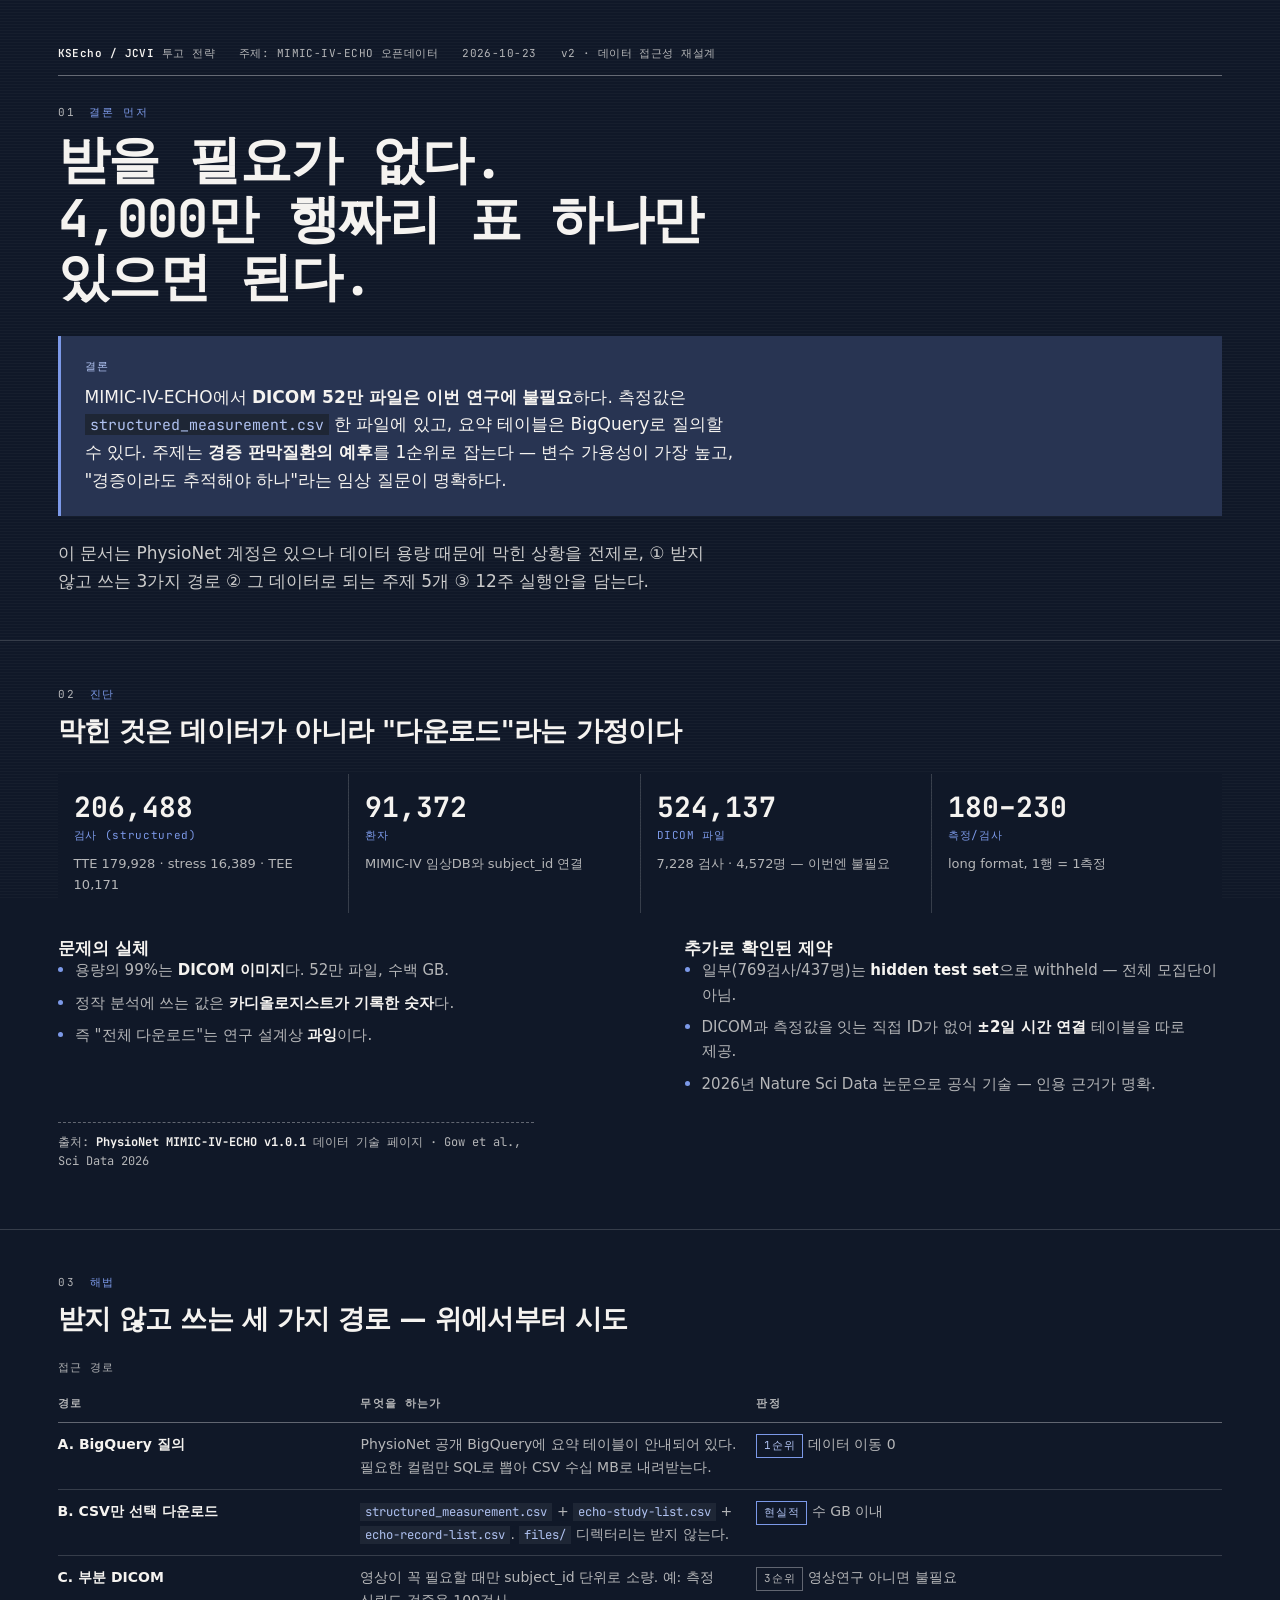
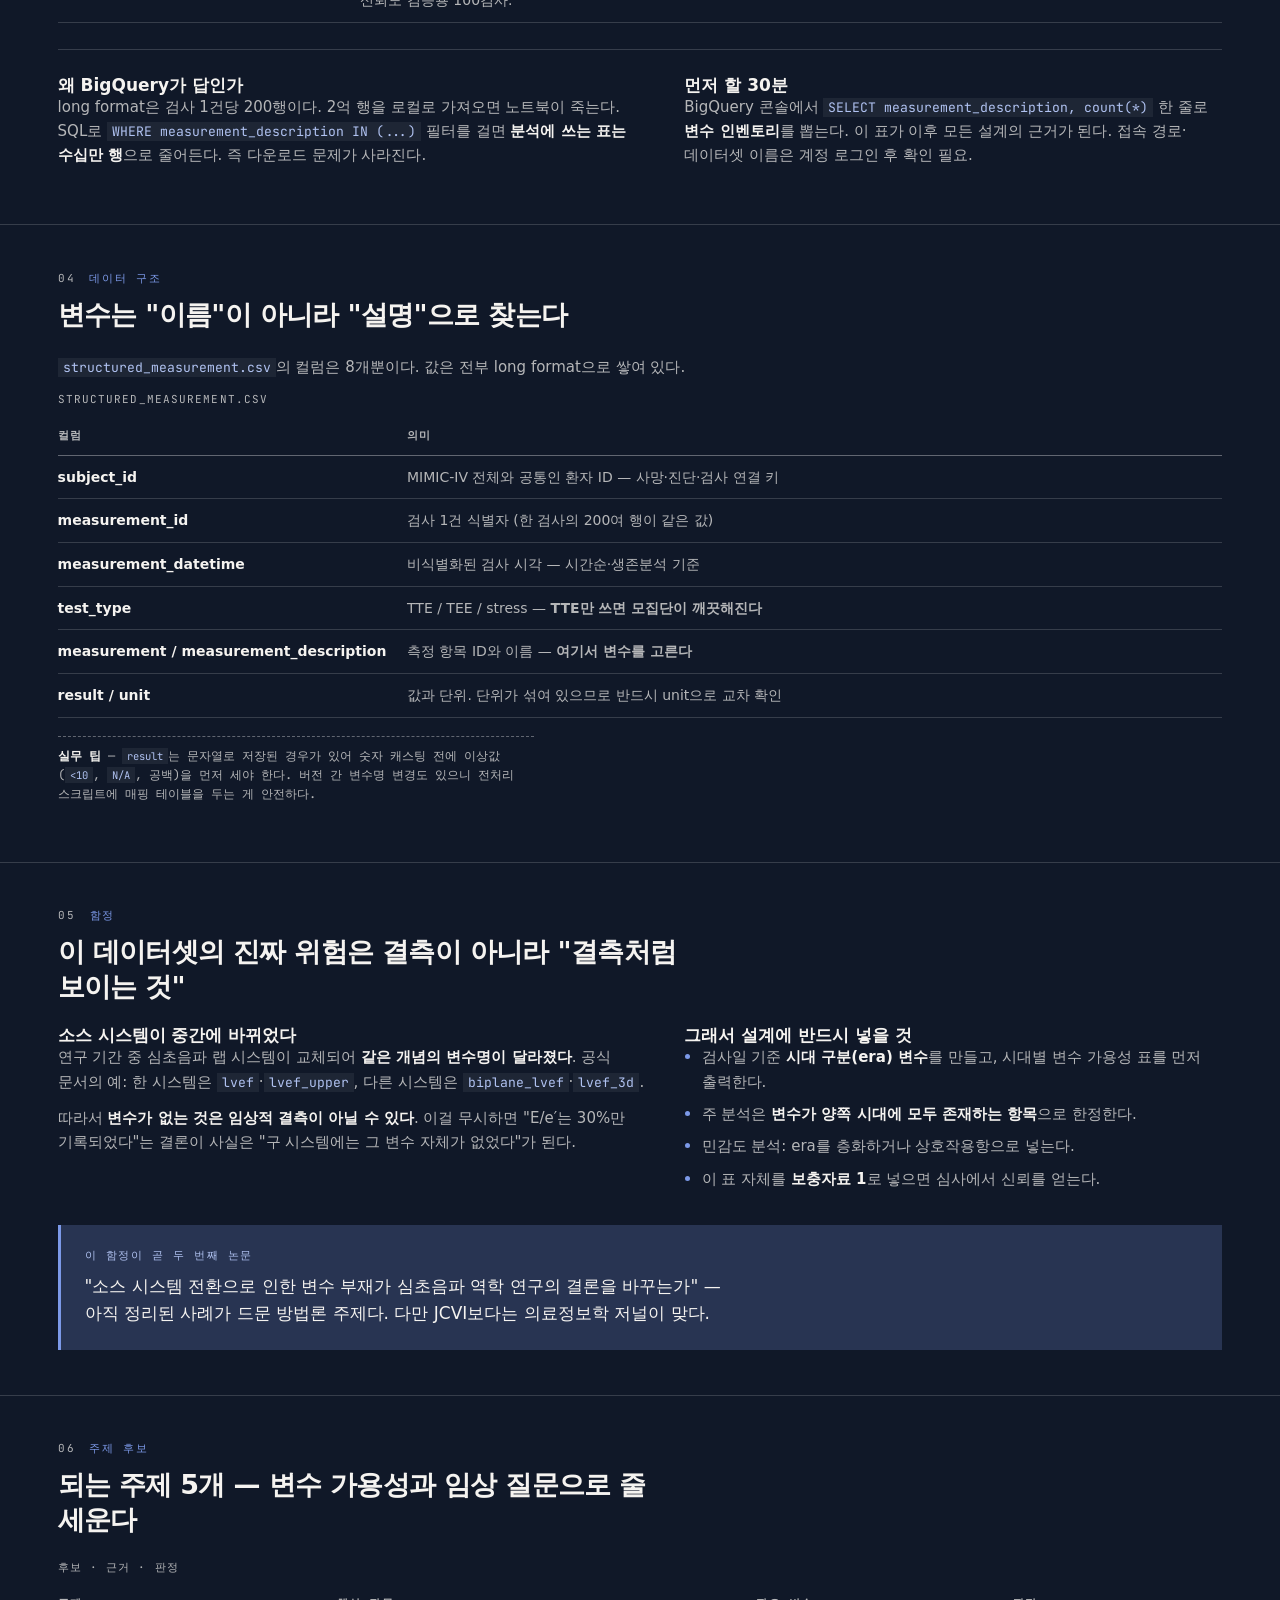
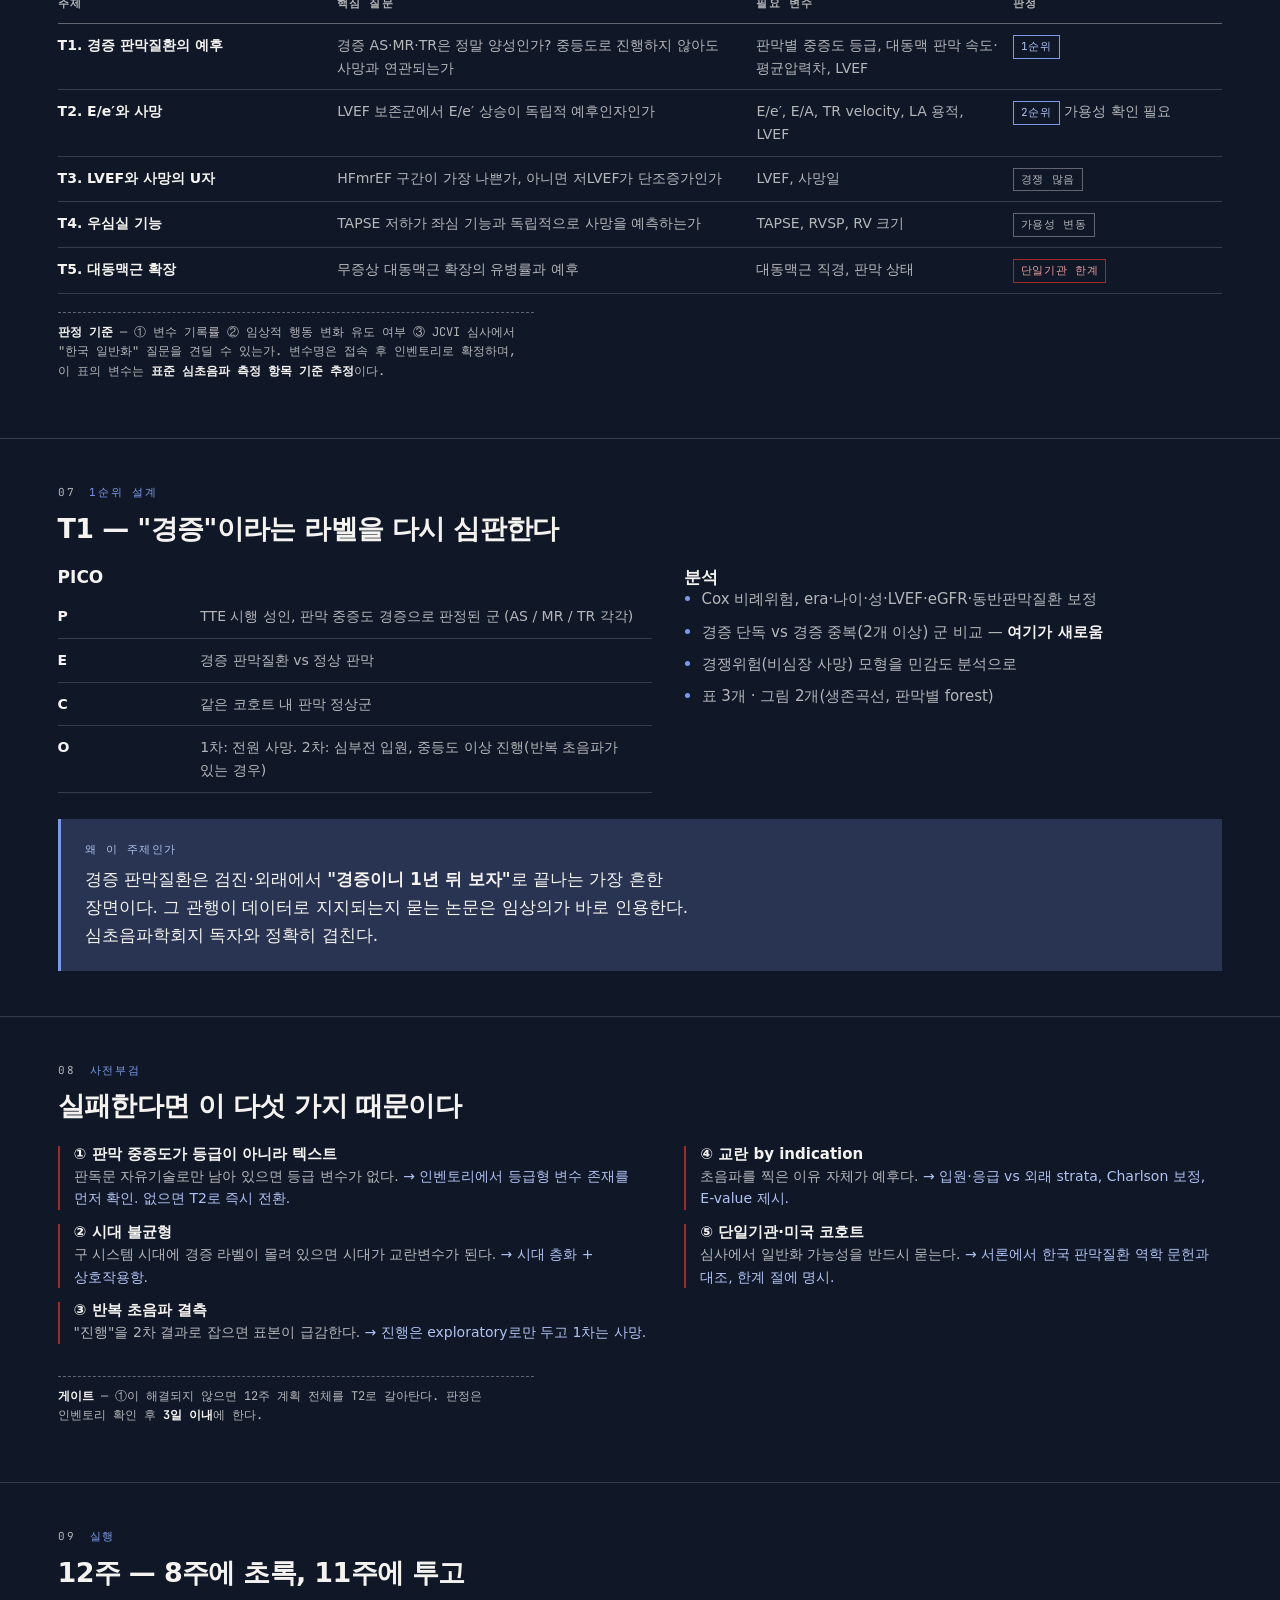
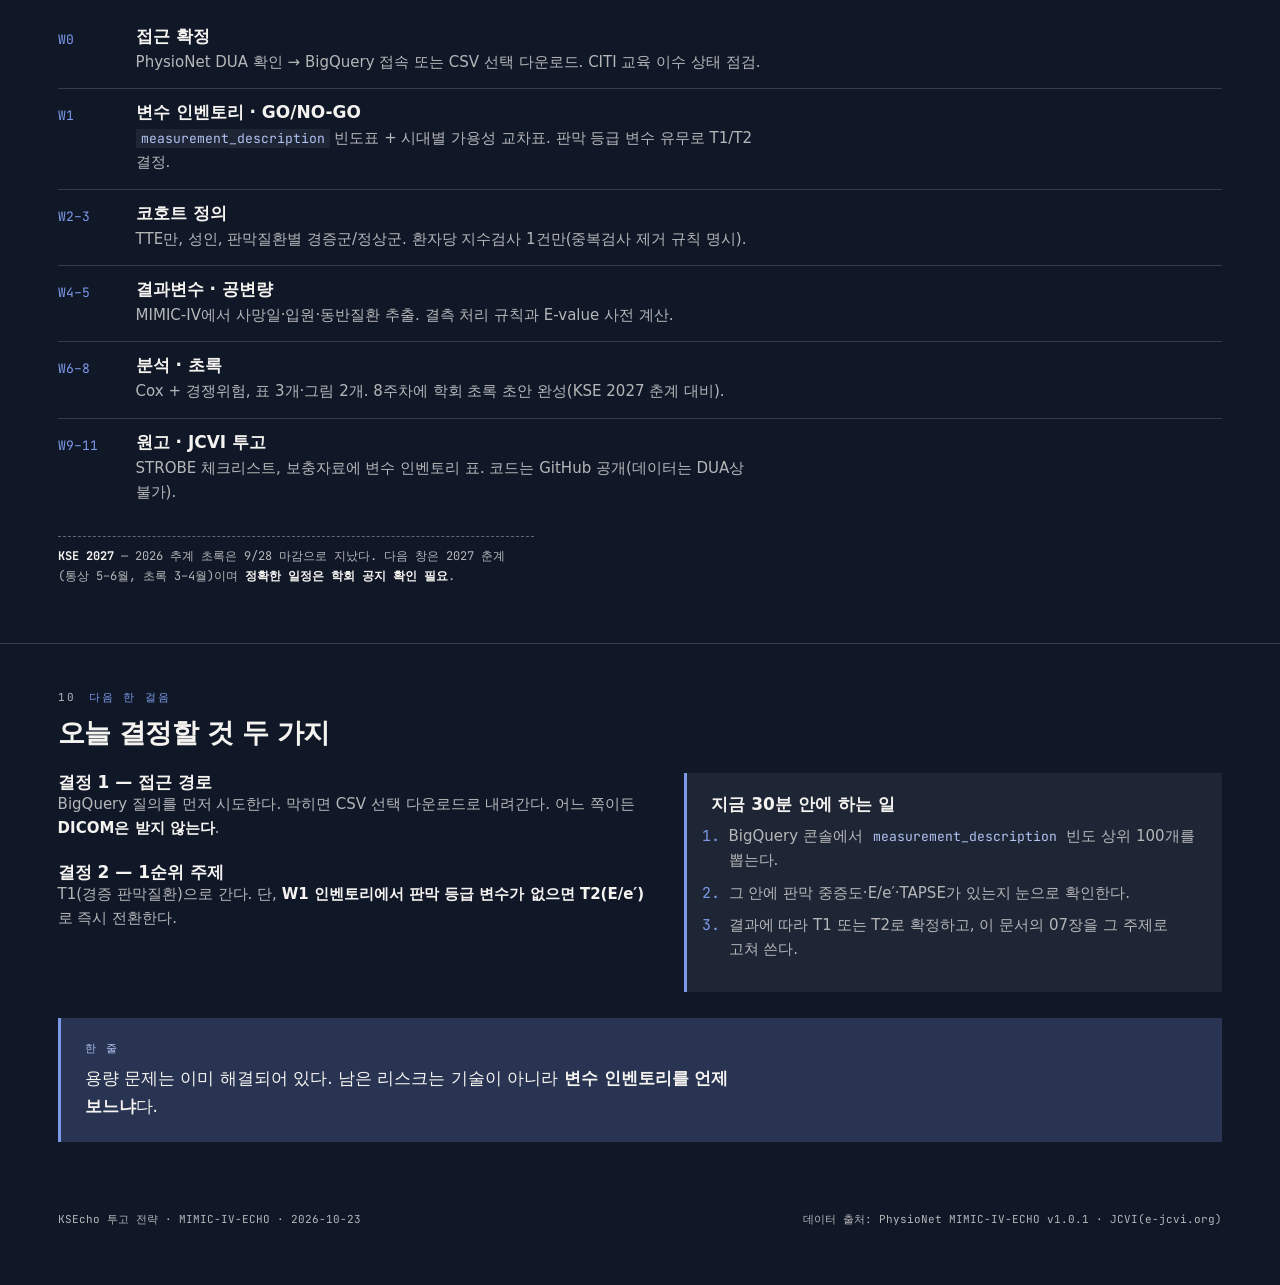
<file: reports/mimic-open-data.html>
<!DOCTYPE html>
<html lang="ko">
<head>
<meta charset="utf-8">
<meta name="viewport" content="width=device-width, initial-scale=1">
<title>KSEcho 투고 전략 — MIMIC-IV-ECHO 오픈데이터 활용</title>
<link rel="preconnect" href="https://fonts.googleapis.com">
<link rel="preconnect" href="https://fonts.gstatic.com" crossorigin>
<link href="https://fonts.googleapis.com/css2?family=JetBrains+Mono:wght@400;600;700&display=swap" rel="stylesheet">
<style>
/* design-craft — theme-advisor 로 생성한 토큰 (테마 전체).
 * theme: terminal-mono (터미널 모노 (기술·데이터)) · fingerprint: terminal-mono|mono-terminal|compressed|hard|scanlines|dark
 * color family: deep-ink (딥 네이비 잉크 + 황동) · accent #1D4ED8 · 매체 deck · 대상 심초음파 오픈데이터 연구 제안서
 * 타이포: 모노 터미널 · 밀도: 압축 · 질감: 스캔라인 · 모션: 거의 없음
 * 이미지: 차트·표
 * 규칙: 어두운 배경 + 형광 1색. 모노 라벨, 표가 화면을 채운다
 * 모션 주의: 인쇄·문서형. 페이드만, 큰 이동 금지
 */
:root {
  --color-surface-0: #101828;
  --color-surface-1: #1E2635;
  --color-surface-2: #2D3442;
  --color-surface-inverse: #F7F6F3;
  --color-surface-overlay: rgba(16, 24, 40, 0.78);
  --color-text-1: #F5F3F0;
  --color-text-2: #B5B6B8;
  --color-text-3: #CCCCCC;
  --color-text-on-inverse: #101828;
  --color-text-on-accent: #101828;
  --color-border: rgba(255, 255, 255, 0.16);
  --color-border-strong: rgba(255, 255, 255, 0.34);
  --color-accent: #7C99E8;
  --color-accent-quiet: #283452;
  --color-accent-strong: #B0C2F1;
  --color-focus: #1D4ED8;
  --color-positive: #2D6A4B;
  --color-warning: #7F5700;
  --color-negative: #A32A2A;
  --font-display: "JetBrains Mono", "D2Coding", ui-monospace, monospace;
  --font-body: "Pretendard", "Noto Sans KR", system-ui, sans-serif;
  --font-mono: "JetBrains Mono", "D2Coding", ui-monospace, monospace;
  --text-display: clamp(1.9rem, 4.2vw, 3.25rem);
  --text-h1: 2.25rem;
  --text-h2: 1.5rem;
  --text-h3: 1.0625rem;
  --text-body: 0.9375rem;
  --text-small: 0.8125rem;
  --leading-body: 1.62;
  --leading-heading: 1.12;
  --tracking-display: -0.01em;
  --tracking-body: 0;
  --space-base: 2px;
  --space-4: 10px;
  --space-12: 28px;
  --space-24: 48px;
  --section-y: clamp(28px, 3.5vw, 56px);
  --section-y-lg: clamp(44px, 5vw, 88px);
  --container-max: 1320px;
  --pad-x: clamp(28px, 4.5vw, 72px);
  --maxw: 1320px;
  --radius-sm: 0px;
  --radius-md: 0px;
  --radius-pill: 0px;
  --shadow-lift: none;
  --shadow-overlay: 8px 8px 0 0 var(--color-text-1);
  --surface-texture: scanlines(3px, .04);
  --surface-bg-extra: none;
  --duration-fast: 120ms;
  --duration-base: 180ms;
  --duration-scene: 320ms;
  --ease-standard: cubic-bezier(.4,0,.2,1);
  --stagger-step: 40ms;
}

/* 질감은 배경 레이어로 구현한다(토큰 값만 보고 손으로 hex 를 만들지 않는다):
   --surface-texture: grain|scanlines|grid|dots|duotone|none  ·  --surface-bg-extra: 배경 레이어 */
/* 인쇄(PDF·책)면 질감·그림자를 끄고 괘선·굵기로 위계를 만든다. */

:root { --color-negative-soft: #E9A0A0; }

</style>
<style>
  *, *::before, *::after { box-sizing: border-box; }
  html { -webkit-text-size-adjust: 100%; }
  body {
    margin: 0;
    background: var(--color-surface-0);
    color: var(--color-text-1);
    font-family: var(--font-body);
    font-size: var(--text-body);
    line-height: var(--leading-body);
    word-break: keep-all;
    line-break: strict;
    overflow-wrap: break-word;
    hyphens: none;
    -webkit-font-smoothing: antialiased;
  }
  /* 스캔라인 질감 — 배경 레이어 */
  body::before {
    content: "";
    position: fixed;
    inset: 0;
    pointer-events: none;
    z-index: 0;
    background: repeating-linear-gradient(
      to bottom,
      rgba(255,255,255,.028) 0px,
      rgba(255,255,255,.028) 1px,
      transparent 1px,
      transparent 3px
    );
  }
  .slide {
    position: relative;
    z-index: 1;
    width: 100%;
    max-width: 1280px;
    margin-inline: auto;
    padding-inline: var(--pad-x);
    padding-top: var(--section-y);
    padding-bottom: var(--section-y);
    border-bottom: 1px solid var(--color-border);
  }
  .slide:last-of-type { border-bottom: 0; }

  .kicker {
    font-family: var(--font-mono);
    font-size: .6875rem;
    letter-spacing: .16em;
    text-transform: uppercase;
    color: var(--color-accent);
    margin: 0 0 10px;
    display: flex;
    gap: 14px;
    align-items: baseline;
  }
  .kicker .idx { color: var(--color-text-2); }

  h1, h2, h3 { font-family: var(--font-display); letter-spacing: var(--tracking-display); line-height: var(--leading-heading); margin: 0; }
  h1 { font-size: var(--text-display); font-weight: 700; max-width: 24ch; letter-spacing: -0.022em; }
  h2 { font-family: var(--font-body); font-size: 1.6875rem; font-weight: 800; letter-spacing: -0.025em; line-height: 1.28; max-width: 34ch; margin-bottom: 22px; }
  h2 + .lede { margin-top: -8px; }
  h3 { font-size: var(--text-h3); font-family: var(--font-body); font-weight: 700; letter-spacing: 0; }

  .lede {
    font-size: 1.0625rem;
    color: var(--color-text-3);
    max-width: 62ch;
    margin: 14px 0 0;
  }
  p { margin: 0 0 12px; max-width: 68ch; color: var(--color-text-2); }
  p strong, li strong { color: var(--color-text-1); font-weight: 700; }

  ul, ol { margin: 0; padding-left: 1.15em; max-width: 68ch; }
  li { margin-bottom: 8px; color: var(--color-text-2); }
  li::marker { color: var(--color-accent); font-family: var(--font-mono); }

  .rule { height: 1px; background: var(--color-border); margin: 26px 0; border: 0; }

  /* 상단 상태 바 */
  .cover-bar {
    display: flex; flex-wrap: wrap; gap: 8px 24px;
    font-family: var(--font-mono); font-size: .6875rem;
    color: var(--color-text-2); letter-spacing: .04em;
    margin-bottom: 28px;
    padding-bottom: 12px;
    border-bottom: 1px solid var(--color-border-strong);
  }
  .cover-bar b { color: var(--color-text-1); font-weight: 600; }

  /* 결론 블록 */
  .verdict {
    margin-top: 30px;
    padding: 22px 24px;
    background: var(--color-accent-quiet);
    border-left: 3px solid var(--color-accent);
  }
  .verdict p { margin: 0; color: var(--color-text-1); font-size: 1.0625rem; max-width: 60ch; }
  .verdict .tag { font-family: var(--font-mono); font-size: .6875rem; letter-spacing: .14em; text-transform: uppercase; color: var(--color-accent-strong); display: block; margin-bottom: 8px; }

  /* 숫자 행 */
  .figures { display: grid; grid-template-columns: repeat(auto-fit, minmax(160px, 1fr)); gap: 1px; background: var(--color-border); margin: 26px 0; }
  .fig { background: var(--color-surface-0); padding: 18px 16px; }
  .fig .n { font-family: var(--font-mono); font-size: 1.75rem; font-weight: 700; color: var(--color-text-1); display: block; line-height: 1.05; }
  .fig .u { font-family: var(--font-mono); font-size: .6875rem; color: var(--color-accent); display: block; margin-top: 6px; letter-spacing: .06em; }
  .fig .d { font-size: .8125rem; color: var(--color-text-2); display: block; margin-top: 8px; }

  /* 2단 */
  .cols { display: grid; gap: 32px; }
  @media (min-width: 900px) { .cols.two { grid-template-columns: 1.05fr .95fr; } .cols.three { grid-template-columns: repeat(3, 1fr); } }

  /* 표 — 좌우 기준선 유지 */
  table { width: 100%; max-width: 100%; table-layout: fixed; border-collapse: collapse; font-size: .875rem; margin: 8px 0 4px; }
  caption { text-align: left; font-family: var(--font-mono); font-size: .6875rem; letter-spacing: .1em; text-transform: uppercase; color: var(--color-text-2); padding-bottom: 8px; }
  th, td { text-align: left; padding: 10px 14px 10px 0; overflow-wrap: break-word; border-bottom: 1px solid var(--color-border); vertical-align: top; }
  th { font-family: var(--font-mono); font-size: .6875rem; letter-spacing: .1em; text-transform: uppercase; color: var(--color-text-2); font-weight: 600; border-bottom-color: var(--color-border-strong); }
  td:first-child { color: var(--color-text-1); font-weight: 600; }
  td { color: var(--color-text-2); }
  .num { font-family: var(--font-mono); font-variant-numeric: tabular-nums; color: var(--color-text-1); }

  .pill { display: inline-block; font-family: var(--font-mono); font-size: .6875rem; letter-spacing: .06em; padding: 2px 7px; border: 1px solid var(--color-border-strong); color: var(--color-text-2); white-space: nowrap; }
  .pill.ok { border-color: var(--color-accent); color: var(--color-accent-strong); }
  .pill.no { border-color: var(--color-negative); color: var(--color-negative-soft); }

  .note { font-family: var(--font-mono); font-size: .75rem; color: var(--color-text-2); border-top: 1px dashed var(--color-border-strong); padding-top: 10px; margin-top: 18px; }
  .note b { color: var(--color-text-1); }

  code { font-family: var(--font-mono); font-size: .875em; background: var(--color-surface-1); padding: 1px 5px; color: var(--color-accent-strong); }

  .step { display: grid; grid-template-columns: 62px 1fr; gap: 16px; padding: 14px 0; border-bottom: 1px solid var(--color-border); }
  .step:last-child { border-bottom: 0; }
  .step .w { font-family: var(--font-mono); font-size: .8125rem; color: var(--color-accent); padding-top: 2px; }
  .step h3 { margin-bottom: 4px; }
  .step p { margin: 0; font-size: .9375rem; }

  .risk { border-left: 2px solid var(--color-negative); padding-left: 14px; margin-bottom: 14px; }
  .risk h3 { font-size: .9375rem; margin-bottom: 2px; }
  .risk p { font-size: .875rem; margin: 0; }
  .fix { color: var(--color-accent-strong); }

  footer { max-width: 1280px; margin-inline: auto; padding: 24px var(--pad-x) 56px; font-family: var(--font-mono); font-size: .6875rem; color: var(--color-text-2); display: flex; justify-content: space-between; gap: 16px; }

  a { color: var(--color-accent-strong); }
  :focus-visible { outline: 2px solid var(--color-focus); outline-offset: 3px; }

  @media (prefers-reduced-motion: no-preference) {
    .slide > * { animation: rise var(--duration-scene) var(--ease-standard) both; }
    .slide > *:nth-child(2) { animation-delay: calc(var(--stagger-step) * 1); }
    .slide > *:nth-child(3) { animation-delay: calc(var(--stagger-step) * 2); }
    @keyframes rise { from { opacity: 0; transform: translateY(6px); } to { opacity: 1; transform: none; } }
  }

  @media (max-width: 620px) {
    table { font-size: .8125rem; }
    th, td { padding: 8px 8px 8px 0; }
    .step { grid-template-columns: 48px 1fr; gap: 10px; }
    .pill { white-space: normal; }
    .figures { grid-template-columns: 1fr 1fr; }
  }

  @media print {
    @page { size: A4 landscape; margin: 8mm; }
    body::before { display: none; }
    .slide { break-after: page; max-width: none; padding-top: 10mm; padding-bottom: 10mm; }
    .slide > * { animation: none !important; }
  }
</style>
</head>
<body>

<section class="slide">
  <div class="cover-bar">
    <span><b>KSEcho / JCVI</b> 투고 전략</span>
    <span>주제: MIMIC-IV-ECHO 오픈데이터</span>
    <span>2026-10-23</span>
    <span>v2 · 데이터 접근성 재설계</span>
  </div>
  <p class="kicker"><span class="idx">01</span><span>결론 먼저</span></p>
  <h1>받을 필요가 없다.<br>4,000만 행짜리 표 하나만 있으면 된다.</h1>
  <div class="verdict">
    <span class="tag">결론</span>
    <p>MIMIC-IV-ECHO에서 <strong>DICOM 52만 파일은 이번 연구에 불필요</strong>하다. 측정값은 <code>structured_measurement.csv</code> 한 파일에 있고, 요약 테이블은 BigQuery로 질의할 수 있다. 주제는 <strong>경증 판막질환의 예후</strong>를 1순위로 잡는다 — 변수 가용성이 가장 높고, "경증이라도 추적해야 하나"라는 임상 질문이 명확하다.</p>
  </div>
  <p class="lede" style="margin-top:24px">이 문서는 PhysioNet 계정은 있으나 데이터 용량 때문에 막힌 상황을 전제로, ① 받지 않고 쓰는 3가지 경로 ② 그 데이터로 되는 주제 5개 ③ 12주 실행안을 담는다.</p>
</section>

<section class="slide">
  <p class="kicker"><span class="idx">02</span><span>진단</span></p>
  <h2>막힌 것은 데이터가 아니라 "다운로드"라는 가정이다</h2>
  <div class="figures">
    <div class="fig"><span class="n">206,488</span><span class="u">검사 (structured)</span><span class="d">TTE 179,928 · stress 16,389 · TEE 10,171</span></div>
    <div class="fig"><span class="n">91,372</span><span class="u">환자</span><span class="d">MIMIC-IV 임상DB와 subject_id 연결</span></div>
    <div class="fig"><span class="n">524,137</span><span class="u">DICOM 파일</span><span class="d">7,228 검사 · 4,572명 — 이번엔 불필요</span></div>
    <div class="fig"><span class="n">180–230</span><span class="u">측정/검사</span><span class="d">long format, 1행 = 1측정</span></div>
  </div>
  <div class="cols two">
    <div>
      <h3>문제의 실체</h3>
      <ul>
        <li>용량의 99%는 <strong>DICOM 이미지</strong>다. 52만 파일, 수백 GB.</li>
        <li>정작 분석에 쓰는 값은 <strong>카디올로지스트가 기록한 숫자</strong>다.</li>
        <li>즉 "전체 다운로드"는 연구 설계상 <strong>과잉</strong>이다.</li>
      </ul>
    </div>
    <div>
      <h3>추가로 확인된 제약</h3>
      <ul>
        <li>일부(769검사/437명)는 <strong>hidden test set</strong>으로 withheld — 전체 모집단이 아님.</li>
        <li>DICOM과 측정값을 잇는 직접 ID가 없어 <strong>±2일 시간 연결</strong> 테이블을 따로 제공.</li>
        <li>2026년 Nature Sci Data 논문으로 공식 기술 — 인용 근거가 명확.</li>
      </ul>
    </div>
  </div>
  <p class="note">출처: <b>PhysioNet MIMIC-IV-ECHO v1.0.1</b> 데이터 기술 페이지 · Gow et al., Sci Data 2026</p>
</section>

<section class="slide">
  <p class="kicker"><span class="idx">03</span><span>해법</span></p>
  <h2>받지 않고 쓰는 세 가지 경로 — 위에서부터 시도</h2>
  <table>
    <caption>접근 경로</caption>
    <thead><tr><th style="width:26%">경로</th><th style="width:34%">무엇을 하는가</th><th>판정</th></tr></thead>
    <tbody>
      <tr><td>A. BigQuery 질의</td><td>PhysioNet 공개 BigQuery에 요약 테이블이 안내되어 있다. 필요한 컬럼만 SQL로 뽑아 CSV 수십 MB로 내려받는다.</td><td><span class="pill ok">1순위</span> 데이터 이동 0</td></tr>
      <tr><td>B. CSV만 선택 다운로드</td><td><code>structured_measurement.csv</code> + <code>echo-study-list.csv</code> + <code>echo-record-list.csv</code>. <code>files/</code> 디렉터리는 받지 않는다.</td><td><span class="pill ok">현실적</span> 수 GB 이내</td></tr>
      <tr><td>C. 부분 DICOM</td><td>영상이 꼭 필요할 때만 subject_id 단위로 소량. 예: 측정 신뢰도 검증용 100검사.</td><td><span class="pill">3순위</span> 영상연구 아니면 불필요</td></tr>
    </tbody>
  </table>
  <div class="rule"></div>
  <div class="cols two">
    <div>
      <h3>왜 BigQuery가 답인가</h3>
      <p>long format은 검사 1건당 200행이다. 2억 행을 로컬로 가져오면 노트북이 죽는다. SQL로 <code>WHERE measurement_description IN (...)</code> 필터를 걸면 <strong>분석에 쓰는 표는 수십만 행</strong>으로 줄어든다. 즉 다운로드 문제가 사라진다.</p>
    </div>
    <div>
      <h3>먼저 할 30분</h3>
      <p>BigQuery 콘솔에서 <code>SELECT measurement_description, count(*)</code> 한 줄로 <strong>변수 인벤토리</strong>를 뽑는다. 이 표가 이후 모든 설계의 근거가 된다. 접속 경로·데이터셋 이름은 계정 로그인 후 확인 필요.</p>
    </div>
  </div>
</section>

<section class="slide">
  <p class="kicker"><span class="idx">04</span><span>데이터 구조</span></p>
  <h2>변수는 "이름"이 아니라 "설명"으로 찾는다</h2>
  <p><code>structured_measurement.csv</code>의 컬럼은 8개뿐이다. 값은 전부 long format으로 쌓여 있다.</p>
  <table>
    <caption>structured_measurement.csv</caption>
    <thead><tr><th style="width:30%">컬럼</th><th>의미</th></tr></thead>
    <tbody>
      <tr><td>subject_id</td><td>MIMIC-IV 전체와 공통인 환자 ID — 사망·진단·검사 연결 키</td></tr>
      <tr><td>measurement_id</td><td>검사 1건 식별자 (한 검사의 200여 행이 같은 값)</td></tr>
      <tr><td>measurement_datetime</td><td>비식별화된 검사 시각 — 시간순·생존분석 기준</td></tr>
      <tr><td>test_type</td><td>TTE / TEE / stress — <strong>TTE만 쓰면 모집단이 깨끗해진다</strong></td></tr>
      <tr><td>measurement / measurement_description</td><td>측정 항목 ID와 이름 — <strong>여기서 변수를 고른다</strong></td></tr>
      <tr><td>result / unit</td><td>값과 단위. 단위가 섞여 있으므로 반드시 unit으로 교차 확인</td></tr>
    </tbody>
  </table>
  <p class="note"><b>실무 팁</b> — <code>result</code>는 문자열로 저장된 경우가 있어 숫자 캐스팅 전에 이상값(<code>&lt;10</code>, <code>N/A</code>, 공백)을 먼저 세야 한다. 버전 간 변수명 변경도 있으니 전처리 스크립트에 매핑 테이블을 두는 게 안전하다.</p>
</section>

<section class="slide">
  <p class="kicker"><span class="idx">05</span><span>함정</span></p>
  <h2>이 데이터셋의 진짜 위험은 결측이 아니라 "결측처럼 보이는 것"</h2>
  <div class="cols two">
    <div>
      <h3>소스 시스템이 중간에 바뀌었다</h3>
      <p>연구 기간 중 심초음파 랩 시스템이 교체되어 <strong>같은 개념의 변수명이 달라졌다</strong>. 공식 문서의 예: 한 시스템은 <code>lvef</code>·<code>lvef_upper</code>, 다른 시스템은 <code>biplane_lvef</code>·<code>lvef_3d</code>.</p>
      <p>따라서 <strong>변수가 없는 것은 임상적 결측이 아닐 수 있다</strong>. 이걸 무시하면 "E/e′는 30%만 기록되었다"는 결론이 사실은 "구 시스템에는 그 변수 자체가 없었다"가 된다.</p>
    </div>
    <div>
      <h3>그래서 설계에 반드시 넣을 것</h3>
      <ul>
        <li>검사일 기준 <strong>시대 구분(era) 변수</strong>를 만들고, 시대별 변수 가용성 표를 먼저 출력한다.</li>
        <li>주 분석은 <strong>변수가 양쪽 시대에 모두 존재하는 항목</strong>으로 한정한다.</li>
        <li>민감도 분석: era를 층화하거나 상호작용항으로 넣는다.</li>
        <li>이 표 자체를 <strong>보충자료 1</strong>로 넣으면 심사에서 신뢰를 얻는다.</li>
      </ul>
    </div>
  </div>
  <div class="verdict" style="margin-top:26px">
    <span class="tag">이 함정이 곧 두 번째 논문</span>
    <p>"소스 시스템 전환으로 인한 변수 부재가 심초음파 역학 연구의 결론을 바꾸는가" — 아직 정리된 사례가 드문 방법론 주제다. 다만 JCVI보다는 의료정보학 저널이 맞다.</p>
  </div>
</section>

<section class="slide">
  <p class="kicker"><span class="idx">06</span><span>주제 후보</span></p>
  <h2>되는 주제 5개 — 변수 가용성과 임상 질문으로 줄 세운다</h2>
  <table>
    <caption>후보 · 근거 · 판정</caption>
    <thead><tr><th style="width:24%">주제</th><th style="width:36%">핵심 질문</th><th style="width:22%">필요 변수</th><th>판정</th></tr></thead>
    <tbody>
      <tr><td>T1. 경증 판막질환의 예후</td><td>경증 AS·MR·TR은 정말 양성인가? 중등도로 진행하지 않아도 사망과 연관되는가</td><td>판막별 중증도 등급, 대동맥 판막 속도·평균압력차, LVEF</td><td><span class="pill ok">1순위</span></td></tr>
      <tr><td>T2. E/e′와 사망</td><td>LVEF 보존군에서 E/e′ 상승이 독립적 예후인자인가</td><td>E/e′, E/A, TR velocity, LA 용적, LVEF</td><td><span class="pill ok">2순위</span> 가용성 확인 필요</td></tr>
      <tr><td>T3. LVEF와 사망의 U자</td><td>HFmrEF 구간이 가장 나쁜가, 아니면 저LVEF가 단조증가인가</td><td>LVEF, 사망일</td><td><span class="pill">경쟁 많음</span></td></tr>
      <tr><td>T4. 우심실 기능</td><td>TAPSE 저하가 좌심 기능과 독립적으로 사망을 예측하는가</td><td>TAPSE, RVSP, RV 크기</td><td><span class="pill">가용성 변동</span></td></tr>
      <tr><td>T5. 대동맥근 확장</td><td>무증상 대동맥근 확장의 유병률과 예후</td><td>대동맥근 직경, 판막 상태</td><td><span class="pill no">단일기관 한계</span></td></tr>
    </tbody>
  </table>
  <p class="note"><b>판정 기준</b> — ① 변수 기록률 ② 임상적 행동 변화 유도 여부 ③ JCVI 심사에서 "한국 일반화" 질문을 견딜 수 있는가. 변수명은 접속 후 인벤토리로 확정하며, 이 표의 변수는 <b>표준 심초음파 측정 항목 기준 추정</b>이다.</p>
</section>

<section class="slide">
  <p class="kicker"><span class="idx">07</span><span>1순위 설계</span></p>
  <h2>T1 — "경증"이라는 라벨을 다시 심판한다</h2>
  <div class="cols two">
    <div>
      <h3>PICO</h3>
      <table>
        <tbody>
          <tr><td style="width:24%">P</td><td>TTE 시행 성인, 판막 중증도 경증으로 판정된 군 (AS / MR / TR 각각)</td></tr>
          <tr><td>E</td><td>경증 판막질환 vs 정상 판막</td></tr>
          <tr><td>C</td><td>같은 코호트 내 판막 정상군</td></tr>
          <tr><td>O</td><td>1차: 전원 사망. 2차: 심부전 입원, 중등도 이상 진행(반복 초음파가 있는 경우)</td></tr>
        </tbody>
      </table>
    </div>
    <div>
      <h3>분석</h3>
      <ul>
        <li>Cox 비례위험, era·나이·성·LVEF·eGFR·동반판막질환 보정</li>
        <li>경증 단독 vs 경증 중복(2개 이상) 군 비교 — <strong>여기가 새로움</strong></li>
        <li>경쟁위험(비심장 사망) 모형을 민감도 분석으로</li>
        <li>표 3개 · 그림 2개(생존곡선, 판막별 forest)</li>
      </ul>
    </div>
  </div>
  <div class="verdict" style="margin-top:22px">
    <span class="tag">왜 이 주제인가</span>
    <p>경증 판막질환은 검진·외래에서 <strong>"경증이니 1년 뒤 보자"</strong>로 끝나는 가장 흔한 장면이다. 그 관행이 데이터로 지지되는지 묻는 논문은 임상의가 바로 인용한다. 심초음파학회지 독자와 정확히 겹친다.</p>
  </div>
</section>

<section class="slide">
  <p class="kicker"><span class="idx">08</span><span>사전부검</span></p>
  <h2>실패한다면 이 다섯 가지 때문이다</h2>
  <div class="cols two">
    <div>
      <div class="risk"><h3>① 판막 중증도가 등급이 아니라 텍스트</h3><p>판독문 자유기술로만 남아 있으면 등급 변수가 없다. <span class="fix">→ 인벤토리에서 등급형 변수 존재를 먼저 확인. 없으면 T2로 즉시 전환.</span></p></div>
      <div class="risk"><h3>② 시대 불균형</h3><p>구 시스템 시대에 경증 라벨이 몰려 있으면 시대가 교란변수가 된다. <span class="fix">→ 시대 층화 + 상호작용항.</span></p></div>
      <div class="risk"><h3>③ 반복 초음파 결측</h3><p>"진행"을 2차 결과로 잡으면 표본이 급감한다. <span class="fix">→ 진행은 exploratory로만 두고 1차는 사망.</span></p></div>
    </div>
    <div>
      <div class="risk"><h3>④ 교란 by indication</h3><p>초음파를 찍은 이유 자체가 예후다. <span class="fix">→ 입원·응급 vs 외래 strata, Charlson 보정, E-value 제시.</span></p></div>
      <div class="risk"><h3>⑤ 단일기관·미국 코호트</h3><p>심사에서 일반화 가능성을 반드시 묻는다. <span class="fix">→ 서론에서 한국 판막질환 역학 문헌과 대조, 한계 절에 명시.</span></p></div>
    </div>
  </div>
  <p class="note"><b>게이트</b> — ①이 해결되지 않으면 12주 계획 전체를 T2로 갈아탄다. 판정은 인벤토리 확인 후 <b>3일 이내</b>에 한다.</p>
</section>

<section class="slide">
  <p class="kicker"><span class="idx">09</span><span>실행</span></p>
  <h2>12주 — 8주에 초록, 11주에 투고</h2>
  <div>
    <div class="step"><span class="w">W0</span><div><h3>접근 확정</h3><p>PhysioNet DUA 확인 → BigQuery 접속 또는 CSV 선택 다운로드. CITI 교육 이수 상태 점검.</p></div></div>
    <div class="step"><span class="w">W1</span><div><h3>변수 인벤토리 · GO/NO-GO</h3><p><code>measurement_description</code> 빈도표 + 시대별 가용성 교차표. 판막 등급 변수 유무로 T1/T2 결정.</p></div></div>
    <div class="step"><span class="w">W2–3</span><div><h3>코호트 정의</h3><p>TTE만, 성인, 판막질환별 경증군/정상군. 환자당 지수검사 1건만(중복검사 제거 규칙 명시).</p></div></div>
    <div class="step"><span class="w">W4–5</span><div><h3>결과변수 · 공변량</h3><p>MIMIC-IV에서 사망일·입원·동반질환 추출. 결측 처리 규칙과 E-value 사전 계산.</p></div></div>
    <div class="step"><span class="w">W6–8</span><div><h3>분석 · 초록</h3><p>Cox + 경쟁위험, 표 3개·그림 2개. 8주차에 학회 초록 초안 완성(KSE 2027 춘계 대비).</p></div></div>
    <div class="step"><span class="w">W9–11</span><div><h3>원고 · JCVI 투고</h3><p>STROBE 체크리스트, 보충자료에 변수 인벤토리 표. 코드는 GitHub 공개(데이터는 DUA상 불가).</p></div></div>
  </div>
  <p class="note"><b>KSE 2027</b> — 2026 추계 초록은 9/28 마감으로 지났다. 다음 창은 2027 춘계(통상 5–6월, 초록 3–4월)이며 <b>정확한 일정은 학회 공지 확인 필요</b>.</p>
</section>

<section class="slide">
  <p class="kicker"><span class="idx">10</span><span>다음 한 걸음</span></p>
  <h2>오늘 결정할 것 두 가지</h2>
  <div class="cols two">
    <div>
      <h3>결정 1 — 접근 경로</h3>
      <p>BigQuery 질의를 먼저 시도한다. 막히면 CSV 선택 다운로드로 내려간다. 어느 쪽이든 <strong>DICOM은 받지 않는다</strong>.</p>
      <h3 style="margin-top:22px">결정 2 — 1순위 주제</h3>
      <p>T1(경증 판막질환)으로 간다. 단, <strong>W1 인벤토리에서 판막 등급 변수가 없으면 T2(E/e′)</strong> 로 즉시 전환한다.</p>
    </div>
    <div style="background:var(--color-surface-1); padding:22px 24px; border-left:3px solid var(--color-accent);">
      <h3>지금 30분 안에 하는 일</h3>
      <ol style="margin-top:10px">
        <li>BigQuery 콘솔에서 <code>measurement_description</code> 빈도 상위 100개를 뽑는다.</li>
        <li>그 안에 판막 중증도·E/e′·TAPSE가 있는지 눈으로 확인한다.</li>
        <li>결과에 따라 T1 또는 T2로 확정하고, 이 문서의 07장을 그 주제로 고쳐 쓴다.</li>
      </ol>
    </div>
  </div>
  <div class="verdict" style="margin-top:26px">
    <span class="tag">한 줄</span>
    <p>용량 문제는 이미 해결되어 있다. 남은 리스크는 기술이 아니라 <strong>변수 인벤토리를 언제 보느냐</strong>다.</p>
  </div>
</section>

<footer>
  <span>KSEcho 투고 전략 · MIMIC-IV-ECHO · 2026-10-23</span>
  <span>데이터 출처: PhysioNet MIMIC-IV-ECHO v1.0.1 · JCVI(e-jcvi.org)</span>
</footer>

</body>
</html>
</file>
